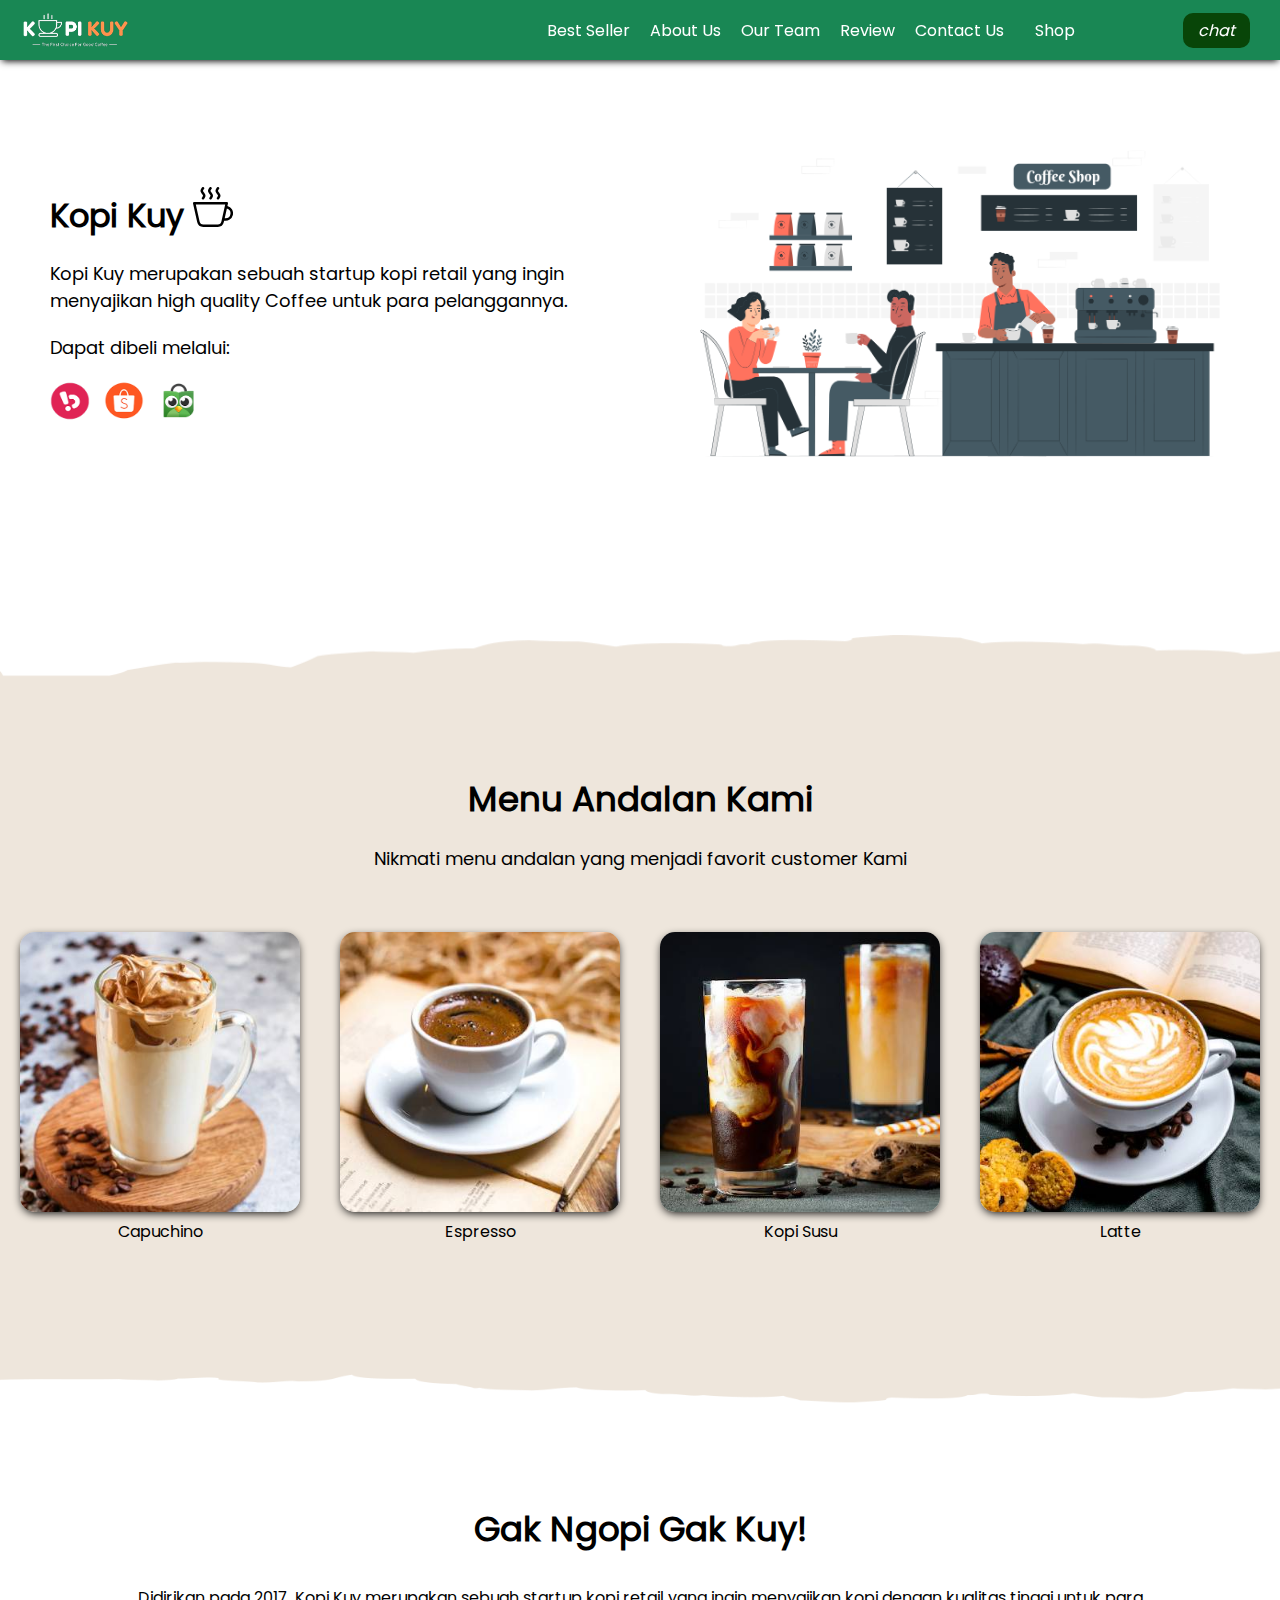
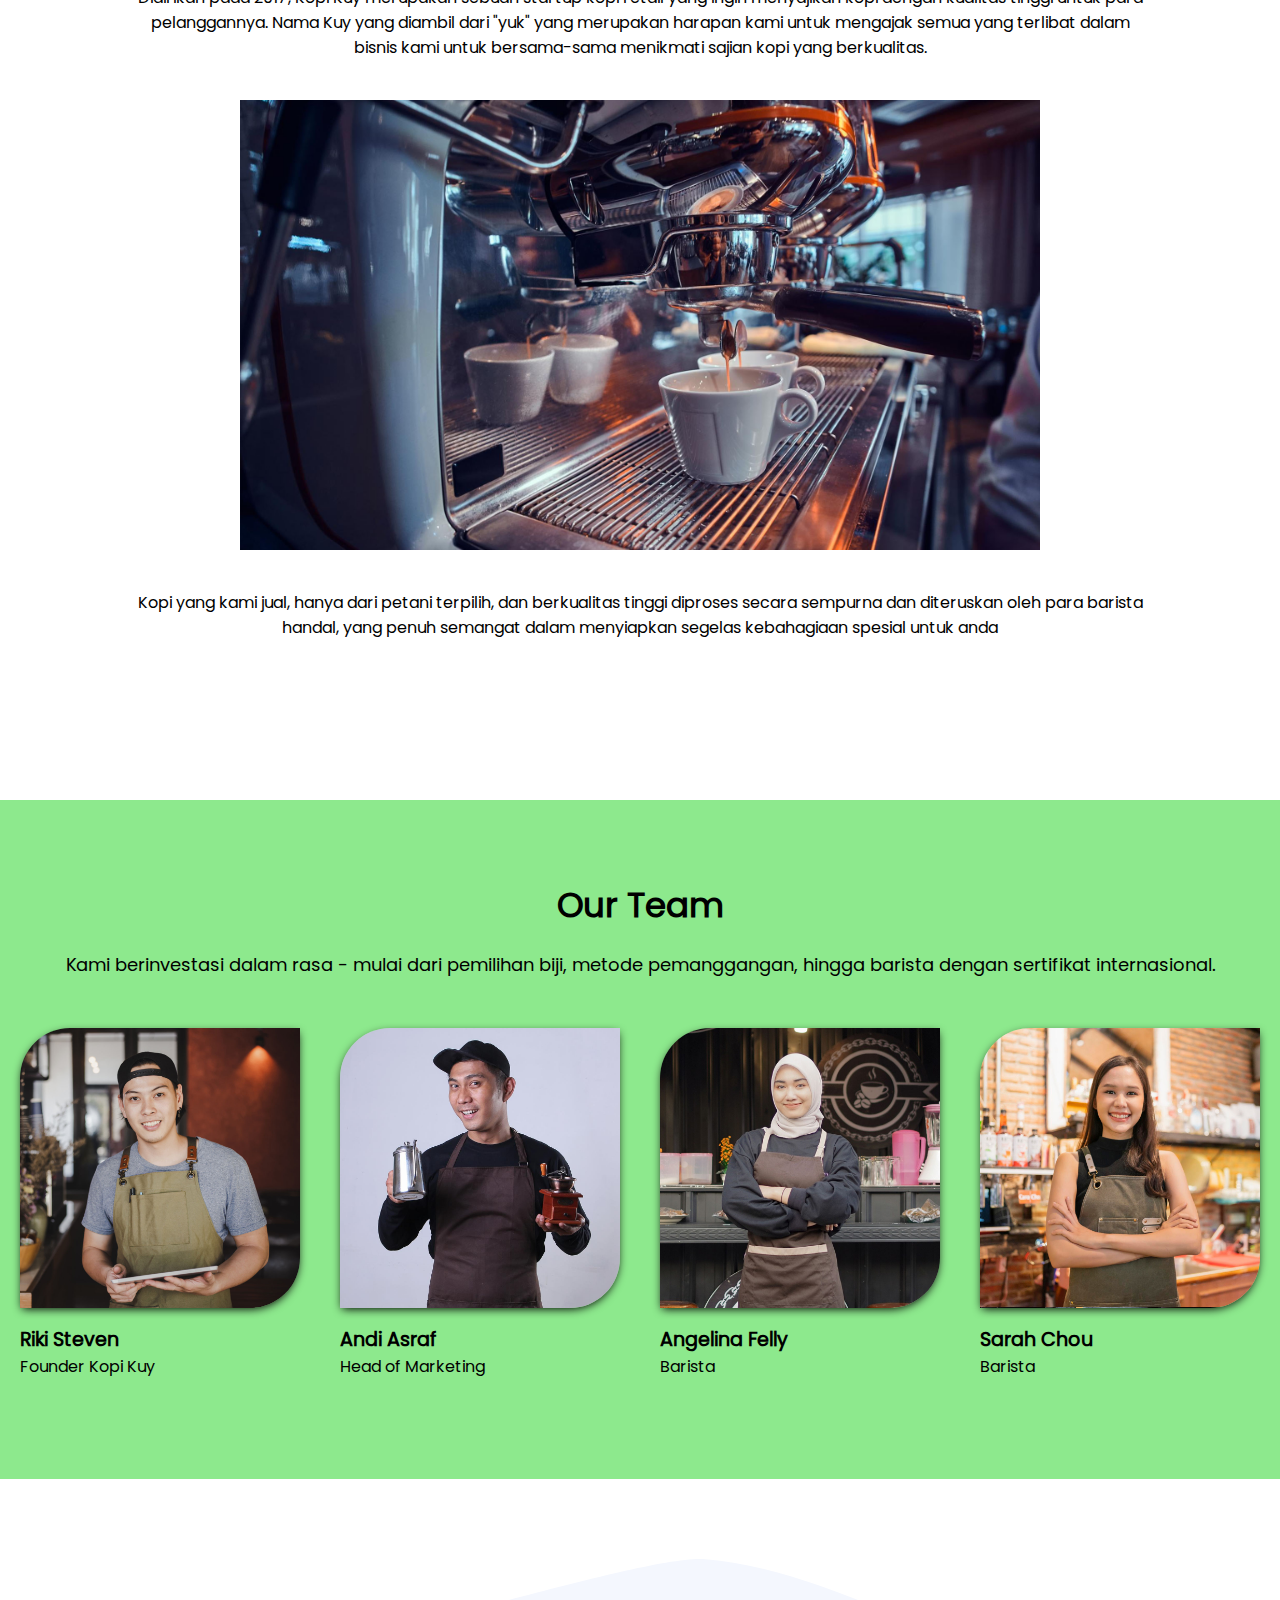
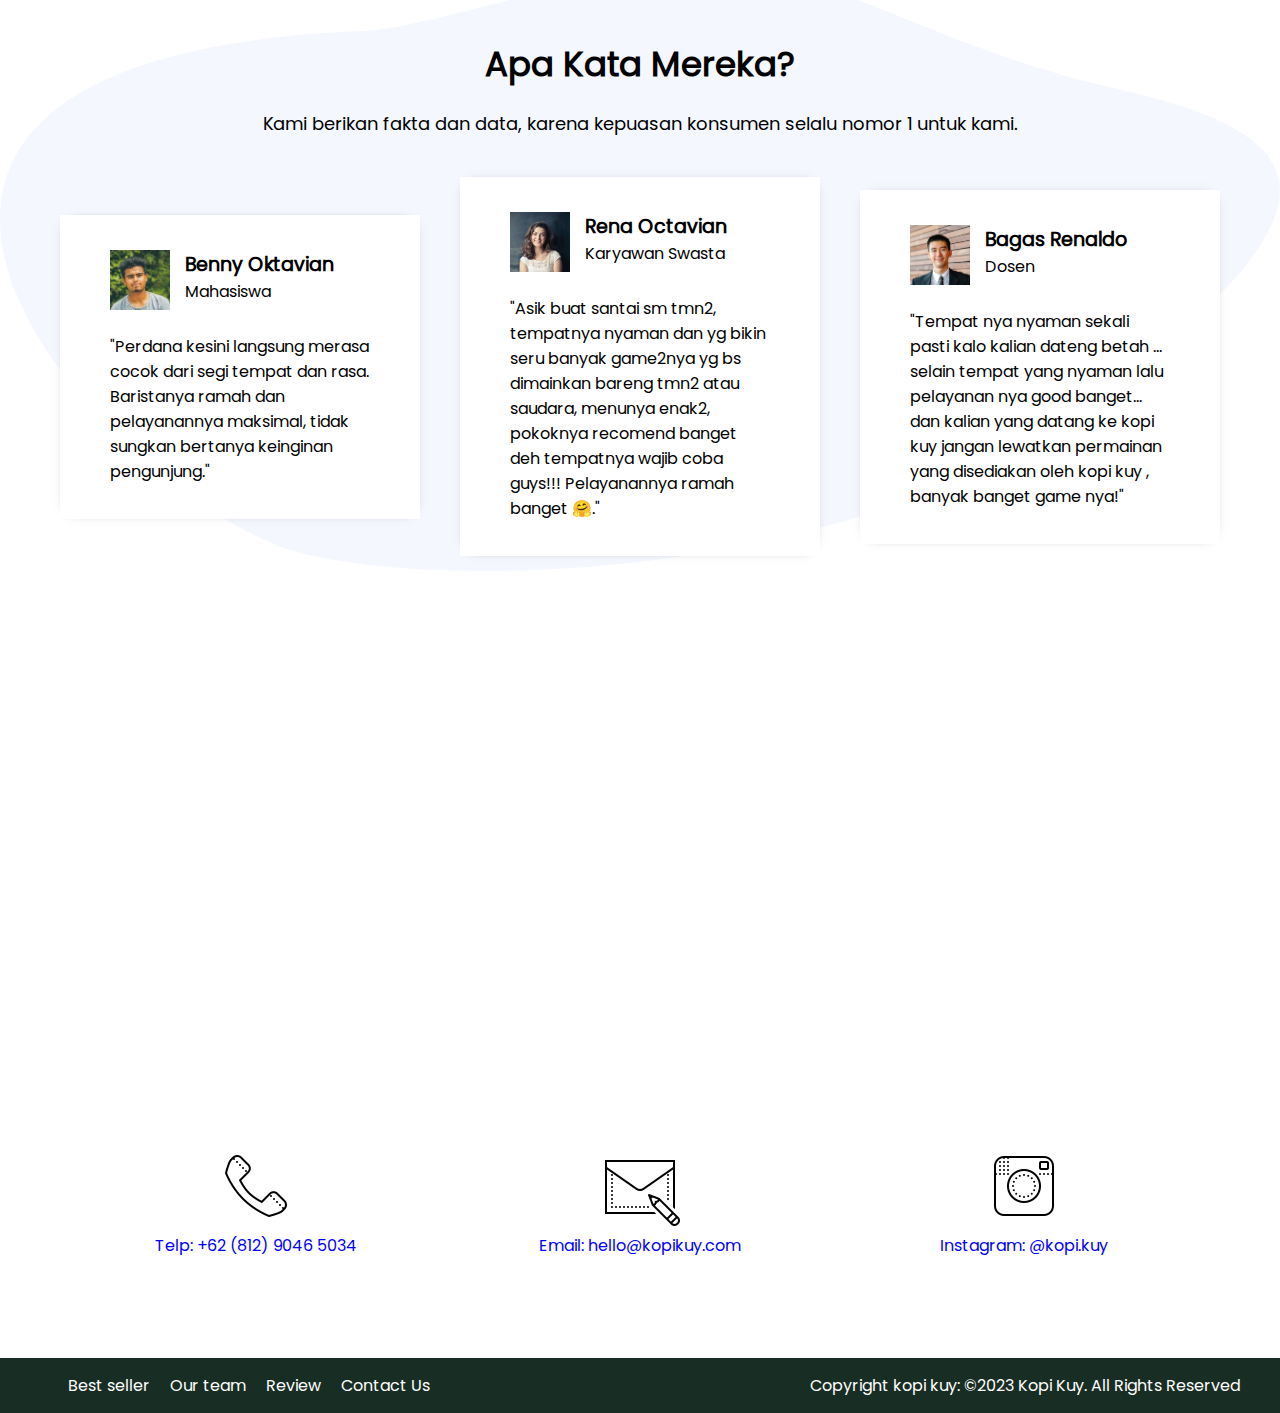
<file: index.html>
<!DOCTYPE html>
<html lang="id">

<head>
    <meta charset="UTF-8">
    <meta http-equiv="X-UA-Compatible" content="IE=edge">
    <meta name="viewport" content="width=device-width, initial-scale=1.0">
    <link rel="shortcut icon" href="images/favicon.ico" type="image/x-icon">
    <title>Website Kopi Kuy</title>
    <link rel="stylesheet" href="css/style.css">
</head>

<body>
    <nav>
        <img class="logo" src="images/logo/logo_kuy.png">
        <div class="navigasi">
            <a href="#best-seller">Best Seller</a>
            <a href="#about-us">About Us</a>
            <a href="#our-team">Our Team</a>
            <a href="#review">Review</a>
            <a href="#contact-us">Contact Us</a>
        </div>
        <a class="shop" href="produk.html">Shop</a>
        <a class="chat" href="https://wa.me/628821154679?text=halo kopi kuy mau tanya dong?">
                    <i class="bi bi-whatsapp">chat</i>
        </a>
    </nav>
<header>
<div class="kiri">
    <h1>Kopi Kuy <img src="images/icon/icon_kopi.svg" alt=""></h1>
    <p>Kopi Kuy merupakan sebuah startup kopi retail yang ingin menyajikan 
        high quality Coffee untuk para pelanggannya.</p>
        <p>Dapat dibeli melalui:</p>
        <div class="olshop">
            <img src="images/logo/logo_bukalapak.png" alt="">
            <img src="images/logo/logo_shopee.png" alt="">
            <img src="images/logo/logo_tokopedia.png" alt="">
        </div>
</div>
<div class="kanan">
    <img src="images/header/header3.png" alt="">
</div>    
</header>
<section class="best-seller" id="best-seller">
<h2>Menu Andalan Kami</h2>
<P>Nikmati menu andalan yang menjadi favorit customer Kami</P>
<div class="produk">
    <img src="images/produk/product_capuchino.jpg" alt="">
    Capuchino
</div>
<div class="produk">
    <img src="images/produk/product_espresso.jpg" alt="">
    Espresso
</div>
<div class="produk">
    <img src="images/produk/product_kopi_susu.jpg" alt="">
    Kopi Susu
</div>
<div class="produk">
    <img src="images/produk/product_latte.jpg" alt="">
    Latte
</div>
</section>
<section class="about-us" id="about-us">
    <h2>Gak Ngopi Gak Kuy!</h2>
    <p>Didirikan pada 2017, Kopi Kuy merupakan sebuah startup kopi retail 
        yang ingin menyajikan kopi dengan kualitas tinggi untuk para pelanggannya. 
        Nama Kuy yang diambil dari "yuk" yang merupakan harapan kami untuk mengajak semua 
        yang terlibat dalam bisnis kami untuk bersama-sama menikmati sajian kopi yang berkualitas.</p>
        <img src="images/about-us/mesin-kopi2.jpg" alt="">
        <p>Kopi yang kami jual, hanya dari petani terpilih, dan berkualitas tinggi diproses 
            secara sempurna dan diteruskan oleh para barista handal, yang penuh semangat 
            dalam menyiapkan segelas kebahagiaan spesial untuk anda</p>
</section>
<section class="our-team" id="our-team"> 
    <h2>Our Team</h2>

    <p>Kami berinvestasi dalam rasa - mulai dari pemilihan biji, metode pemanggangan,
        hingga barista dengan sertifikat internasional. </p>

    <div class="team">
        <img src="images/team/team1.jpg">
        <h3>Riki Steven</h3>
        <p>Founder Kopi Kuy</p>
    </div>

    <div class="team">
        <img src="images/team/team2.jpg">
        <h3>Andi Asraf</h3>
        <p>Head of Marketing</p>
    </div>

    <div class="team">
        <img src="images/team/team3.jpg">
        <h3>Angelina Felly</h3>
        <p>Barista</p>
    </div>

    <div class="team">
        <img src="images/team/team4.jpg">
        <h3>Sarah Chou</h3>
        <p>Barista</p>
    </div>

</section>
<section class="review" id="review">
    <h2>Apa Kata Mereka?</h2>
    <p>Kami berikan fakta dan data, karena kepuasan konsumen selalu nomor 1 untuk kami.</p>
    <div class="testimoni">
        <img src="images/customer/customer1.jpg" alt="">
        <div class="profile">
            <h3>Benny Oktavian</h3>
            <p>Mahasiswa</p>
        </div>
    <p>"Perdana kesini langsung merasa cocok dari segi tempat dan rasa. 
        Baristanya ramah dan pelayanannya maksimal, tidak sungkan bertanya keinginan pengunjung."</p>    
    </div>
    <div class="testimoni">
        <img src="images/customer/customer2.jpg" alt="">
        <div class="profile">
            <h3>Rena Octavian</h3>
            <p>Karyawan Swasta</p>
        </div>
        <p>"Asik buat santai sm tmn2, tempatnya nyaman dan yg bikin seru banyak game2nya 
            yg bs dimainkan bareng tmn2 atau saudara, menunya enak2, pokoknya recomend 
            banget deh tempatnya wajib coba guys!!! Pelayanannya ramah banget 🤗."</p>
    </div>
    <div class="testimoni">
        <img src="images/customer/customer3.jpg" alt="">
        <div class="profile">
            <h3>Bagas Renaldo</h3>
            <p>Dosen</p>
        </div>
        <p>"Tempat nya nyaman sekali pasti kalo kalian dateng betah ... 
            selain tempat yang nyaman lalu pelayanan nya good banget... 
            dan kalian yang datang ke kopi kuy jangan lewatkan permainan yang disediakan 
            oleh kopi kuy , banyak banget game nya!"</p>
    </div>
</section> 
  <section class="contact-us" id="contact-us">
    <iframe src="https://www.google.com/maps/embed?pb=!1m14!1m8!1m3!1d7932.741866032694!2d106.668581!3d-6.214715!3m2!1i1024!2i768!4f13.1!3m3!1m2!1s0x2e69f9912c7f297b%3A0xe5a3a671dae861ab!2sKopi%20kuy!5e0!3m2!1sid!2sid!4v1680617229460!5m2!1sid!2sid"
    allowfullscreen=""loading="lazy"referrerpolicy="no-referrer-when-downgrade">"frameborder="0"></iframe>
    <div class="kontak">
        <img src="images/icon/icon_phone.png" alt="">
        <p>Telp: +62 (812) 9046 5034</p>
    </div>
    <div class="kontak">
        <img src="images/icon/icon_mail.png" alt="">
        <p>Email: hello@kopikuy.com</p>
    </div>
    <div class="kontak">
        <img src="images/icon/icon_instagram.png" alt="">
        <p>Instagram: @kopi.kuy</p>
    </div>
  </section>
<footer>
    <div class="navigasi">
        <a href="Best Seller">Best seller</a>
        <a href="Our Team">Our team</a>
        <a href="review">Review</a>
        <a href="Contact Us">Contact Us</a>
    </div>
    <p>Copyright kopi kuy: ©2023 Kopi Kuy. All Rights Reserved</p>
</footer>
  </body>
</file>
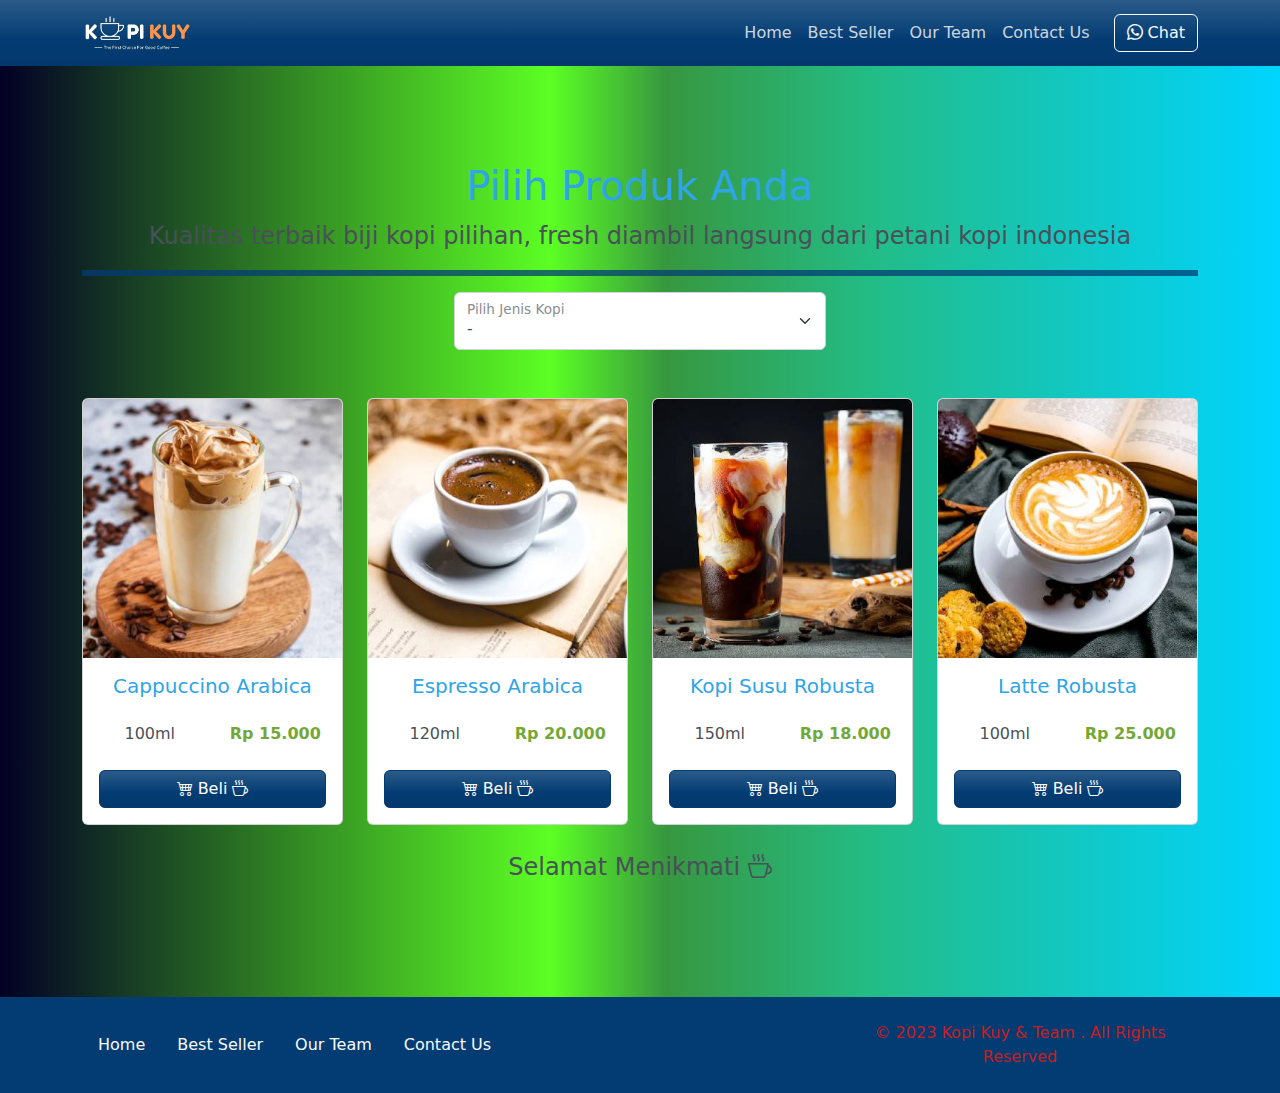
<file: produk.html>
<!DOCTYPE html>
<html lang="id">

<head>
    <meta charset="UTF-8">
    <meta http-equiv="X-UA-Compatible" content="IE=edge">
    <meta name="viewport" content="width=device-width, initial-scale=1.0">
    <link rel="shortcut icon" href="images/favicon/favicon.ico" type="image/x-icon">
    <title>Produk</title>
    <link rel="shortcut icon" href="images/favicon.ico" type="image/x-icon">
    <link rel="stylesheet" href="vendor/bootstrap/cerulean.css">
    <link rel="stylesheet" href="vendor/bootstrap/bootstrap-icons.css">
    <script src="vendor/bootstrap/bootstrap.bundle.min.js"></script>
    <script src="js/jquery-3.6.3.min.js"></script>
    <style>
        /* tulis kode CSS internal di bawah sini */
        body {
            background: rgb(2,0,36);
background: linear-gradient(90deg, rgba(2,0,36,1) 0%, rgba(92,255,36,1) 43%, rgba(55,151,63,1) 52%, rgba(35,188,134,1) 68%, rgba(0,212,255,1) 100%);
        }

        /* Batas Akhir penulisan kode CSS internal */
    </style>
</head>

<body>
    <!-- Tulis Kode Bootstrap Di Bawah Sini -->


    <nav class="navbar navbar-dark bg-info navbar-expand-lg bisadicopy">
        <div class="container">
            <a class="navbar-brand" href="index.html">
                <img src="images/logo/logo_kuy.png" height="40" alt="image">
            </a>
            <button class="navbar-toggler" type="button" data-bs-toggle="collapse" data-bs-target="#navbarNav11"
                aria-controls="navbarNav11" aria-expanded="false" aria-label="Toggle navigation">
                <span class="navbar-toggler-icon"></span>
            </button>
            <div class="collapse navbar-collapse" id="navbarNav11">
                <ul class="navbar-nav ms-auto">
                    <li class="nav-item active">
                        <a class="nav-link" href="index.html">Home</a>
                    </li>
                    <li class="nav-item">
                        <a class="nav-link" href="index.html#best-seller">Best Seller</a>
                    </li>
                    <li class="nav-item">
                        <a class="nav-link" href="index.html#our-team">Our Team</a>
                    </li>
                    <li class="nav-item">
                        <a class="nav-link" href="index.html#contact-us">Contact Us</a>
                    </li>
                </ul>
                <a class="btn btn-outline-light ms-md-3"
                    href="https://wa.me/6281290446155?text=halo kopi kuy mau tanya dong">
                    <i class="bi bi-whatsapp"></i> Chat
                </a>
            </div>
        </div>
    </nav>
    <section class="riki-block produk text-center my-5 py-5">
        <div class="container">
            <h1>Pilih Produk Anda</h1>
            <p class="fs-4">Kualitas terbaik biji kopi pilihan, fresh diambil langsung dari petani kopi indonesia</p>
            <hr class="border border-info border-3 opacity-75">

            <!-- Ini Untuk Select -->
            <div class="form-floating mx-auto col-md-4">
                <select class="form-select" id="select_kopi">
                    <option disable value="-">-</option>
                    <option value="bestseller">Best Seller</option>
                    <option value="arabica">Arabica</option>
                    <option value="robusta">Robusta</option>
                    <option value="nonkopi">Non kopi</option>
                    <option value="cemilan">Cemilan</option>
                    
                </select>
                <label for="select_kopi">Pilih Jenis Kopi</label>
            </div>

            <div id="baris_produk" class="row row-cols-1 row-cols-sm-2 row-cols-md-3 row-cols-lg-4 text-center mt-5">
                <!-- untuk banyakin produk, copynya div class col ya, jangan div baris atau div card -->
                <div class="col mb-4">
                    <div class="card">
                        <img src="images/produk/product_capuchino.jpg" class="card-img-top" alt="...">
                        <div class="card-body">
                            <h5 class="card-title">Cappuccino Arabica</h5>
                            <div class="row hargasize my-4">
                                <div class="col">
                                    100ml
                                </div>
                                <div class="col text-success fw-bold">
                                   Rp 15.000
                                </div>
                            </div>
                            <a href="#" class="btn btn-info w-100"><i class="bi bi-cart4"></i> Beli  <i class="bi bi-cup-hot"></i></a>
                        </div>
                    </div>
                </div>
                <div class="col mb-4">
                    <div class="card">
                        <img src="images/produk/product_espresso.jpg" class="card-img-top" alt="...">
                        <div class="card-body">
                            <h5 class="card-title">Espresso Arabica</h5>
                            <div class="row hargasize my-4">
                                <div class="col">
                                    120ml
                                </div>
                                <div class="col text-success fw-bold">
                                   Rp 20.000
                                </div>
                            </div>
                            <a href="#" class="btn btn-info w-100"><i class="bi bi-cart4"></i> Beli  <i class="bi bi-cup-hot"></i></a>
                        </div>
                    </div>
                </div>
                <div class="col mb-4">
                    <div class="card">
                        <img src="images/produk/product_kopi_susu.jpg" class="card-img-top" alt="...">
                        <div class="card-body">
                            <h5 class="card-title">Kopi Susu Robusta</h5>
                            <div class="row hargasize my-4">
                                <div class="col">
                                    150ml
                                </div>
                                <div class="col text-success fw-bold">
                                   Rp 18.000
                                </div>
                            </div>
                            <a href="#" class="btn btn-info w-100"><i class="bi bi-cart4"></i> Beli  <i class="bi bi-cup-hot"></i></a>
                        </div>
                    </div>
                </div>
                <div class="col mb-4">
                    <div class="card">
                        <img src="images/produk/product_latte.jpg" class="card-img-top" alt="...">
                        <div class="card-body">
                            <h5 class="card-title">Latte Robusta</h5>
                            <div class="row hargasize my-4">
                                <div class="col">
                                    100ml
                                </div>
                                <div class="col text-success fw-bold">
                                   Rp 25.000
                                </div>
                            </div>
                            <a href="#" class="btn btn-info w-100"><i class="bi bi-cart4"></i> Beli    <i class="bi bi-cup-hot"></i></a>
                        </div>
                    </div>
                </div>

            </div>
            <p class="fs-4 d-block">Selamat Menikmati  <i class="bi bi-cup-hot"></i></p>
        </div>
    </section>
    <footer class="riki-block footer-small py-4 bg-info">
        <div class="container">
            <div class="row align-items-center">
                <div class="col-12 col-md-8">
                    <ul class="nav justify-content-center justify-content-md-start">
                        <li class="nav-item active">
                            <a class="nav-link text-light" href="index.html">Home</a>
                        </li>
                        <li class="nav-item">
                            <a class="nav-link text-light" href="index.html#best-seller">Best Seller</a>
                        </li>
                        <li class="nav-item">
                            <a class="nav-link text-light" href="index.html#our-team">Our Team</a>
                        </li>
                        <li class="nav-item">
                            <a class="nav-link text-light" href="index.html#contact-us">Contact Us</a>
                        </li>
                    </ul>
                </div>

                <div class="col-12 col-md-4 mt-4 mt-md-0 text-center text-md-right text-danger">
                    © 2023 Kopi Kuy &amp; Team . All Rights Reserved
                </div>
            </div>
        </div>
    </footer>

    <!-- Batas Akhir penulisan kode Bootstrap -->
    <script>
        /* Tulis Javascript Di bawah Sini */
 
        var sumber = "https://rikikurnia.com/prakerja/api/kopi"
        var sumber2 = "data.json"
        var data_json, data_kopi = []

        $.getJSON(sumber2).then(function (data_mentah) {
            data_json = data_mentah
            console.log(data_json)
        })

        select_kopi.onchange = function () {
            var pilihan = select_kopi.value
            console.log(pilihan)
            data_kopi = data_json[pilihan]
            console.log(data_kopi)
            tampilkan_data()
        }

        function tampilkan_data() {
            baris_produk.innerHTML = ""
            data_kopi.forEach(kopi => {
                baris_produk.innerHTML += `<div class="col mb-4">
                    <div class="card">
                        <img src="${kopi.foto}"
                            class="card-img-top" alt="...">
                        <div class="card-body">
                            <h5 class="card-title">${kopi.nama}</h5>
                            <div class="row hargasize my-4">
                                <div class="col">
                                    ${kopi.size}
                                </div>
                                <div class="col text-primary fw-bold">
                                    ${kopi.harga}
                                </div>
                            </div>
                            <a href="${kopi.link}" class="btn btn-success bg-primary w-100"><i class="bi bi-cart4"></i> Beli</a>
                        </div>
                    </div>
                </div>`
            })
        }

        /* Batas Akhir penulisan kode Javascript */
    </script>
</body>
  
</html>
</file>
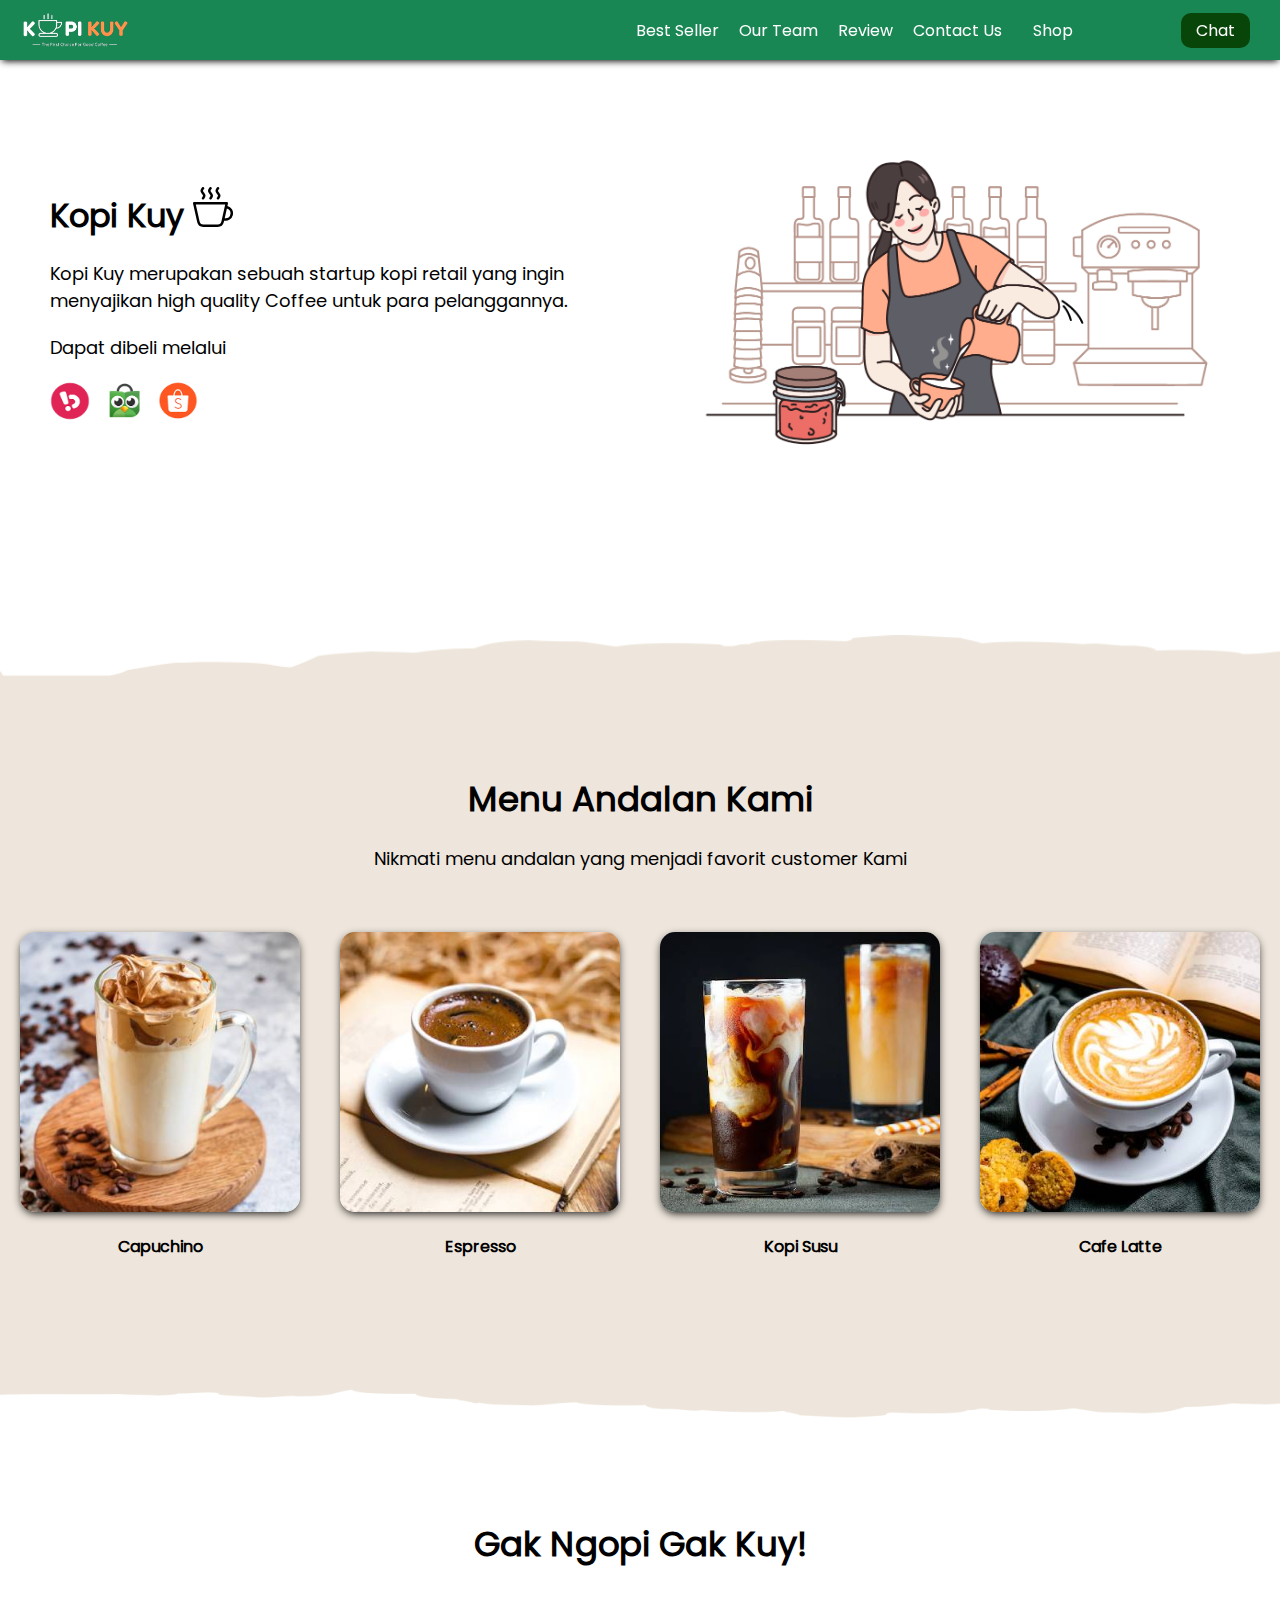
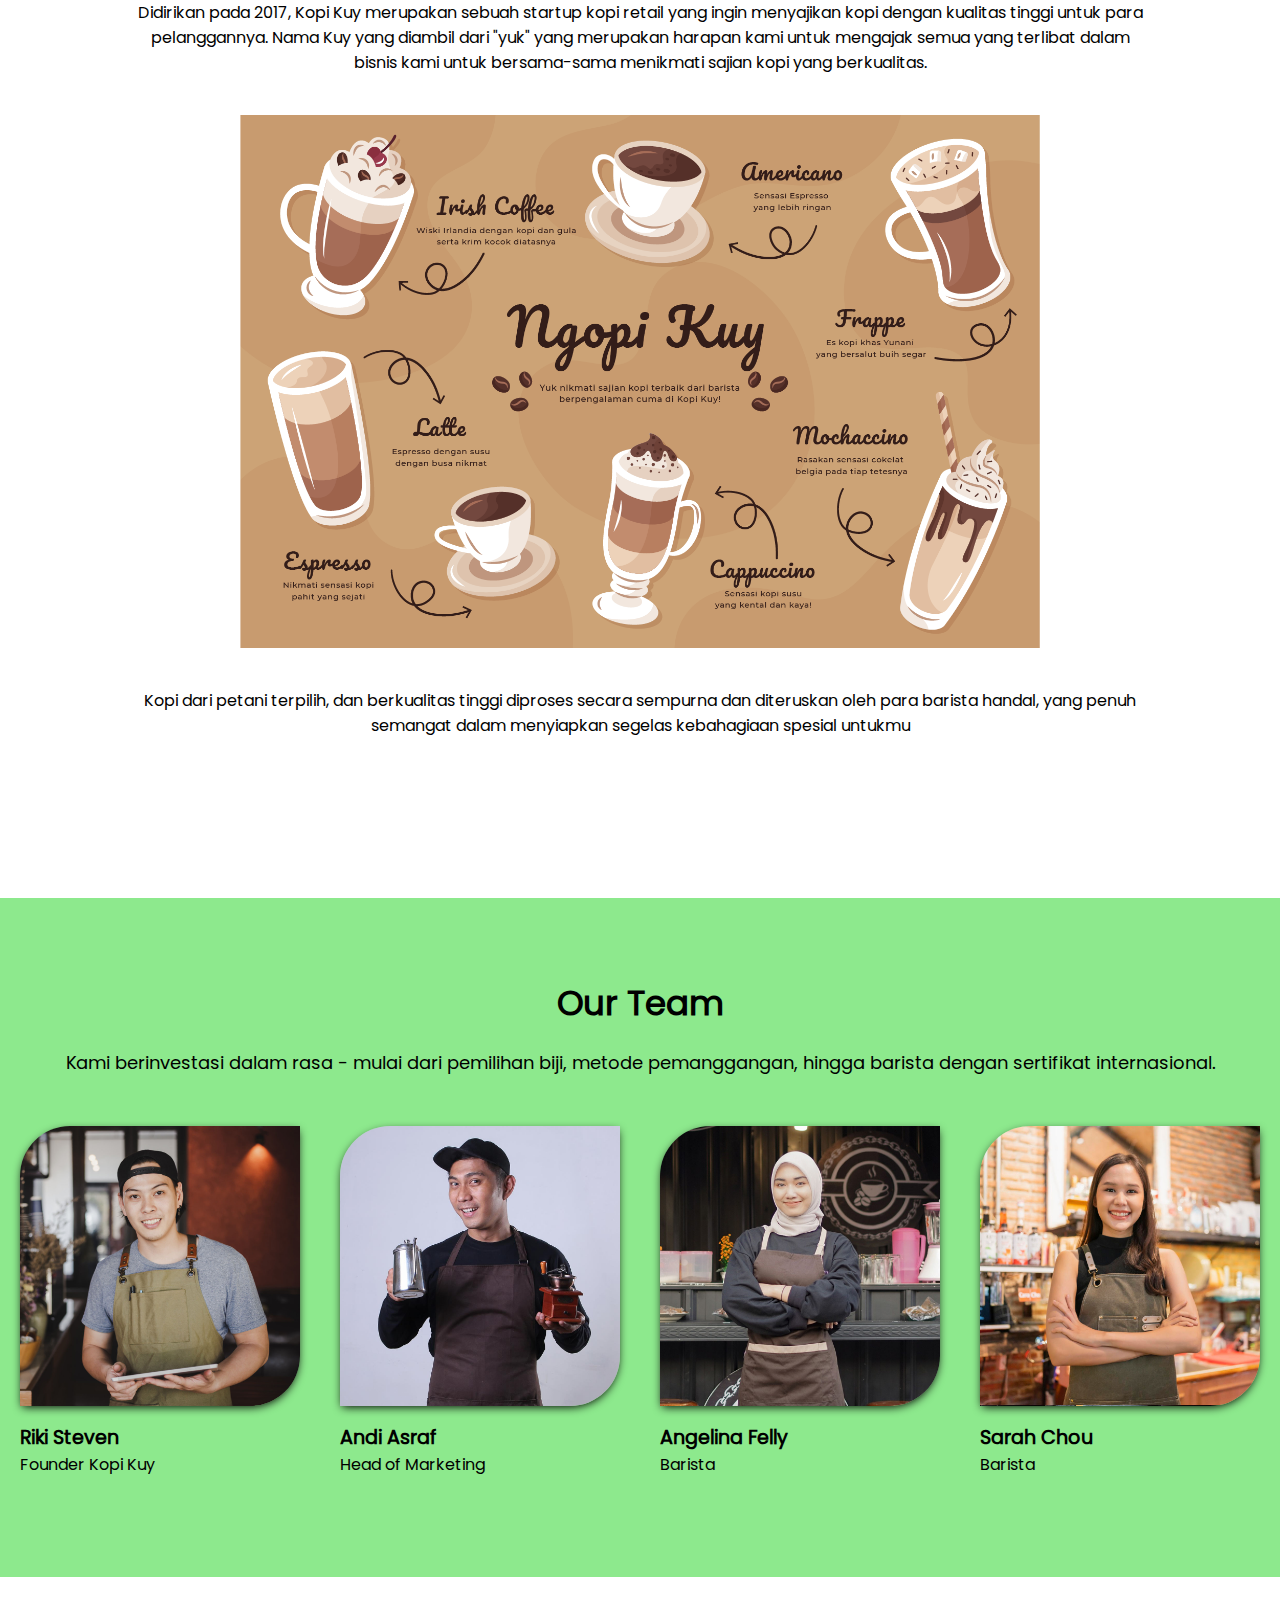
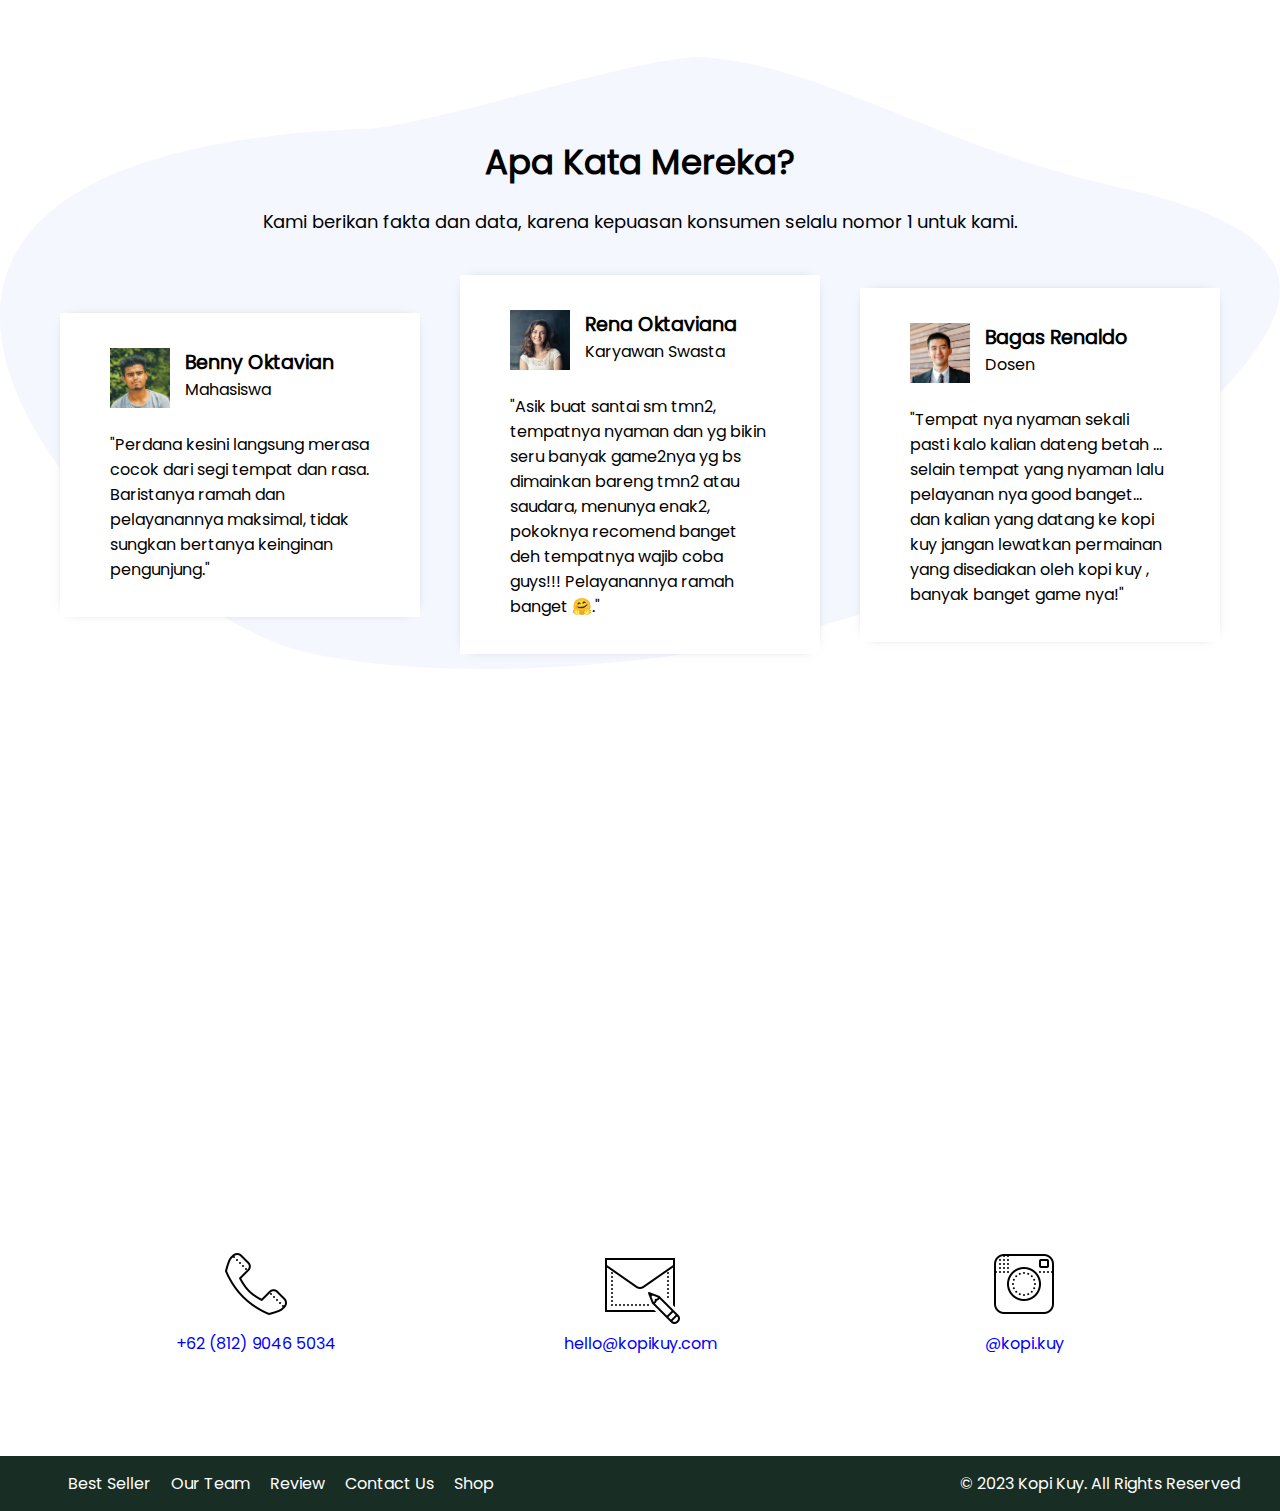
<file: test.html>
<!DOCTYPE html>
<html lang="id">

<head>
    <meta charset="UTF-8">
    <meta http-equiv="X-UA-Compatible" content="IE=edge">
    <meta name="viewport" content="width=device-width, initial-scale=1.0">
    <link rel="shortcut icon" href="images/favicon.ico" type="image/x-icon">
    <title>Website Kopi Kuy</title>
    <link rel="stylesheet" href="css/style.css">
</head>

<body>
    <nav>
        <img class="logo" src="images/logo/logo_kuy.png">
        <div class="navigasi">
            <a href="#best-seller">Best Seller</a>
            <a href="#our-team">Our Team</a>
            <a href="#review">Review</a>
            <a href="#contact-us">Contact Us</a>
        </div>
        <a class="shop" href="produk.html">Shop</a>
        <a class="chat" href="https://wa.me/nomor_hp_anda_pakai_62" target="_blank">Chat</a>
    </nav>

    <!-- Tulis Kode Setelah panah di bawah ini -->

    <header>
        <div class="kiri">
            <h1>Kopi Kuy <img src="images/icon/icon_kopi.svg"></h1>

            <p>Kopi Kuy merupakan sebuah startup kopi retail yang ingin menyajikan high
                quality Coffee untuk para pelanggannya.</p>

            <p>Dapat dibeli melalui</p>

            <div class="olshop">
                <img src="images/logo/logo_bukalapak.png" alt="">
                <img src="images/logo/logo_tokopedia.png" alt="">
                <img src="images/logo/logo_shopee.png" alt="">
            </div>
        </div>

        <div class="kanan">
            <img src="images/header/header1.png">
        </div>
    </header>

    <section id="best-seller" class="best-seller">

        <h2>Menu Andalan Kami</h2>

        <p>Nikmati menu andalan yang menjadi favorit customer Kami</p>

        <div class="produk">
            <img src="images/produk/product_capuchino.jpg" alt="">
            <p>Capuchino</p>
        </div>

        <div class="produk">
            <img src="images/produk/product_espresso.jpg" alt="">
            <p>Espresso</p>
        </div>

        <div class="produk">
            <img src="images/produk/product_kopi_susu.jpg" alt="">
            <p>Kopi Susu</p>
        </div>

        <div class="produk">
            <img src="images/produk/product_latte.jpg" alt="">
            <p>Cafe Latte</p>
        </div>

    </section>


    <section id="about-us" class="about-us">
        <h2>Gak Ngopi Gak Kuy!</h2>
        <p>
            Didirikan pada 2017, Kopi Kuy merupakan sebuah startup kopi retail yang ingin menyajikan kopi
            dengan kualitas tinggi
            untuk para pelanggannya. Nama Kuy yang diambil dari "yuk" yang merupakan harapan kami untuk
            mengajak semua yang terlibat dalam bisnis kami untuk bersama-sama menikmati sajian kopi yang
            berkualitas.
        </p>
        <img src="images/about-us/aset_kopi_jumbo.png">
        <p>
            Kopi dari petani terpilih, dan berkualitas tinggi diproses secara sempurna dan diteruskan
            oleh para barista handal,
            yang penuh semangat dalam menyiapkan segelas kebahagiaan spesial untukmu
        </p>
    </section>

    <section class="our-team" id="our-team">

        <h2>Our Team</h2>

        <p>Kami berinvestasi dalam rasa - mulai dari pemilihan biji, metode pemanggangan,
            hingga barista dengan sertifikat internasional. </p>

        <div class="team">
            <img src="images/team/team1.jpg">
            <h3>Riki Steven</h3>
            <p>Founder Kopi Kuy</p>
        </div>

        <div class="team">
            <img src="images/team/team2.jpg">
            <h3>Andi Asraf</h3>
            <p>Head of Marketing</p>
        </div>

        <div class="team">
            <img src="images/team/team3.jpg">
            <h3>Angelina Felly</h3>
            <p>Barista</p>
        </div>

        <div class="team">
            <img src="images/team/team4.jpg">
            <h3>Sarah Chou</h3>
            <p>Barista</p>
        </div>

    </section>

    <section id="review" class="review">
        <h2>Apa Kata Mereka?</h2>

        <p>Kami berikan fakta dan data, karena kepuasan konsumen selalu nomor 1 untuk kami.</p>

        <div class="testimoni">
            <img src="images/customer/customer1.jpg">
            <div class="profile">
                <h3>Benny Oktavian</h3>
                <p>Mahasiswa</p>
            </div>
            <p>"Perdana kesini langsung merasa cocok dari segi tempat dan rasa. Baristanya ramah
                dan pelayanannya maksimal, tidak sungkan bertanya keinginan pengunjung."</p>
        </div>

        <div class="testimoni">
            <img src="images/customer/customer2.jpg">
            <div class="profile">
                <h3>Rena Oktaviana</h3>
                <p>Karyawan Swasta</p>
            </div>
            <p>"Asik buat santai sm tmn2, tempatnya nyaman dan yg bikin seru banyak game2nya yg bs
                dimainkan bareng tmn2 atau saudara, menunya enak2, pokoknya recomend banget deh
                tempatnya wajib coba guys!!! Pelayanannya ramah banget 🤗."</p>
        </div>

        <div class="testimoni">
            <img src="images/customer/customer3.jpg">
            <div class="profile">
                <h3>Bagas Renaldo</h3>
                <p>Dosen</p>
            </div>
            <p>"Tempat nya nyaman sekali pasti kalo kalian dateng betah ... selain tempat yang
                nyaman lalu pelayanan nya good banget... dan kalian yang datang ke kopi kuy jangan
                lewatkan permainan yang disediakan oleh kopi kuy , banyak banget game nya!"</p>
        </div>
    </section>

    <section class="contact-us" id="contact-us">

        <iframe
            src="https://www.google.com/maps/embed?pb=!1m14!1m8!1m3!1d7932.741866032694!2d106.668581!3d-6.214715!3m2!1i1024!2i768!4f13.1!3m3!1m2!1s0x2e69f9912c7f297b%3A0xe5a3a671dae861ab!2sKopi%20kuy!5e0!3m2!1sid!2sid!4v1680617229460!5m2!1sid!2sid"
            allowfullscreen="" loading="lazy" referrerpolicy="no-referrer-when-downgrade"></iframe>

        <div class="kontak">
            <img src="images/icon/icon_phone.png">
            <p>+62 (812) 9046 5034</p>
        </div>

        <div class="kontak">
            <img src="images/icon/icon_mail.png">
            <p>hello@kopikuy.com</p>
        </div>

        <div class="kontak">
            <img src="images/icon/icon_instagram.png">
            <a href="https://instagram.com" role="button">
                <p>@kopi.kuy</p>
            </a>
        </div>

    </section>

    <footer>
        <div class="navigasi">
            <a href="#best-seller">Best Seller</a>
            <a href="#our-team">Our Team</a>
            <a href="#review">Review</a>
            <a href="#contact-us">Contact Us</a>
            <a href="produk.html">Shop</a>
        </div>
        <p>© 2023 Kopi Kuy. All Rights Reserved</p>
    </footer>


    
</body>

</html>
</file>
<file: css/style.css>
/* Kode * di bawah ini untuk mereset tampilan setiap web browser supaya seragam */

* {
   box-sizing: border-box;
   margin: 0;
   padding: 0;
}

html {
   /* scroll-behavior: smooth agar scroll ketika klik pada navigasi menjadi halus */
   scroll-behavior: smooth;
}

/* 
Kode di bawah ini untuk mengatur nav sampai footer agar memiliki tampilan flexibel
selengkapnya akan di bahas di hari ke 3
*/

nav,
header,
section,
footer {
   /* 
      display: flex memiliki pengaturan yang dapat mengatur agar elemen
      di dalamnya memiliki ukuran yang fleksibel
      digunakan saat ada elemen yang isinya lebih dari satu kolom
   */
   display: flex;
   /* 
      align-items: center mengatur elemen di dalamnya rata tengah vertikal
   */
   align-items: center;

   /* 
      justify-content: center mengatur elemen di dalamnya rata tengah horizontal
   */
   justify-content: center;

   /* 
      flex-wrap: wrap mengatur agar jika lebar elemen berlebih, maka elemen
      akan otomatis diletakan di baris baru (tidak dipaksakan di satu baris)
   */
   flex-wrap: wrap;
}



/* 
Kode @font-face untuk menginstall font ke dalam Website 
src adalah untuk lokasi fontnya, font dapat di cari di website https://fonts.google.com/
dengan memberi nama family, maka kita mendaftarkan font tersebut ke dalam website
*/

@font-face {
   src: url(../fonts/poppins.woff2);
   font-family: 'Poppins';
}

body {
   /* 
   mendaftarkan semua teks pada body menjadi family Poppins 
   kenapa pada body? karena elemen body membungkus semua elemen dari nav section sampai footer
   */
   font-family: 'Poppins';
}

/*
Misalnya ada font dari google yang bernama Irish Grover yang berada di:
https://fonts.gstatic.com/s/irishgrover/v23/buExpoi6YtLz2QW7LA4flVgv__RP.woff2

maka bisa coba copy kode berikut untuk menginstall font tadi:

@font-face {
  font-family: 'Irish Grover';
  font-style: normal;
  font-weight: 400;
  src: url(https://fonts.gstatic.com/s/irishgrover/v23/buExpoi6YtLz2QW7LA4flVgv__RP.woff2) format('woff2');
}

Jika kode di atas sudah di copy
Nanti pada element yang ingin menggunakan font Irish Grover Tadi, tinggal diganti font-familynya
misal mau mengganti h1 dan h2 maka kodenya sebagai berikut:

h1,h2 {
   font-family: 'Irish Grover';
}

*/


a {
   /* menghilangkan garis bawah pada link */
   text-decoration: none;

   /* 
   color: adalah untuk mengganti warna tulisan.
   color:unset digunakan pada a untuk menghilangkan warna bawaan pada link (biasanya warna biru) 
   */
   color: unset;
}

h2 {
   /* mengatur ukuran huruf ke 34 pixel */
   font-size: 34px;
}

h3 {
   /* mengatur ukuran huruf ke 1.2rem */
   font-size: 1.2rem;
}

h1,
h2,
h3 {
   /* mengatur tebal huruf bisa bold, normal*/
   font-weight: bold;
}

img {
   /* 
      kode max-width artinya lebar maksimal
      mengatur agar semua elemen img memiliki lebar maksimal 100% agar
      besar gambar tidak melebihi layar ataupun elemen pembungkus
   */
   max-width: 100%;
}

/* Navigasi */

nav {
   /* 
   background-color mengatur warna latar belakang 
   untuk pengguna hp, pergantian warna tidak bisa seperti vs code
   hanya dapat menggunakan warna bahasa inggris seperti: red, green, brown, purple dsb
   untuk pengguna vscode silahkan arahkan mouse ke kotak warna di bawah
   untuk mengganti warna sesuai keinginan
   */
   background-color: #198754;

   /* box-shadow membuat efek bayangan */
   box-shadow: 0 3px 7px -2px #000;

   /* width mengatur lebar elemen. 100% agar lebarnya full dari kiri sampai kanan layar */
   width: 100%;

   /* 
   padding digunakan untuk memberi jarak ke dalam. 
   efeknya bila digunakan pada elemen yang memiliki warna latar akan membuat elemen tersebut 'gemuk'
   padding-top artinya jarak ke atas, nilai padding dapat berupa
   padding-top, padding-bottom, padding-left, padding-right
   */
   padding-top: 10px;
   padding-bottom: 10px;

   /* 
   position mengatur posisi elemen, position:fixed supaya elemen nav akan ikut menempel di atas layar
   saat kita scroll ke bawah. Jika ingin navigasi gak nempel, bisa menggunakan position:static;
   */
   position: fixed;

   /* Nilai z-index semakin besar, maka elemen akan semakin di depan */
   z-index: 500;
}

img.logo {
   /* height mengatur tinggi elemen */
   height: 40px;
   /* penjelasan margin mirip dengan padding, fungsinya untuk memberi jarak pada elemen */
   margin-left: 20px;
}

div.navigasi {
   margin-left: auto;
   margin-right: 15px;
}

nav a {
   color: #fff;
   padding-left: 8px;
   padding-right: 8px;
}

a.shop {
   margin-right: 100px;
}

a.chat {
   margin-right: 30px;
   background-color: rgb(8, 69, 8);
   color: #fff;
   padding-top: 5px;
   padding-right: 15px;
   padding-bottom: 5px;
   padding-left: 15px;
   border-radius: 10px;
}


/* 
   PERHATIKAN bahwa dalam mengatur elemen, nama elemen langsung ditulis
   sedangkan untuk mengatur class, dibutuhkan tanda titik (.) terlebih dulu
   img {} berarti seluruh elemen dengan tag img (<img src="....">), 
   sedangkan .img artinya hanya elemen dengan class img (<img class="img" src="...">) 
*/


/* HEADER */


header,
section {
   /*
    padding mengatur jarak ke dalam
    pada padding dan margin ditambahkan top / right / bottom / top 
    untuk mengatur jarak masing-masing 
   */
   padding-top: 80px;
   padding-bottom: 80px;

   /* margin mengatur jarak ke luar */
   margin-bottom: 80px;
}

/* penulisan CSS dapat digabung dengan beberapa elemen */
header div.kiri,
header div.kanan {
   /* width mengatur lebar elemen. 50% artinya setengah ukuran elemen pembungkus */
   width: 50%;
   padding: 50px;
}

header h1 {
   margin-bottom: 20px;
}

header p {
   /* font-size digunakan untuk mengatur ukuran huruf */
   font-size: 18px;
   margin-bottom: 20px;
}

div.olshop img {
   width: 40px;
   /* aspect-ratio:1 agar tinggi menyesuaikan width */
   aspect-ratio: 1;
   margin-right: 10px;
}

/* Best Seller */

section.best-seller {
   position: relative;

   /* background-color mengatur warna latar belakang elemen */
   background-color: #EEE6DC;

   /* text-align mengatur rata tulisan, bisa bernilai: left, right, center, justify */
   text-align: center;
}

/* 
terkait position, after, dan before memerlukan pemahaman mendalam
terkait layout pada CSS untuk dapat memahami secara penuh 
*/

section.best-seller::before,
section.best-seller::after {
   position: absolute;
   content: "";
   width: 100%;
   height: 76px;

   /* background-image untuk menambahkan gambar sebagai background */
   background-image: url(../images/background/garis-atas.png);

   /*background-size agar gambar latar menyesuaikan tinggi / lebar elemen */
   background-size: cover;

   top: -60px;
   left: 0;
}

section.best-seller::after {
   height: 60px;
   background-image: url(../images/background/garis-bawah.png);
   top: unset;
   bottom: -60px;
}

section.best-seller h2 {
   margin-bottom: 20px;
   width: 100%;
}

/* 
Penulisan section.best-seller > p berarti mengatur elemen p yang langsung
di bungkus oleh elemen <section class="best-seller">
aturan ini tidak berlaku untuk elemen <p> yang ada di dalam <div class="produk">
*/

section.best-seller>p {
   font-size: 18px;
   margin-bottom: 40px;
   width: 100%;
}

div.produk {
   /* 
      Penulisan padding dan margin seperti padding:20px ini penulisan singkat 
      yang berarti top, right, bottom, left nilainya sama, yaitu 20px 
   */
   padding: 20px;
   width: 25%;
}

div.produk img {
   /* transition membuat animasi transisi dari perubahan style, 0.3s berarti 0.3 detik */
   transition: all 0.3s ease;

   /* border-radius  Membuat sudut membulat */
   border-radius: 15px;

   /* box-shadow membuat efek bayangan */
   box-shadow: 0 3px 10px -2px #000;
}

/*

kode div.produk img:hover akan dijalankan saat mouse ada di atas elemen <img> yang ada
di dalam <div class="produk"> 
karena ada efek transition pada div.produk img 
maka akan menghasilkan efek animasi yang smooth

*/
div.produk img:hover {

   /* membuat transformasi, bisa berupa scale(1.05), rotate(180deg), translateY(-50px), dsb */
   transform: scale(0.9);
   border-radius: 50%;
}

div.produk p {
   margin-top: 15px;
   font-weight: bold;
}



/* About US */

section.about-us {
   /* max-width: 80%; mengatur lebar maksimal elemen tidak boleh melebihi 80% layar */
   max-width: 80%;

   /* margin-left dan margin-right auto akan membuat posisi elemen berada di tengah */
   margin-left: auto;
   margin-right: auto;
   text-align: center;
}

section.about-us h2 {
   margin-bottom: 30px;
   width: 100%;
}

section.about-us img {
   /* 
      Penulisan width: 800px dan max-width: 100% mengatur agar
      elemen memiliki lebar 800px namun tidak boleh melebihi 100% ukuran layar
   */
   width: 800px;
   max-width: 100%;
   margin: auto;
}

/*
section.about-us p:nth-child(2) berarti mengatur elemen ke 2 dengan jenis <p>
yang ada di dalam <section class="about-us">
*/

section.about-us p:nth-child(2) {
   margin-bottom: 40px;
}

section.about-us p:nth-child(4) {
   margin-top: 40px;
}


/* OUR TEAM */

section.our-team {
   background-color: rgb(141, 233, 141);
   /*
   background-size= contain;
   */
   
}

section.our-team h2 {
   margin-bottom: 20px;
   width: 800px;
   max-width: 100%;
   margin-left: auto;
   margin-right: auto;
   align-items: center;
   text-align: center;
}

section.our-team>p {
   margin-bottom: 30px;
   font-size: 18px;
   text-align: center;
   width: 800px;
   max-width: 100%;
   margin-left: auto;
   margin-right: auto;
   width: 100%;
}

div.team {
   width: 25%;
   padding: 20px;
}

div.team img {
   width: 100%;
   aspect-ratio: 1/1;
   object-fit: cover;
   box-shadow: 0 3px 10px -2px #000;
   border-radius: 50px 0px 50px 0px;
   margin-bottom: 10px;
}


/* REVIEW */

section.review {
   background-image: url(../images/background/bg-review.svg);
   /* 
      background-size: contain;
      membuat gambar latar belakang tidak terpotong
   */
   background-size: contain;

   /* 
      background-repeat: no-repeat;
      membuat gambar latar belakang tidak diulang (duplikat)
   */
   background-repeat: no-repeat;
   padding-left: 40px;
   padding-right: 40px;
   justify-content: space-around;
   /* align-items: stretch; membuat tinggi elemen di dalam .review .baris seragam */
   text-align: center;
}

section.review h2 {
   margin-bottom: 20px;
   width: 100%;
}

section.review>p {
   margin-bottom: 40px;
   font-size: 18px;
   width: 100%;
}

div.testimoni {
   width: 30%;
   display: flex;
   flex-wrap: wrap;
   padding: 35px 50px;
   box-shadow: 0px 0px 12px -10px #000;
   background-color: #fff;
}

div.testimoni img {
   width: 60px;
   height: 60px;
   margin-right: 15px;
   object-fit: cover;
}

div.profile {
   text-align: left;
   display: block;
   margin-bottom: 30px;
   width: calc(100% - 75px);
}

div.profile p {
   width: 100%;
   text-align: left;
}

div.testimoni>p {
   width: 100%;
   text-align: left;
}


/* CONTACT US */
section.contact-us {
   margin-bottom: 20px;
}

section.contact-us iframe {
   width: 100%;
   height: 300px;
   border: 0;
}

div.kontak {
   width: 30%;
   /* color mengatur warna tulisan */
   color: blue;
   text-align: center;
   margin-top: 50px;
}


/* FOOTER */

footer {
   background-color: #182d23;
   padding-top: 15px;
   padding-bottom: 15px;
   color: #fff;
   padding-right: 40px;
   padding-left: 40px;
}

footer div.navigasi {
   margin-left: 20px;
   margin-right: auto;
}

footer div.navigasi a {
   padding: 8px;
}

/* UNTUK kode RESPONSIF hari ke 3 tulis DI BAWAH sini */

@media (max-width:600px) {

   header div.kiri,
   header div.kanan {
      width: 100%;
      padding: 25px;
      text-align: center;
   }

   div.navigasi {
      display: none;
   }

   a.shop {
      margin-right: 20px;
      margin-left: auto;
   }

   div.produk,
   div.team,
   div.kontak {
      width: 50%;
   }

   div.testimoni {
      width: 100%;
      margin-bottom: 30px;
   }

}

/* Kode CSS Selesai di sini */
</file>
<file: vendor/bootstrap/cerulean.css>
@charset "UTF-8";/*!
 * Bootswatch v5.2.3 (https://bootswatch.com)
 * Theme: cerulean
 * Copyright 2012-2022 Thomas Park
 * Licensed under MIT
 * Based on Bootstrap
*//*!
 * Bootstrap  v5.2.3 (https://getbootstrap.com/)
 * Copyright 2011-2022 The Bootstrap Authors
 * Copyright 2011-2022 Twitter, Inc.
 * Licensed under MIT (https://github.com/twbs/bootstrap/blob/main/LICENSE)
 */:root{--bs-blue:#033c73;--bs-indigo:#6610f2;--bs-purple:#6f42c1;--bs-pink:#e83e8c;--bs-red:#c71c22;--bs-orange:#fd7e14;--bs-yellow:#dd5600;--bs-green:#73a839;--bs-teal:#20c997;--bs-cyan:#2fa4e7;--bs-black:#000;--bs-white:#fff;--bs-gray:#868e96;--bs-gray-dark:#343a40;--bs-gray-100:#f8f9fa;--bs-gray-200:#e9ecef;--bs-gray-300:#dee2e6;--bs-gray-400:#ced4da;--bs-gray-500:#adb5bd;--bs-gray-600:#868e96;--bs-gray-700:#495057;--bs-gray-800:#343a40;--bs-gray-900:#212529;--bs-primary:#2fa4e7;--bs-secondary:#e9ecef;--bs-success:#73a839;--bs-info:#033c73;--bs-warning:#dd5600;--bs-danger:#c71c22;--bs-light:#f8f9fa;--bs-dark:#343a40;--bs-primary-rgb:47,164,231;--bs-secondary-rgb:233,236,239;--bs-success-rgb:115,168,57;--bs-info-rgb:3,60,115;--bs-warning-rgb:221,86,0;--bs-danger-rgb:199,28,34;--bs-light-rgb:248,249,250;--bs-dark-rgb:52,58,64;--bs-white-rgb:255,255,255;--bs-black-rgb:0,0,0;--bs-body-color-rgb:73,80,87;--bs-body-bg-rgb:255,255,255;--bs-font-sans-serif:system-ui,-apple-system,"Segoe UI",Roboto,"Helvetica Neue","Noto Sans","Liberation Sans",Arial,sans-serif,"Apple Color Emoji","Segoe UI Emoji","Segoe UI Symbol","Noto Color Emoji";--bs-font-monospace:SFMono-Regular,Menlo,Monaco,Consolas,"Liberation Mono","Courier New",monospace;--bs-gradient:linear-gradient(180deg, rgba(255, 255, 255, 0.15), rgba(255, 255, 255, 0));--bs-body-font-family:var(--bs-font-sans-serif);--bs-body-font-size:1rem;--bs-body-font-weight:400;--bs-body-line-height:1.5;--bs-body-color:#495057;--bs-body-bg:#fff;--bs-border-width:1px;--bs-border-style:solid;--bs-border-color:#dee2e6;--bs-border-color-translucent:rgba(0, 0, 0, 0.175);--bs-border-radius:0.375rem;--bs-border-radius-sm:0.25rem;--bs-border-radius-lg:0.5rem;--bs-border-radius-xl:1rem;--bs-border-radius-2xl:2rem;--bs-border-radius-pill:50rem;--bs-link-color:#2fa4e7;--bs-link-hover-color:#2683b9;--bs-code-color:#e83e8c;--bs-highlight-bg:#f8ddcc}*,::after,::before{box-sizing:border-box}@media (prefers-reduced-motion:no-preference){:root{scroll-behavior:smooth}}body{margin:0;font-family:var(--bs-body-font-family);font-size:var(--bs-body-font-size);font-weight:var(--bs-body-font-weight);line-height:var(--bs-body-line-height);color:var(--bs-body-color);text-align:var(--bs-body-text-align);background-color:var(--bs-body-bg);-webkit-text-size-adjust:100%;-webkit-tap-highlight-color:transparent}hr{margin:1rem 0;color:inherit;border:0;border-top:1px solid;opacity:.25}.h1,.h2,.h3,.h4,.h5,.h6,h1,h2,h3,h4,h5,h6{margin-top:0;margin-bottom:.5rem;font-weight:500;line-height:1.2;color:#2fa4e7}.h1,h1{font-size:calc(1.375rem + 1.5vw)}@media (min-width:1200px){.h1,h1{font-size:2.5rem}}.h2,h2{font-size:calc(1.325rem + .9vw)}@media (min-width:1200px){.h2,h2{font-size:2rem}}.h3,h3{font-size:calc(1.3rem + .6vw)}@media (min-width:1200px){.h3,h3{font-size:1.75rem}}.h4,h4{font-size:calc(1.275rem + .3vw)}@media (min-width:1200px){.h4,h4{font-size:1.5rem}}.h5,h5{font-size:1.25rem}.h6,h6{font-size:1rem}p{margin-top:0;margin-bottom:1rem}abbr[title]{-webkit-text-decoration:underline dotted;text-decoration:underline dotted;cursor:help;-webkit-text-decoration-skip-ink:none;text-decoration-skip-ink:none}address{margin-bottom:1rem;font-style:normal;line-height:inherit}ol,ul{padding-left:2rem}dl,ol,ul{margin-top:0;margin-bottom:1rem}ol ol,ol ul,ul ol,ul ul{margin-bottom:0}dt{font-weight:700}dd{margin-bottom:.5rem;margin-left:0}blockquote{margin:0 0 1rem}b,strong{font-weight:bolder}.small,small{font-size:.875em}.mark,mark{padding:.1875em;background-color:var(--bs-highlight-bg)}sub,sup{position:relative;font-size:.75em;line-height:0;vertical-align:baseline}sub{bottom:-.25em}sup{top:-.5em}a{color:var(--bs-link-color);text-decoration:underline}a:hover{color:var(--bs-link-hover-color)}a:not([href]):not([class]),a:not([href]):not([class]):hover{color:inherit;text-decoration:none}code,kbd,pre,samp{font-family:var(--bs-font-monospace);font-size:1em}pre{display:block;margin-top:0;margin-bottom:1rem;overflow:auto;font-size:.875em}pre code{font-size:inherit;color:inherit;word-break:normal}code{font-size:.875em;color:var(--bs-code-color);word-wrap:break-word}a>code{color:inherit}kbd{padding:.1875rem .375rem;font-size:.875em;color:var(--bs-body-bg);background-color:var(--bs-body-color);border-radius:.25rem}kbd kbd{padding:0;font-size:1em}figure{margin:0 0 1rem}img,svg{vertical-align:middle}table{caption-side:bottom;border-collapse:collapse}caption{padding-top:.5rem;padding-bottom:.5rem;color:#868e96;text-align:left}th{text-align:inherit;text-align:-webkit-match-parent}tbody,td,tfoot,th,thead,tr{border-color:inherit;border-style:solid;border-width:0}label{display:inline-block}button{border-radius:0}button:focus:not(:focus-visible){outline:0}button,input,optgroup,select,textarea{margin:0;font-family:inherit;font-size:inherit;line-height:inherit}button,select{text-transform:none}[role=button]{cursor:pointer}select{word-wrap:normal}select:disabled{opacity:1}[list]:not([type=date]):not([type=datetime-local]):not([type=month]):not([type=week]):not([type=time])::-webkit-calendar-picker-indicator{display:none!important}[type=button],[type=reset],[type=submit],button{-webkit-appearance:button}[type=button]:not(:disabled),[type=reset]:not(:disabled),[type=submit]:not(:disabled),button:not(:disabled){cursor:pointer}::-moz-focus-inner{padding:0;border-style:none}textarea{resize:vertical}fieldset{min-width:0;padding:0;margin:0;border:0}legend{float:left;width:100%;padding:0;margin-bottom:.5rem;font-size:calc(1.275rem + .3vw);line-height:inherit}@media (min-width:1200px){legend{font-size:1.5rem}}legend+*{clear:left}::-webkit-datetime-edit-day-field,::-webkit-datetime-edit-fields-wrapper,::-webkit-datetime-edit-hour-field,::-webkit-datetime-edit-minute,::-webkit-datetime-edit-month-field,::-webkit-datetime-edit-text,::-webkit-datetime-edit-year-field{padding:0}::-webkit-inner-spin-button{height:auto}[type=search]{outline-offset:-2px;-webkit-appearance:textfield}::-webkit-search-decoration{-webkit-appearance:none}::-webkit-color-swatch-wrapper{padding:0}::-webkit-file-upload-button{font:inherit;-webkit-appearance:button}::file-selector-button{font:inherit;-webkit-appearance:button}output{display:inline-block}iframe{border:0}summary{display:list-item;cursor:pointer}progress{vertical-align:baseline}[hidden]{display:none!important}.lead{font-size:1.25rem;font-weight:300}.display-1{font-size:calc(1.625rem + 4.5vw);font-weight:300;line-height:1.2}@media (min-width:1200px){.display-1{font-size:5rem}}.display-2{font-size:calc(1.575rem + 3.9vw);font-weight:300;line-height:1.2}@media (min-width:1200px){.display-2{font-size:4.5rem}}.display-3{font-size:calc(1.525rem + 3.3vw);font-weight:300;line-height:1.2}@media (min-width:1200px){.display-3{font-size:4rem}}.display-4{font-size:calc(1.475rem + 2.7vw);font-weight:300;line-height:1.2}@media (min-width:1200px){.display-4{font-size:3.5rem}}.display-5{font-size:calc(1.425rem + 2.1vw);font-weight:300;line-height:1.2}@media (min-width:1200px){.display-5{font-size:3rem}}.display-6{font-size:calc(1.375rem + 1.5vw);font-weight:300;line-height:1.2}@media (min-width:1200px){.display-6{font-size:2.5rem}}.list-unstyled{padding-left:0;list-style:none}.list-inline{padding-left:0;list-style:none}.list-inline-item{display:inline-block}.list-inline-item:not(:last-child){margin-right:.5rem}.initialism{font-size:.875em;text-transform:uppercase}.blockquote{margin-bottom:1rem;font-size:1.25rem}.blockquote>:last-child{margin-bottom:0}.blockquote-footer{margin-top:-1rem;margin-bottom:1rem;font-size:.875em;color:#868e96}.blockquote-footer::before{content:"— "}.img-fluid{max-width:100%;height:auto}.img-thumbnail{padding:.25rem;background-color:#fff;border:1px solid var(--bs-border-color);border-radius:.375rem;max-width:100%;height:auto}.figure{display:inline-block}.figure-img{margin-bottom:.5rem;line-height:1}.figure-caption{font-size:.875em;color:#868e96}.container,.container-fluid,.container-lg,.container-md,.container-sm,.container-xl,.container-xxl{--bs-gutter-x:1.5rem;--bs-gutter-y:0;width:100%;padding-right:calc(var(--bs-gutter-x) * .5);padding-left:calc(var(--bs-gutter-x) * .5);margin-right:auto;margin-left:auto}@media (min-width:576px){.container,.container-sm{max-width:540px}}@media (min-width:768px){.container,.container-md,.container-sm{max-width:720px}}@media (min-width:992px){.container,.container-lg,.container-md,.container-sm{max-width:960px}}@media (min-width:1200px){.container,.container-lg,.container-md,.container-sm,.container-xl{max-width:1140px}}@media (min-width:1400px){.container,.container-lg,.container-md,.container-sm,.container-xl,.container-xxl{max-width:1320px}}.row{--bs-gutter-x:1.5rem;--bs-gutter-y:0;display:flex;flex-wrap:wrap;margin-top:calc(-1 * var(--bs-gutter-y));margin-right:calc(-.5 * var(--bs-gutter-x));margin-left:calc(-.5 * var(--bs-gutter-x))}.row>*{flex-shrink:0;width:100%;max-width:100%;padding-right:calc(var(--bs-gutter-x) * .5);padding-left:calc(var(--bs-gutter-x) * .5);margin-top:var(--bs-gutter-y)}.col{flex:1 0 0%}.row-cols-auto>*{flex:0 0 auto;width:auto}.row-cols-1>*{flex:0 0 auto;width:100%}.row-cols-2>*{flex:0 0 auto;width:50%}.row-cols-3>*{flex:0 0 auto;width:33.3333333333%}.row-cols-4>*{flex:0 0 auto;width:25%}.row-cols-5>*{flex:0 0 auto;width:20%}.row-cols-6>*{flex:0 0 auto;width:16.6666666667%}.col-auto{flex:0 0 auto;width:auto}.col-1{flex:0 0 auto;width:8.33333333%}.col-2{flex:0 0 auto;width:16.66666667%}.col-3{flex:0 0 auto;width:25%}.col-4{flex:0 0 auto;width:33.33333333%}.col-5{flex:0 0 auto;width:41.66666667%}.col-6{flex:0 0 auto;width:50%}.col-7{flex:0 0 auto;width:58.33333333%}.col-8{flex:0 0 auto;width:66.66666667%}.col-9{flex:0 0 auto;width:75%}.col-10{flex:0 0 auto;width:83.33333333%}.col-11{flex:0 0 auto;width:91.66666667%}.col-12{flex:0 0 auto;width:100%}.offset-1{margin-left:8.33333333%}.offset-2{margin-left:16.66666667%}.offset-3{margin-left:25%}.offset-4{margin-left:33.33333333%}.offset-5{margin-left:41.66666667%}.offset-6{margin-left:50%}.offset-7{margin-left:58.33333333%}.offset-8{margin-left:66.66666667%}.offset-9{margin-left:75%}.offset-10{margin-left:83.33333333%}.offset-11{margin-left:91.66666667%}.g-0,.gx-0{--bs-gutter-x:0}.g-0,.gy-0{--bs-gutter-y:0}.g-1,.gx-1{--bs-gutter-x:0.25rem}.g-1,.gy-1{--bs-gutter-y:0.25rem}.g-2,.gx-2{--bs-gutter-x:0.5rem}.g-2,.gy-2{--bs-gutter-y:0.5rem}.g-3,.gx-3{--bs-gutter-x:1rem}.g-3,.gy-3{--bs-gutter-y:1rem}.g-4,.gx-4{--bs-gutter-x:1.5rem}.g-4,.gy-4{--bs-gutter-y:1.5rem}.g-5,.gx-5{--bs-gutter-x:3rem}.g-5,.gy-5{--bs-gutter-y:3rem}@media (min-width:576px){.col-sm{flex:1 0 0%}.row-cols-sm-auto>*{flex:0 0 auto;width:auto}.row-cols-sm-1>*{flex:0 0 auto;width:100%}.row-cols-sm-2>*{flex:0 0 auto;width:50%}.row-cols-sm-3>*{flex:0 0 auto;width:33.3333333333%}.row-cols-sm-4>*{flex:0 0 auto;width:25%}.row-cols-sm-5>*{flex:0 0 auto;width:20%}.row-cols-sm-6>*{flex:0 0 auto;width:16.6666666667%}.col-sm-auto{flex:0 0 auto;width:auto}.col-sm-1{flex:0 0 auto;width:8.33333333%}.col-sm-2{flex:0 0 auto;width:16.66666667%}.col-sm-3{flex:0 0 auto;width:25%}.col-sm-4{flex:0 0 auto;width:33.33333333%}.col-sm-5{flex:0 0 auto;width:41.66666667%}.col-sm-6{flex:0 0 auto;width:50%}.col-sm-7{flex:0 0 auto;width:58.33333333%}.col-sm-8{flex:0 0 auto;width:66.66666667%}.col-sm-9{flex:0 0 auto;width:75%}.col-sm-10{flex:0 0 auto;width:83.33333333%}.col-sm-11{flex:0 0 auto;width:91.66666667%}.col-sm-12{flex:0 0 auto;width:100%}.offset-sm-0{margin-left:0}.offset-sm-1{margin-left:8.33333333%}.offset-sm-2{margin-left:16.66666667%}.offset-sm-3{margin-left:25%}.offset-sm-4{margin-left:33.33333333%}.offset-sm-5{margin-left:41.66666667%}.offset-sm-6{margin-left:50%}.offset-sm-7{margin-left:58.33333333%}.offset-sm-8{margin-left:66.66666667%}.offset-sm-9{margin-left:75%}.offset-sm-10{margin-left:83.33333333%}.offset-sm-11{margin-left:91.66666667%}.g-sm-0,.gx-sm-0{--bs-gutter-x:0}.g-sm-0,.gy-sm-0{--bs-gutter-y:0}.g-sm-1,.gx-sm-1{--bs-gutter-x:0.25rem}.g-sm-1,.gy-sm-1{--bs-gutter-y:0.25rem}.g-sm-2,.gx-sm-2{--bs-gutter-x:0.5rem}.g-sm-2,.gy-sm-2{--bs-gutter-y:0.5rem}.g-sm-3,.gx-sm-3{--bs-gutter-x:1rem}.g-sm-3,.gy-sm-3{--bs-gutter-y:1rem}.g-sm-4,.gx-sm-4{--bs-gutter-x:1.5rem}.g-sm-4,.gy-sm-4{--bs-gutter-y:1.5rem}.g-sm-5,.gx-sm-5{--bs-gutter-x:3rem}.g-sm-5,.gy-sm-5{--bs-gutter-y:3rem}}@media (min-width:768px){.col-md{flex:1 0 0%}.row-cols-md-auto>*{flex:0 0 auto;width:auto}.row-cols-md-1>*{flex:0 0 auto;width:100%}.row-cols-md-2>*{flex:0 0 auto;width:50%}.row-cols-md-3>*{flex:0 0 auto;width:33.3333333333%}.row-cols-md-4>*{flex:0 0 auto;width:25%}.row-cols-md-5>*{flex:0 0 auto;width:20%}.row-cols-md-6>*{flex:0 0 auto;width:16.6666666667%}.col-md-auto{flex:0 0 auto;width:auto}.col-md-1{flex:0 0 auto;width:8.33333333%}.col-md-2{flex:0 0 auto;width:16.66666667%}.col-md-3{flex:0 0 auto;width:25%}.col-md-4{flex:0 0 auto;width:33.33333333%}.col-md-5{flex:0 0 auto;width:41.66666667%}.col-md-6{flex:0 0 auto;width:50%}.col-md-7{flex:0 0 auto;width:58.33333333%}.col-md-8{flex:0 0 auto;width:66.66666667%}.col-md-9{flex:0 0 auto;width:75%}.col-md-10{flex:0 0 auto;width:83.33333333%}.col-md-11{flex:0 0 auto;width:91.66666667%}.col-md-12{flex:0 0 auto;width:100%}.offset-md-0{margin-left:0}.offset-md-1{margin-left:8.33333333%}.offset-md-2{margin-left:16.66666667%}.offset-md-3{margin-left:25%}.offset-md-4{margin-left:33.33333333%}.offset-md-5{margin-left:41.66666667%}.offset-md-6{margin-left:50%}.offset-md-7{margin-left:58.33333333%}.offset-md-8{margin-left:66.66666667%}.offset-md-9{margin-left:75%}.offset-md-10{margin-left:83.33333333%}.offset-md-11{margin-left:91.66666667%}.g-md-0,.gx-md-0{--bs-gutter-x:0}.g-md-0,.gy-md-0{--bs-gutter-y:0}.g-md-1,.gx-md-1{--bs-gutter-x:0.25rem}.g-md-1,.gy-md-1{--bs-gutter-y:0.25rem}.g-md-2,.gx-md-2{--bs-gutter-x:0.5rem}.g-md-2,.gy-md-2{--bs-gutter-y:0.5rem}.g-md-3,.gx-md-3{--bs-gutter-x:1rem}.g-md-3,.gy-md-3{--bs-gutter-y:1rem}.g-md-4,.gx-md-4{--bs-gutter-x:1.5rem}.g-md-4,.gy-md-4{--bs-gutter-y:1.5rem}.g-md-5,.gx-md-5{--bs-gutter-x:3rem}.g-md-5,.gy-md-5{--bs-gutter-y:3rem}}@media (min-width:992px){.col-lg{flex:1 0 0%}.row-cols-lg-auto>*{flex:0 0 auto;width:auto}.row-cols-lg-1>*{flex:0 0 auto;width:100%}.row-cols-lg-2>*{flex:0 0 auto;width:50%}.row-cols-lg-3>*{flex:0 0 auto;width:33.3333333333%}.row-cols-lg-4>*{flex:0 0 auto;width:25%}.row-cols-lg-5>*{flex:0 0 auto;width:20%}.row-cols-lg-6>*{flex:0 0 auto;width:16.6666666667%}.col-lg-auto{flex:0 0 auto;width:auto}.col-lg-1{flex:0 0 auto;width:8.33333333%}.col-lg-2{flex:0 0 auto;width:16.66666667%}.col-lg-3{flex:0 0 auto;width:25%}.col-lg-4{flex:0 0 auto;width:33.33333333%}.col-lg-5{flex:0 0 auto;width:41.66666667%}.col-lg-6{flex:0 0 auto;width:50%}.col-lg-7{flex:0 0 auto;width:58.33333333%}.col-lg-8{flex:0 0 auto;width:66.66666667%}.col-lg-9{flex:0 0 auto;width:75%}.col-lg-10{flex:0 0 auto;width:83.33333333%}.col-lg-11{flex:0 0 auto;width:91.66666667%}.col-lg-12{flex:0 0 auto;width:100%}.offset-lg-0{margin-left:0}.offset-lg-1{margin-left:8.33333333%}.offset-lg-2{margin-left:16.66666667%}.offset-lg-3{margin-left:25%}.offset-lg-4{margin-left:33.33333333%}.offset-lg-5{margin-left:41.66666667%}.offset-lg-6{margin-left:50%}.offset-lg-7{margin-left:58.33333333%}.offset-lg-8{margin-left:66.66666667%}.offset-lg-9{margin-left:75%}.offset-lg-10{margin-left:83.33333333%}.offset-lg-11{margin-left:91.66666667%}.g-lg-0,.gx-lg-0{--bs-gutter-x:0}.g-lg-0,.gy-lg-0{--bs-gutter-y:0}.g-lg-1,.gx-lg-1{--bs-gutter-x:0.25rem}.g-lg-1,.gy-lg-1{--bs-gutter-y:0.25rem}.g-lg-2,.gx-lg-2{--bs-gutter-x:0.5rem}.g-lg-2,.gy-lg-2{--bs-gutter-y:0.5rem}.g-lg-3,.gx-lg-3{--bs-gutter-x:1rem}.g-lg-3,.gy-lg-3{--bs-gutter-y:1rem}.g-lg-4,.gx-lg-4{--bs-gutter-x:1.5rem}.g-lg-4,.gy-lg-4{--bs-gutter-y:1.5rem}.g-lg-5,.gx-lg-5{--bs-gutter-x:3rem}.g-lg-5,.gy-lg-5{--bs-gutter-y:3rem}}@media (min-width:1200px){.col-xl{flex:1 0 0%}.row-cols-xl-auto>*{flex:0 0 auto;width:auto}.row-cols-xl-1>*{flex:0 0 auto;width:100%}.row-cols-xl-2>*{flex:0 0 auto;width:50%}.row-cols-xl-3>*{flex:0 0 auto;width:33.3333333333%}.row-cols-xl-4>*{flex:0 0 auto;width:25%}.row-cols-xl-5>*{flex:0 0 auto;width:20%}.row-cols-xl-6>*{flex:0 0 auto;width:16.6666666667%}.col-xl-auto{flex:0 0 auto;width:auto}.col-xl-1{flex:0 0 auto;width:8.33333333%}.col-xl-2{flex:0 0 auto;width:16.66666667%}.col-xl-3{flex:0 0 auto;width:25%}.col-xl-4{flex:0 0 auto;width:33.33333333%}.col-xl-5{flex:0 0 auto;width:41.66666667%}.col-xl-6{flex:0 0 auto;width:50%}.col-xl-7{flex:0 0 auto;width:58.33333333%}.col-xl-8{flex:0 0 auto;width:66.66666667%}.col-xl-9{flex:0 0 auto;width:75%}.col-xl-10{flex:0 0 auto;width:83.33333333%}.col-xl-11{flex:0 0 auto;width:91.66666667%}.col-xl-12{flex:0 0 auto;width:100%}.offset-xl-0{margin-left:0}.offset-xl-1{margin-left:8.33333333%}.offset-xl-2{margin-left:16.66666667%}.offset-xl-3{margin-left:25%}.offset-xl-4{margin-left:33.33333333%}.offset-xl-5{margin-left:41.66666667%}.offset-xl-6{margin-left:50%}.offset-xl-7{margin-left:58.33333333%}.offset-xl-8{margin-left:66.66666667%}.offset-xl-9{margin-left:75%}.offset-xl-10{margin-left:83.33333333%}.offset-xl-11{margin-left:91.66666667%}.g-xl-0,.gx-xl-0{--bs-gutter-x:0}.g-xl-0,.gy-xl-0{--bs-gutter-y:0}.g-xl-1,.gx-xl-1{--bs-gutter-x:0.25rem}.g-xl-1,.gy-xl-1{--bs-gutter-y:0.25rem}.g-xl-2,.gx-xl-2{--bs-gutter-x:0.5rem}.g-xl-2,.gy-xl-2{--bs-gutter-y:0.5rem}.g-xl-3,.gx-xl-3{--bs-gutter-x:1rem}.g-xl-3,.gy-xl-3{--bs-gutter-y:1rem}.g-xl-4,.gx-xl-4{--bs-gutter-x:1.5rem}.g-xl-4,.gy-xl-4{--bs-gutter-y:1.5rem}.g-xl-5,.gx-xl-5{--bs-gutter-x:3rem}.g-xl-5,.gy-xl-5{--bs-gutter-y:3rem}}@media (min-width:1400px){.col-xxl{flex:1 0 0%}.row-cols-xxl-auto>*{flex:0 0 auto;width:auto}.row-cols-xxl-1>*{flex:0 0 auto;width:100%}.row-cols-xxl-2>*{flex:0 0 auto;width:50%}.row-cols-xxl-3>*{flex:0 0 auto;width:33.3333333333%}.row-cols-xxl-4>*{flex:0 0 auto;width:25%}.row-cols-xxl-5>*{flex:0 0 auto;width:20%}.row-cols-xxl-6>*{flex:0 0 auto;width:16.6666666667%}.col-xxl-auto{flex:0 0 auto;width:auto}.col-xxl-1{flex:0 0 auto;width:8.33333333%}.col-xxl-2{flex:0 0 auto;width:16.66666667%}.col-xxl-3{flex:0 0 auto;width:25%}.col-xxl-4{flex:0 0 auto;width:33.33333333%}.col-xxl-5{flex:0 0 auto;width:41.66666667%}.col-xxl-6{flex:0 0 auto;width:50%}.col-xxl-7{flex:0 0 auto;width:58.33333333%}.col-xxl-8{flex:0 0 auto;width:66.66666667%}.col-xxl-9{flex:0 0 auto;width:75%}.col-xxl-10{flex:0 0 auto;width:83.33333333%}.col-xxl-11{flex:0 0 auto;width:91.66666667%}.col-xxl-12{flex:0 0 auto;width:100%}.offset-xxl-0{margin-left:0}.offset-xxl-1{margin-left:8.33333333%}.offset-xxl-2{margin-left:16.66666667%}.offset-xxl-3{margin-left:25%}.offset-xxl-4{margin-left:33.33333333%}.offset-xxl-5{margin-left:41.66666667%}.offset-xxl-6{margin-left:50%}.offset-xxl-7{margin-left:58.33333333%}.offset-xxl-8{margin-left:66.66666667%}.offset-xxl-9{margin-left:75%}.offset-xxl-10{margin-left:83.33333333%}.offset-xxl-11{margin-left:91.66666667%}.g-xxl-0,.gx-xxl-0{--bs-gutter-x:0}.g-xxl-0,.gy-xxl-0{--bs-gutter-y:0}.g-xxl-1,.gx-xxl-1{--bs-gutter-x:0.25rem}.g-xxl-1,.gy-xxl-1{--bs-gutter-y:0.25rem}.g-xxl-2,.gx-xxl-2{--bs-gutter-x:0.5rem}.g-xxl-2,.gy-xxl-2{--bs-gutter-y:0.5rem}.g-xxl-3,.gx-xxl-3{--bs-gutter-x:1rem}.g-xxl-3,.gy-xxl-3{--bs-gutter-y:1rem}.g-xxl-4,.gx-xxl-4{--bs-gutter-x:1.5rem}.g-xxl-4,.gy-xxl-4{--bs-gutter-y:1.5rem}.g-xxl-5,.gx-xxl-5{--bs-gutter-x:3rem}.g-xxl-5,.gy-xxl-5{--bs-gutter-y:3rem}}.table{--bs-table-color:var(--bs-body-color);--bs-table-bg:transparent;--bs-table-border-color:var(--bs-border-color);--bs-table-accent-bg:transparent;--bs-table-striped-color:var(--bs-body-color);--bs-table-striped-bg:rgba(0, 0, 0, 0.05);--bs-table-active-color:var(--bs-body-color);--bs-table-active-bg:rgba(0, 0, 0, 0.1);--bs-table-hover-color:var(--bs-body-color);--bs-table-hover-bg:rgba(0, 0, 0, 0.075);width:100%;margin-bottom:1rem;color:var(--bs-table-color);vertical-align:top;border-color:var(--bs-table-border-color)}.table>:not(caption)>*>*{padding:.5rem .5rem;background-color:var(--bs-table-bg);border-bottom-width:1px;box-shadow:inset 0 0 0 9999px var(--bs-table-accent-bg)}.table>tbody{vertical-align:inherit}.table>thead{vertical-align:bottom}.table-group-divider{border-top:2px solid currentcolor}.caption-top{caption-side:top}.table-sm>:not(caption)>*>*{padding:.25rem .25rem}.table-bordered>:not(caption)>*{border-width:1px 0}.table-bordered>:not(caption)>*>*{border-width:0 1px}.table-borderless>:not(caption)>*>*{border-bottom-width:0}.table-borderless>:not(:first-child){border-top-width:0}.table-striped>tbody>tr:nth-of-type(odd)>*{--bs-table-accent-bg:var(--bs-table-striped-bg);color:var(--bs-table-striped-color)}.table-striped-columns>:not(caption)>tr>:nth-child(even){--bs-table-accent-bg:var(--bs-table-striped-bg);color:var(--bs-table-striped-color)}.table-active{--bs-table-accent-bg:var(--bs-table-active-bg);color:var(--bs-table-active-color)}.table-hover>tbody>tr:hover>*{--bs-table-accent-bg:var(--bs-table-hover-bg);color:var(--bs-table-hover-color)}.table-primary{--bs-table-color:#000;--bs-table-bg:#d5edfa;--bs-table-border-color:#c0d5e1;--bs-table-striped-bg:#cae1ee;--bs-table-striped-color:#000;--bs-table-active-bg:#c0d5e1;--bs-table-active-color:#000;--bs-table-hover-bg:#c5dbe7;--bs-table-hover-color:#000;color:var(--bs-table-color);border-color:var(--bs-table-border-color)}.table-secondary{--bs-table-color:#000;--bs-table-bg:#fbfbfc;--bs-table-border-color:#e2e2e3;--bs-table-striped-bg:#eeeeef;--bs-table-striped-color:#000;--bs-table-active-bg:#e2e2e3;--bs-table-active-color:#000;--bs-table-hover-bg:#e8e8e9;--bs-table-hover-color:#000;color:var(--bs-table-color);border-color:var(--bs-table-border-color)}.table-success{--bs-table-color:#000;--bs-table-bg:#e3eed7;--bs-table-border-color:#ccd6c2;--bs-table-striped-bg:#d8e2cc;--bs-table-striped-color:#000;--bs-table-active-bg:#ccd6c2;--bs-table-active-color:#000;--bs-table-hover-bg:#d2dcc7;--bs-table-hover-color:#000;color:var(--bs-table-color);border-color:var(--bs-table-border-color)}.table-info{--bs-table-color:#000;--bs-table-bg:#cdd8e3;--bs-table-border-color:#b9c2cc;--bs-table-striped-bg:#c3cdd8;--bs-table-striped-color:#000;--bs-table-active-bg:#b9c2cc;--bs-table-active-color:#000;--bs-table-hover-bg:#bec8d2;--bs-table-hover-color:#000;color:var(--bs-table-color);border-color:var(--bs-table-border-color)}.table-warning{--bs-table-color:#000;--bs-table-bg:#f8ddcc;--bs-table-border-color:#dfc7b8;--bs-table-striped-bg:#ecd2c2;--bs-table-striped-color:#000;--bs-table-active-bg:#dfc7b8;--bs-table-active-color:#000;--bs-table-hover-bg:#e5ccbd;--bs-table-hover-color:#000;color:var(--bs-table-color);border-color:var(--bs-table-border-color)}.table-danger{--bs-table-color:#000;--bs-table-bg:#f4d2d3;--bs-table-border-color:#dcbdbe;--bs-table-striped-bg:#e8c8c8;--bs-table-striped-color:#000;--bs-table-active-bg:#dcbdbe;--bs-table-active-color:#000;--bs-table-hover-bg:#e2c2c3;--bs-table-hover-color:#000;color:var(--bs-table-color);border-color:var(--bs-table-border-color)}.table-light{--bs-table-color:#000;--bs-table-bg:#f8f9fa;--bs-table-border-color:#dfe0e1;--bs-table-striped-bg:#ecedee;--bs-table-striped-color:#000;--bs-table-active-bg:#dfe0e1;--bs-table-active-color:#000;--bs-table-hover-bg:#e5e6e7;--bs-table-hover-color:#000;color:var(--bs-table-color);border-color:var(--bs-table-border-color)}.table-dark{--bs-table-color:#fff;--bs-table-bg:#343a40;--bs-table-border-color:#484e53;--bs-table-striped-bg:#3e444a;--bs-table-striped-color:#fff;--bs-table-active-bg:#484e53;--bs-table-active-color:#fff;--bs-table-hover-bg:#43494e;--bs-table-hover-color:#fff;color:var(--bs-table-color);border-color:var(--bs-table-border-color)}.table-responsive{overflow-x:auto;-webkit-overflow-scrolling:touch}@media (max-width:575.98px){.table-responsive-sm{overflow-x:auto;-webkit-overflow-scrolling:touch}}@media (max-width:767.98px){.table-responsive-md{overflow-x:auto;-webkit-overflow-scrolling:touch}}@media (max-width:991.98px){.table-responsive-lg{overflow-x:auto;-webkit-overflow-scrolling:touch}}@media (max-width:1199.98px){.table-responsive-xl{overflow-x:auto;-webkit-overflow-scrolling:touch}}@media (max-width:1399.98px){.table-responsive-xxl{overflow-x:auto;-webkit-overflow-scrolling:touch}}.form-label{margin-bottom:.5rem}.col-form-label{padding-top:calc(.375rem + 1px);padding-bottom:calc(.375rem + 1px);margin-bottom:0;font-size:inherit;line-height:1.5}.col-form-label-lg{padding-top:calc(.5rem + 1px);padding-bottom:calc(.5rem + 1px);font-size:1.25rem}.col-form-label-sm{padding-top:calc(.25rem + 1px);padding-bottom:calc(.25rem + 1px);font-size:.875rem}.form-text{margin-top:.25rem;font-size:.875em;color:#868e96}.form-control{display:block;width:100%;padding:.375rem .75rem;font-size:1rem;font-weight:400;line-height:1.5;color:#495057;background-color:#fff;background-clip:padding-box;border:1px solid #ced4da;-webkit-appearance:none;-moz-appearance:none;appearance:none;border-radius:.375rem;transition:border-color .15s ease-in-out,box-shadow .15s ease-in-out}@media (prefers-reduced-motion:reduce){.form-control{transition:none}}.form-control[type=file]{overflow:hidden}.form-control[type=file]:not(:disabled):not([readonly]){cursor:pointer}.form-control:focus{color:#495057;background-color:#fff;border-color:#97d2f3;outline:0;box-shadow:0 0 0 .25rem rgba(47,164,231,.25)}.form-control::-webkit-date-and-time-value{height:1.5em}.form-control::-moz-placeholder{color:#868e96;opacity:1}.form-control::placeholder{color:#868e96;opacity:1}.form-control:disabled{background-color:#e9ecef;opacity:1}.form-control::-webkit-file-upload-button{padding:.375rem .75rem;margin:-.375rem -.75rem;-webkit-margin-end:.75rem;margin-inline-end:.75rem;color:#495057;background-color:#e9ecef;pointer-events:none;border-color:inherit;border-style:solid;border-width:0;border-inline-end-width:1px;border-radius:0;-webkit-transition:color .15s ease-in-out,background-color .15s ease-in-out,border-color .15s ease-in-out,box-shadow .15s ease-in-out;transition:color .15s ease-in-out,background-color .15s ease-in-out,border-color .15s ease-in-out,box-shadow .15s ease-in-out}.form-control::file-selector-button{padding:.375rem .75rem;margin:-.375rem -.75rem;-webkit-margin-end:.75rem;margin-inline-end:.75rem;color:#495057;background-color:#e9ecef;pointer-events:none;border-color:inherit;border-style:solid;border-width:0;border-inline-end-width:1px;border-radius:0;transition:color .15s ease-in-out,background-color .15s ease-in-out,border-color .15s ease-in-out,box-shadow .15s ease-in-out}@media (prefers-reduced-motion:reduce){.form-control::-webkit-file-upload-button{-webkit-transition:none;transition:none}.form-control::file-selector-button{transition:none}}.form-control:hover:not(:disabled):not([readonly])::-webkit-file-upload-button{background-color:#dde0e3}.form-control:hover:not(:disabled):not([readonly])::file-selector-button{background-color:#dde0e3}.form-control-plaintext{display:block;width:100%;padding:.375rem 0;margin-bottom:0;line-height:1.5;color:#495057;background-color:transparent;border:solid transparent;border-width:1px 0}.form-control-plaintext:focus{outline:0}.form-control-plaintext.form-control-lg,.form-control-plaintext.form-control-sm{padding-right:0;padding-left:0}.form-control-sm{min-height:calc(1.5em + .5rem + 2px);padding:.25rem .5rem;font-size:.875rem;border-radius:.25rem}.form-control-sm::-webkit-file-upload-button{padding:.25rem .5rem;margin:-.25rem -.5rem;-webkit-margin-end:.5rem;margin-inline-end:.5rem}.form-control-sm::file-selector-button{padding:.25rem .5rem;margin:-.25rem -.5rem;-webkit-margin-end:.5rem;margin-inline-end:.5rem}.form-control-lg{min-height:calc(1.5em + 1rem + 2px);padding:.5rem 1rem;font-size:1.25rem;border-radius:.5rem}.form-control-lg::-webkit-file-upload-button{padding:.5rem 1rem;margin:-.5rem -1rem;-webkit-margin-end:1rem;margin-inline-end:1rem}.form-control-lg::file-selector-button{padding:.5rem 1rem;margin:-.5rem -1rem;-webkit-margin-end:1rem;margin-inline-end:1rem}textarea.form-control{min-height:calc(1.5em + .75rem + 2px)}textarea.form-control-sm{min-height:calc(1.5em + .5rem + 2px)}textarea.form-control-lg{min-height:calc(1.5em + 1rem + 2px)}.form-control-color{width:3rem;height:calc(1.5em + .75rem + 2px);padding:.375rem}.form-control-color:not(:disabled):not([readonly]){cursor:pointer}.form-control-color::-moz-color-swatch{border:0!important;border-radius:.375rem}.form-control-color::-webkit-color-swatch{border-radius:.375rem}.form-control-color.form-control-sm{height:calc(1.5em + .5rem + 2px)}.form-control-color.form-control-lg{height:calc(1.5em + 1rem + 2px)}.form-select{display:block;width:100%;padding:.375rem 2.25rem .375rem .75rem;-moz-padding-start:calc(0.75rem - 3px);font-size:1rem;font-weight:400;line-height:1.5;color:#495057;background-color:#fff;background-image:url("data:image/svg+xml,%3csvg xmlns='http://www.w3.org/2000/svg' viewBox='0 0 16 16'%3e%3cpath fill='none' stroke='%23343a40' stroke-linecap='round' stroke-linejoin='round' stroke-width='2' d='m2 5 6 6 6-6'/%3e%3c/svg%3e");background-repeat:no-repeat;background-position:right .75rem center;background-size:16px 12px;border:1px solid #ced4da;border-radius:.375rem;transition:border-color .15s ease-in-out,box-shadow .15s ease-in-out;-webkit-appearance:none;-moz-appearance:none;appearance:none}@media (prefers-reduced-motion:reduce){.form-select{transition:none}}.form-select:focus{border-color:#97d2f3;outline:0;box-shadow:0 0 0 .25rem rgba(47,164,231,.25)}.form-select[multiple],.form-select[size]:not([size="1"]){padding-right:.75rem;background-image:none}.form-select:disabled{background-color:#e9ecef}.form-select:-moz-focusring{color:transparent;text-shadow:0 0 0 #495057}.form-select-sm{padding-top:.25rem;padding-bottom:.25rem;padding-left:.5rem;font-size:.875rem;border-radius:.25rem}.form-select-lg{padding-top:.5rem;padding-bottom:.5rem;padding-left:1rem;font-size:1.25rem;border-radius:.5rem}.form-check{display:block;min-height:1.5rem;padding-left:1.5em;margin-bottom:.125rem}.form-check .form-check-input{float:left;margin-left:-1.5em}.form-check-reverse{padding-right:1.5em;padding-left:0;text-align:right}.form-check-reverse .form-check-input{float:right;margin-right:-1.5em;margin-left:0}.form-check-input{width:1em;height:1em;margin-top:.25em;vertical-align:top;background-color:#fff;background-repeat:no-repeat;background-position:center;background-size:contain;border:1px solid rgba(0,0,0,.25);-webkit-appearance:none;-moz-appearance:none;appearance:none;-webkit-print-color-adjust:exact;color-adjust:exact;print-color-adjust:exact}.form-check-input[type=checkbox]{border-radius:.25em}.form-check-input[type=radio]{border-radius:50%}.form-check-input:active{filter:brightness(90%)}.form-check-input:focus{border-color:#97d2f3;outline:0;box-shadow:0 0 0 .25rem rgba(47,164,231,.25)}.form-check-input:checked{background-color:#2fa4e7;border-color:#2fa4e7}.form-check-input:checked[type=checkbox]{background-image:url("data:image/svg+xml,%3csvg xmlns='http://www.w3.org/2000/svg' viewBox='0 0 20 20'%3e%3cpath fill='none' stroke='%23fff' stroke-linecap='round' stroke-linejoin='round' stroke-width='3' d='m6 10 3 3 6-6'/%3e%3c/svg%3e")}.form-check-input:checked[type=radio]{background-image:url("data:image/svg+xml,%3csvg xmlns='http://www.w3.org/2000/svg' viewBox='-4 -4 8 8'%3e%3ccircle r='2' fill='%23fff'/%3e%3c/svg%3e")}.form-check-input[type=checkbox]:indeterminate{background-color:#2fa4e7;border-color:#2fa4e7;background-image:url("data:image/svg+xml,%3csvg xmlns='http://www.w3.org/2000/svg' viewBox='0 0 20 20'%3e%3cpath fill='none' stroke='%23fff' stroke-linecap='round' stroke-linejoin='round' stroke-width='3' d='M6 10h8'/%3e%3c/svg%3e")}.form-check-input:disabled{pointer-events:none;filter:none;opacity:.5}.form-check-input:disabled~.form-check-label,.form-check-input[disabled]~.form-check-label{cursor:default;opacity:.5}.form-switch{padding-left:2.5em}.form-switch .form-check-input{width:2em;margin-left:-2.5em;background-image:url("data:image/svg+xml,%3csvg xmlns='http://www.w3.org/2000/svg' viewBox='-4 -4 8 8'%3e%3ccircle r='3' fill='rgba%280, 0, 0, 0.25%29'/%3e%3c/svg%3e");background-position:left center;border-radius:2em;transition:background-position .15s ease-in-out}@media (prefers-reduced-motion:reduce){.form-switch .form-check-input{transition:none}}.form-switch .form-check-input:focus{background-image:url("data:image/svg+xml,%3csvg xmlns='http://www.w3.org/2000/svg' viewBox='-4 -4 8 8'%3e%3ccircle r='3' fill='%2397d2f3'/%3e%3c/svg%3e")}.form-switch .form-check-input:checked{background-position:right center;background-image:url("data:image/svg+xml,%3csvg xmlns='http://www.w3.org/2000/svg' viewBox='-4 -4 8 8'%3e%3ccircle r='3' fill='%23fff'/%3e%3c/svg%3e")}.form-switch.form-check-reverse{padding-right:2.5em;padding-left:0}.form-switch.form-check-reverse .form-check-input{margin-right:-2.5em;margin-left:0}.form-check-inline{display:inline-block;margin-right:1rem}.btn-check{position:absolute;clip:rect(0,0,0,0);pointer-events:none}.btn-check:disabled+.btn,.btn-check[disabled]+.btn{pointer-events:none;filter:none;opacity:.65}.form-range{width:100%;height:1.5rem;padding:0;background-color:transparent;-webkit-appearance:none;-moz-appearance:none;appearance:none}.form-range:focus{outline:0}.form-range:focus::-webkit-slider-thumb{box-shadow:0 0 0 1px #fff,0 0 0 .25rem rgba(47,164,231,.25)}.form-range:focus::-moz-range-thumb{box-shadow:0 0 0 1px #fff,0 0 0 .25rem rgba(47,164,231,.25)}.form-range::-moz-focus-outer{border:0}.form-range::-webkit-slider-thumb{width:1rem;height:1rem;margin-top:-.25rem;background-color:#2fa4e7;border:0;border-radius:1rem;-webkit-transition:background-color .15s ease-in-out,border-color .15s ease-in-out,box-shadow .15s ease-in-out;transition:background-color .15s ease-in-out,border-color .15s ease-in-out,box-shadow .15s ease-in-out;-webkit-appearance:none;appearance:none}@media (prefers-reduced-motion:reduce){.form-range::-webkit-slider-thumb{-webkit-transition:none;transition:none}}.form-range::-webkit-slider-thumb:active{background-color:#c1e4f8}.form-range::-webkit-slider-runnable-track{width:100%;height:.5rem;color:transparent;cursor:pointer;background-color:#dee2e6;border-color:transparent;border-radius:1rem}.form-range::-moz-range-thumb{width:1rem;height:1rem;background-color:#2fa4e7;border:0;border-radius:1rem;-moz-transition:background-color .15s ease-in-out,border-color .15s ease-in-out,box-shadow .15s ease-in-out;transition:background-color .15s ease-in-out,border-color .15s ease-in-out,box-shadow .15s ease-in-out;-moz-appearance:none;appearance:none}@media (prefers-reduced-motion:reduce){.form-range::-moz-range-thumb{-moz-transition:none;transition:none}}.form-range::-moz-range-thumb:active{background-color:#c1e4f8}.form-range::-moz-range-track{width:100%;height:.5rem;color:transparent;cursor:pointer;background-color:#dee2e6;border-color:transparent;border-radius:1rem}.form-range:disabled{pointer-events:none}.form-range:disabled::-webkit-slider-thumb{background-color:#adb5bd}.form-range:disabled::-moz-range-thumb{background-color:#adb5bd}.form-floating{position:relative}.form-floating>.form-control,.form-floating>.form-control-plaintext,.form-floating>.form-select{height:calc(3.5rem + 2px);line-height:1.25}.form-floating>label{position:absolute;top:0;left:0;width:100%;height:100%;padding:1rem .75rem;overflow:hidden;text-align:start;text-overflow:ellipsis;white-space:nowrap;pointer-events:none;border:1px solid transparent;transform-origin:0 0;transition:opacity .1s ease-in-out,transform .1s ease-in-out}@media (prefers-reduced-motion:reduce){.form-floating>label{transition:none}}.form-floating>.form-control,.form-floating>.form-control-plaintext{padding:1rem .75rem}.form-floating>.form-control-plaintext::-moz-placeholder,.form-floating>.form-control::-moz-placeholder{color:transparent}.form-floating>.form-control-plaintext::placeholder,.form-floating>.form-control::placeholder{color:transparent}.form-floating>.form-control-plaintext:not(:-moz-placeholder-shown),.form-floating>.form-control:not(:-moz-placeholder-shown){padding-top:1.625rem;padding-bottom:.625rem}.form-floating>.form-control-plaintext:focus,.form-floating>.form-control-plaintext:not(:placeholder-shown),.form-floating>.form-control:focus,.form-floating>.form-control:not(:placeholder-shown){padding-top:1.625rem;padding-bottom:.625rem}.form-floating>.form-control-plaintext:-webkit-autofill,.form-floating>.form-control:-webkit-autofill{padding-top:1.625rem;padding-bottom:.625rem}.form-floating>.form-select{padding-top:1.625rem;padding-bottom:.625rem}.form-floating>.form-control:not(:-moz-placeholder-shown)~label{opacity:.65;transform:scale(.85) translateY(-.5rem) translateX(.15rem)}.form-floating>.form-control-plaintext~label,.form-floating>.form-control:focus~label,.form-floating>.form-control:not(:placeholder-shown)~label,.form-floating>.form-select~label{opacity:.65;transform:scale(.85) translateY(-.5rem) translateX(.15rem)}.form-floating>.form-control:-webkit-autofill~label{opacity:.65;transform:scale(.85) translateY(-.5rem) translateX(.15rem)}.form-floating>.form-control-plaintext~label{border-width:1px 0}.input-group{position:relative;display:flex;flex-wrap:wrap;align-items:stretch;width:100%}.input-group>.form-control,.input-group>.form-floating,.input-group>.form-select{position:relative;flex:1 1 auto;width:1%;min-width:0}.input-group>.form-control:focus,.input-group>.form-floating:focus-within,.input-group>.form-select:focus{z-index:5}.input-group .btn{position:relative;z-index:2}.input-group .btn:focus{z-index:5}.input-group-text{display:flex;align-items:center;padding:.375rem .75rem;font-size:1rem;font-weight:400;line-height:1.5;color:#495057;text-align:center;white-space:nowrap;background-color:#e9ecef;border:1px solid #ced4da;border-radius:.375rem}.input-group-lg>.btn,.input-group-lg>.form-control,.input-group-lg>.form-select,.input-group-lg>.input-group-text{padding:.5rem 1rem;font-size:1.25rem;border-radius:.5rem}.input-group-sm>.btn,.input-group-sm>.form-control,.input-group-sm>.form-select,.input-group-sm>.input-group-text{padding:.25rem .5rem;font-size:.875rem;border-radius:.25rem}.input-group-lg>.form-select,.input-group-sm>.form-select{padding-right:3rem}.input-group:not(.has-validation)>.dropdown-toggle:nth-last-child(n+3),.input-group:not(.has-validation)>.form-floating:not(:last-child)>.form-control,.input-group:not(.has-validation)>.form-floating:not(:last-child)>.form-select,.input-group:not(.has-validation)>:not(:last-child):not(.dropdown-toggle):not(.dropdown-menu):not(.form-floating){border-top-right-radius:0;border-bottom-right-radius:0}.input-group.has-validation>.dropdown-toggle:nth-last-child(n+4),.input-group.has-validation>.form-floating:nth-last-child(n+3)>.form-control,.input-group.has-validation>.form-floating:nth-last-child(n+3)>.form-select,.input-group.has-validation>:nth-last-child(n+3):not(.dropdown-toggle):not(.dropdown-menu):not(.form-floating){border-top-right-radius:0;border-bottom-right-radius:0}.input-group>:not(:first-child):not(.dropdown-menu):not(.valid-tooltip):not(.valid-feedback):not(.invalid-tooltip):not(.invalid-feedback){margin-left:-1px;border-top-left-radius:0;border-bottom-left-radius:0}.input-group>.form-floating:not(:first-child)>.form-control,.input-group>.form-floating:not(:first-child)>.form-select{border-top-left-radius:0;border-bottom-left-radius:0}.valid-feedback{display:none;width:100%;margin-top:.25rem;font-size:.875em;color:#73a839}.valid-tooltip{position:absolute;top:100%;z-index:5;display:none;max-width:100%;padding:.25rem .5rem;margin-top:.1rem;font-size:.875rem;color:#fff;background-color:rgba(115,168,57,.9);border-radius:.375rem}.is-valid~.valid-feedback,.is-valid~.valid-tooltip,.was-validated :valid~.valid-feedback,.was-validated :valid~.valid-tooltip{display:block}.form-control.is-valid,.was-validated .form-control:valid{border-color:#73a839;padding-right:calc(1.5em + .75rem);background-image:url("data:image/svg+xml,%3csvg xmlns='http://www.w3.org/2000/svg' viewBox='0 0 8 8'%3e%3cpath fill='%2373a839' d='M2.3 6.73.6 4.53c-.4-1.04.46-1.4 1.1-.8l1.1 1.4 3.4-3.8c.6-.63 1.6-.27 1.2.7l-4 4.6c-.43.5-.8.4-1.1.1z'/%3e%3c/svg%3e");background-repeat:no-repeat;background-position:right calc(.375em + .1875rem) center;background-size:calc(.75em + .375rem) calc(.75em + .375rem)}.form-control.is-valid:focus,.was-validated .form-control:valid:focus{border-color:#73a839;box-shadow:0 0 0 .25rem rgba(115,168,57,.25)}.was-validated textarea.form-control:valid,textarea.form-control.is-valid{padding-right:calc(1.5em + .75rem);background-position:top calc(.375em + .1875rem) right calc(.375em + .1875rem)}.form-select.is-valid,.was-validated .form-select:valid{border-color:#73a839}.form-select.is-valid:not([multiple]):not([size]),.form-select.is-valid:not([multiple])[size="1"],.was-validated .form-select:valid:not([multiple]):not([size]),.was-validated .form-select:valid:not([multiple])[size="1"]{padding-right:4.125rem;background-image:url("data:image/svg+xml,%3csvg xmlns='http://www.w3.org/2000/svg' viewBox='0 0 16 16'%3e%3cpath fill='none' stroke='%23343a40' stroke-linecap='round' stroke-linejoin='round' stroke-width='2' d='m2 5 6 6 6-6'/%3e%3c/svg%3e"),url("data:image/svg+xml,%3csvg xmlns='http://www.w3.org/2000/svg' viewBox='0 0 8 8'%3e%3cpath fill='%2373a839' d='M2.3 6.73.6 4.53c-.4-1.04.46-1.4 1.1-.8l1.1 1.4 3.4-3.8c.6-.63 1.6-.27 1.2.7l-4 4.6c-.43.5-.8.4-1.1.1z'/%3e%3c/svg%3e");background-position:right .75rem center,center right 2.25rem;background-size:16px 12px,calc(.75em + .375rem) calc(.75em + .375rem)}.form-select.is-valid:focus,.was-validated .form-select:valid:focus{border-color:#73a839;box-shadow:0 0 0 .25rem rgba(115,168,57,.25)}.form-control-color.is-valid,.was-validated .form-control-color:valid{width:calc(3rem + calc(1.5em + .75rem))}.form-check-input.is-valid,.was-validated .form-check-input:valid{border-color:#73a839}.form-check-input.is-valid:checked,.was-validated .form-check-input:valid:checked{background-color:#73a839}.form-check-input.is-valid:focus,.was-validated .form-check-input:valid:focus{box-shadow:0 0 0 .25rem rgba(115,168,57,.25)}.form-check-input.is-valid~.form-check-label,.was-validated .form-check-input:valid~.form-check-label{color:#73a839}.form-check-inline .form-check-input~.valid-feedback{margin-left:.5em}.input-group>.form-control:not(:focus).is-valid,.input-group>.form-floating:not(:focus-within).is-valid,.input-group>.form-select:not(:focus).is-valid,.was-validated .input-group>.form-control:not(:focus):valid,.was-validated .input-group>.form-floating:not(:focus-within):valid,.was-validated .input-group>.form-select:not(:focus):valid{z-index:3}.invalid-feedback{display:none;width:100%;margin-top:.25rem;font-size:.875em;color:#c71c22}.invalid-tooltip{position:absolute;top:100%;z-index:5;display:none;max-width:100%;padding:.25rem .5rem;margin-top:.1rem;font-size:.875rem;color:#fff;background-color:rgba(199,28,34,.9);border-radius:.375rem}.is-invalid~.invalid-feedback,.is-invalid~.invalid-tooltip,.was-validated :invalid~.invalid-feedback,.was-validated :invalid~.invalid-tooltip{display:block}.form-control.is-invalid,.was-validated .form-control:invalid{border-color:#c71c22;padding-right:calc(1.5em + .75rem);background-image:url("data:image/svg+xml,%3csvg xmlns='http://www.w3.org/2000/svg' viewBox='0 0 12 12' width='12' height='12' fill='none' stroke='%23c71c22'%3e%3ccircle cx='6' cy='6' r='4.5'/%3e%3cpath stroke-linejoin='round' d='M5.8 3.6h.4L6 6.5z'/%3e%3ccircle cx='6' cy='8.2' r='.6' fill='%23c71c22' stroke='none'/%3e%3c/svg%3e");background-repeat:no-repeat;background-position:right calc(.375em + .1875rem) center;background-size:calc(.75em + .375rem) calc(.75em + .375rem)}.form-control.is-invalid:focus,.was-validated .form-control:invalid:focus{border-color:#c71c22;box-shadow:0 0 0 .25rem rgba(199,28,34,.25)}.was-validated textarea.form-control:invalid,textarea.form-control.is-invalid{padding-right:calc(1.5em + .75rem);background-position:top calc(.375em + .1875rem) right calc(.375em + .1875rem)}.form-select.is-invalid,.was-validated .form-select:invalid{border-color:#c71c22}.form-select.is-invalid:not([multiple]):not([size]),.form-select.is-invalid:not([multiple])[size="1"],.was-validated .form-select:invalid:not([multiple]):not([size]),.was-validated .form-select:invalid:not([multiple])[size="1"]{padding-right:4.125rem;background-image:url("data:image/svg+xml,%3csvg xmlns='http://www.w3.org/2000/svg' viewBox='0 0 16 16'%3e%3cpath fill='none' stroke='%23343a40' stroke-linecap='round' stroke-linejoin='round' stroke-width='2' d='m2 5 6 6 6-6'/%3e%3c/svg%3e"),url("data:image/svg+xml,%3csvg xmlns='http://www.w3.org/2000/svg' viewBox='0 0 12 12' width='12' height='12' fill='none' stroke='%23c71c22'%3e%3ccircle cx='6' cy='6' r='4.5'/%3e%3cpath stroke-linejoin='round' d='M5.8 3.6h.4L6 6.5z'/%3e%3ccircle cx='6' cy='8.2' r='.6' fill='%23c71c22' stroke='none'/%3e%3c/svg%3e");background-position:right .75rem center,center right 2.25rem;background-size:16px 12px,calc(.75em + .375rem) calc(.75em + .375rem)}.form-select.is-invalid:focus,.was-validated .form-select:invalid:focus{border-color:#c71c22;box-shadow:0 0 0 .25rem rgba(199,28,34,.25)}.form-control-color.is-invalid,.was-validated .form-control-color:invalid{width:calc(3rem + calc(1.5em + .75rem))}.form-check-input.is-invalid,.was-validated .form-check-input:invalid{border-color:#c71c22}.form-check-input.is-invalid:checked,.was-validated .form-check-input:invalid:checked{background-color:#c71c22}.form-check-input.is-invalid:focus,.was-validated .form-check-input:invalid:focus{box-shadow:0 0 0 .25rem rgba(199,28,34,.25)}.form-check-input.is-invalid~.form-check-label,.was-validated .form-check-input:invalid~.form-check-label{color:#c71c22}.form-check-inline .form-check-input~.invalid-feedback{margin-left:.5em}.input-group>.form-control:not(:focus).is-invalid,.input-group>.form-floating:not(:focus-within).is-invalid,.input-group>.form-select:not(:focus).is-invalid,.was-validated .input-group>.form-control:not(:focus):invalid,.was-validated .input-group>.form-floating:not(:focus-within):invalid,.was-validated .input-group>.form-select:not(:focus):invalid{z-index:4}.btn{--bs-btn-padding-x:0.75rem;--bs-btn-padding-y:0.375rem;--bs-btn-font-family: ;--bs-btn-font-size:1rem;--bs-btn-font-weight:400;--bs-btn-line-height:1.5;--bs-btn-color:#495057;--bs-btn-bg:transparent;--bs-btn-border-width:1px;--bs-btn-border-color:transparent;--bs-btn-border-radius:0.375rem;--bs-btn-hover-border-color:transparent;--bs-btn-box-shadow:inset 0 1px 0 rgba(255, 255, 255, 0.15),0 1px 1px rgba(0, 0, 0, 0.075);--bs-btn-disabled-opacity:0.65;--bs-btn-focus-box-shadow:0 0 0 0.25rem rgba(var(--bs-btn-focus-shadow-rgb), .5);display:inline-block;padding:var(--bs-btn-padding-y) var(--bs-btn-padding-x);font-family:var(--bs-btn-font-family);font-size:var(--bs-btn-font-size);font-weight:var(--bs-btn-font-weight);line-height:var(--bs-btn-line-height);color:var(--bs-btn-color);text-align:center;text-decoration:none;vertical-align:middle;cursor:pointer;-webkit-user-select:none;-moz-user-select:none;user-select:none;border:var(--bs-btn-border-width) solid var(--bs-btn-border-color);border-radius:var(--bs-btn-border-radius);background-color:var(--bs-btn-bg);transition:color .15s ease-in-out,background-color .15s ease-in-out,border-color .15s ease-in-out,box-shadow .15s ease-in-out}@media (prefers-reduced-motion:reduce){.btn{transition:none}}.btn:hover{color:var(--bs-btn-hover-color);background-color:var(--bs-btn-hover-bg);border-color:var(--bs-btn-hover-border-color)}.btn-check+.btn:hover{color:var(--bs-btn-color);background-color:var(--bs-btn-bg);border-color:var(--bs-btn-border-color)}.btn:focus-visible{color:var(--bs-btn-hover-color);background-color:var(--bs-btn-hover-bg);border-color:var(--bs-btn-hover-border-color);outline:0;box-shadow:var(--bs-btn-focus-box-shadow)}.btn-check:focus-visible+.btn{border-color:var(--bs-btn-hover-border-color);outline:0;box-shadow:var(--bs-btn-focus-box-shadow)}.btn-check:checked+.btn,.btn.active,.btn.show,.btn:first-child:active,:not(.btn-check)+.btn:active{color:var(--bs-btn-active-color);background-color:var(--bs-btn-active-bg);border-color:var(--bs-btn-active-border-color)}.btn-check:checked+.btn:focus-visible,.btn.active:focus-visible,.btn.show:focus-visible,.btn:first-child:active:focus-visible,:not(.btn-check)+.btn:active:focus-visible{box-shadow:var(--bs-btn-focus-box-shadow)}.btn.disabled,.btn:disabled,fieldset:disabled .btn{color:var(--bs-btn-disabled-color);pointer-events:none;background-color:var(--bs-btn-disabled-bg);border-color:var(--bs-btn-disabled-border-color);opacity:var(--bs-btn-disabled-opacity)}.btn-primary{--bs-btn-color:#fff;--bs-btn-bg:#2fa4e7;--bs-btn-border-color:#2fa4e7;--bs-btn-hover-color:#fff;--bs-btn-hover-bg:#288bc4;--bs-btn-hover-border-color:#2683b9;--bs-btn-focus-shadow-rgb:78,178,235;--bs-btn-active-color:#fff;--bs-btn-active-bg:#2683b9;--bs-btn-active-border-color:#237bad;--bs-btn-active-shadow:inset 0 3px 5px rgba(0, 0, 0, 0.125);--bs-btn-disabled-color:#fff;--bs-btn-disabled-bg:#2fa4e7;--bs-btn-disabled-border-color:#2fa4e7}.btn-secondary{--bs-btn-color:#000;--bs-btn-bg:#e9ecef;--bs-btn-border-color:#e9ecef;--bs-btn-hover-color:#000;--bs-btn-hover-bg:#eceff1;--bs-btn-hover-border-color:#ebeef1;--bs-btn-focus-shadow-rgb:198,201,203;--bs-btn-active-color:#000;--bs-btn-active-bg:#edf0f2;--bs-btn-active-border-color:#ebeef1;--bs-btn-active-shadow:inset 0 3px 5px rgba(0, 0, 0, 0.125);--bs-btn-disabled-color:#000;--bs-btn-disabled-bg:#e9ecef;--bs-btn-disabled-border-color:#e9ecef}.btn-success{--bs-btn-color:#fff;--bs-btn-bg:#73a839;--bs-btn-border-color:#73a839;--bs-btn-hover-color:#fff;--bs-btn-hover-bg:#628f30;--bs-btn-hover-border-color:#5c862e;--bs-btn-focus-shadow-rgb:136,181,87;--bs-btn-active-color:#fff;--bs-btn-active-bg:#5c862e;--bs-btn-active-border-color:#567e2b;--bs-btn-active-shadow:inset 0 3px 5px rgba(0, 0, 0, 0.125);--bs-btn-disabled-color:#fff;--bs-btn-disabled-bg:#73a839;--bs-btn-disabled-border-color:#73a839}.btn-info{--bs-btn-color:#fff;--bs-btn-bg:#033c73;--bs-btn-border-color:#033c73;--bs-btn-hover-color:#fff;--bs-btn-hover-bg:#033362;--bs-btn-hover-border-color:#02305c;--bs-btn-focus-shadow-rgb:41,89,136;--bs-btn-active-color:#fff;--bs-btn-active-bg:#02305c;--bs-btn-active-border-color:#022d56;--bs-btn-active-shadow:inset 0 3px 5px rgba(0, 0, 0, 0.125);--bs-btn-disabled-color:#fff;--bs-btn-disabled-bg:#033c73;--bs-btn-disabled-border-color:#033c73}.btn-warning{--bs-btn-color:#fff;--bs-btn-bg:#dd5600;--bs-btn-border-color:#dd5600;--bs-btn-hover-color:#fff;--bs-btn-hover-bg:#bc4900;--bs-btn-hover-border-color:#b14500;--bs-btn-focus-shadow-rgb:226,111,38;--bs-btn-active-color:#fff;--bs-btn-active-bg:#b14500;--bs-btn-active-border-color:#a64100;--bs-btn-active-shadow:inset 0 3px 5px rgba(0, 0, 0, 0.125);--bs-btn-disabled-color:#fff;--bs-btn-disabled-bg:#dd5600;--bs-btn-disabled-border-color:#dd5600}.btn-danger{--bs-btn-color:#fff;--bs-btn-bg:#c71c22;--bs-btn-border-color:#c71c22;--bs-btn-hover-color:#fff;--bs-btn-hover-bg:#a9181d;--bs-btn-hover-border-color:#9f161b;--bs-btn-focus-shadow-rgb:207,62,67;--bs-btn-active-color:#fff;--bs-btn-active-bg:#9f161b;--bs-btn-active-border-color:#95151a;--bs-btn-active-shadow:inset 0 3px 5px rgba(0, 0, 0, 0.125);--bs-btn-disabled-color:#fff;--bs-btn-disabled-bg:#c71c22;--bs-btn-disabled-border-color:#c71c22}.btn-light{--bs-btn-color:#000;--bs-btn-bg:#f8f9fa;--bs-btn-border-color:#f8f9fa;--bs-btn-hover-color:#000;--bs-btn-hover-bg:#d3d4d5;--bs-btn-hover-border-color:#c6c7c8;--bs-btn-focus-shadow-rgb:211,212,213;--bs-btn-active-color:#000;--bs-btn-active-bg:#c6c7c8;--bs-btn-active-border-color:#babbbc;--bs-btn-active-shadow:inset 0 3px 5px rgba(0, 0, 0, 0.125);--bs-btn-disabled-color:#000;--bs-btn-disabled-bg:#f8f9fa;--bs-btn-disabled-border-color:#f8f9fa}.btn-dark{--bs-btn-color:#fff;--bs-btn-bg:#343a40;--bs-btn-border-color:#343a40;--bs-btn-hover-color:#fff;--bs-btn-hover-bg:#52585d;--bs-btn-hover-border-color:#484e53;--bs-btn-focus-shadow-rgb:82,88,93;--bs-btn-active-color:#fff;--bs-btn-active-bg:#5d6166;--bs-btn-active-border-color:#484e53;--bs-btn-active-shadow:inset 0 3px 5px rgba(0, 0, 0, 0.125);--bs-btn-disabled-color:#fff;--bs-btn-disabled-bg:#343a40;--bs-btn-disabled-border-color:#343a40}.btn-outline-primary{--bs-btn-color:#2fa4e7;--bs-btn-border-color:#2fa4e7;--bs-btn-hover-color:#fff;--bs-btn-hover-bg:#2fa4e7;--bs-btn-hover-border-color:#2fa4e7;--bs-btn-focus-shadow-rgb:47,164,231;--bs-btn-active-color:#fff;--bs-btn-active-bg:#2fa4e7;--bs-btn-active-border-color:#2fa4e7;--bs-btn-active-shadow:inset 0 3px 5px rgba(0, 0, 0, 0.125);--bs-btn-disabled-color:#2fa4e7;--bs-btn-disabled-bg:transparent;--bs-btn-disabled-border-color:#2fa4e7;--bs-gradient:none}.btn-outline-secondary{--bs-btn-color:#e9ecef;--bs-btn-border-color:#e9ecef;--bs-btn-hover-color:#000;--bs-btn-hover-bg:#e9ecef;--bs-btn-hover-border-color:#e9ecef;--bs-btn-focus-shadow-rgb:233,236,239;--bs-btn-active-color:#000;--bs-btn-active-bg:#e9ecef;--bs-btn-active-border-color:#e9ecef;--bs-btn-active-shadow:inset 0 3px 5px rgba(0, 0, 0, 0.125);--bs-btn-disabled-color:#e9ecef;--bs-btn-disabled-bg:transparent;--bs-btn-disabled-border-color:#e9ecef;--bs-gradient:none}.btn-outline-success{--bs-btn-color:#73a839;--bs-btn-border-color:#73a839;--bs-btn-hover-color:#fff;--bs-btn-hover-bg:#73a839;--bs-btn-hover-border-color:#73a839;--bs-btn-focus-shadow-rgb:115,168,57;--bs-btn-active-color:#fff;--bs-btn-active-bg:#73a839;--bs-btn-active-border-color:#73a839;--bs-btn-active-shadow:inset 0 3px 5px rgba(0, 0, 0, 0.125);--bs-btn-disabled-color:#73a839;--bs-btn-disabled-bg:transparent;--bs-btn-disabled-border-color:#73a839;--bs-gradient:none}.btn-outline-info{--bs-btn-color:#033c73;--bs-btn-border-color:#033c73;--bs-btn-hover-color:#fff;--bs-btn-hover-bg:#033c73;--bs-btn-hover-border-color:#033c73;--bs-btn-focus-shadow-rgb:3,60,115;--bs-btn-active-color:#fff;--bs-btn-active-bg:#033c73;--bs-btn-active-border-color:#033c73;--bs-btn-active-shadow:inset 0 3px 5px rgba(0, 0, 0, 0.125);--bs-btn-disabled-color:#033c73;--bs-btn-disabled-bg:transparent;--bs-btn-disabled-border-color:#033c73;--bs-gradient:none}.btn-outline-warning{--bs-btn-color:#dd5600;--bs-btn-border-color:#dd5600;--bs-btn-hover-color:#fff;--bs-btn-hover-bg:#dd5600;--bs-btn-hover-border-color:#dd5600;--bs-btn-focus-shadow-rgb:221,86,0;--bs-btn-active-color:#fff;--bs-btn-active-bg:#dd5600;--bs-btn-active-border-color:#dd5600;--bs-btn-active-shadow:inset 0 3px 5px rgba(0, 0, 0, 0.125);--bs-btn-disabled-color:#dd5600;--bs-btn-disabled-bg:transparent;--bs-btn-disabled-border-color:#dd5600;--bs-gradient:none}.btn-outline-danger{--bs-btn-color:#c71c22;--bs-btn-border-color:#c71c22;--bs-btn-hover-color:#fff;--bs-btn-hover-bg:#c71c22;--bs-btn-hover-border-color:#c71c22;--bs-btn-focus-shadow-rgb:199,28,34;--bs-btn-active-color:#fff;--bs-btn-active-bg:#c71c22;--bs-btn-active-border-color:#c71c22;--bs-btn-active-shadow:inset 0 3px 5px rgba(0, 0, 0, 0.125);--bs-btn-disabled-color:#c71c22;--bs-btn-disabled-bg:transparent;--bs-btn-disabled-border-color:#c71c22;--bs-gradient:none}.btn-outline-light{--bs-btn-color:#f8f9fa;--bs-btn-border-color:#f8f9fa;--bs-btn-hover-color:#000;--bs-btn-hover-bg:#f8f9fa;--bs-btn-hover-border-color:#f8f9fa;--bs-btn-focus-shadow-rgb:248,249,250;--bs-btn-active-color:#000;--bs-btn-active-bg:#f8f9fa;--bs-btn-active-border-color:#f8f9fa;--bs-btn-active-shadow:inset 0 3px 5px rgba(0, 0, 0, 0.125);--bs-btn-disabled-color:#f8f9fa;--bs-btn-disabled-bg:transparent;--bs-btn-disabled-border-color:#f8f9fa;--bs-gradient:none}.btn-outline-dark{--bs-btn-color:#343a40;--bs-btn-border-color:#343a40;--bs-btn-hover-color:#fff;--bs-btn-hover-bg:#343a40;--bs-btn-hover-border-color:#343a40;--bs-btn-focus-shadow-rgb:52,58,64;--bs-btn-active-color:#fff;--bs-btn-active-bg:#343a40;--bs-btn-active-border-color:#343a40;--bs-btn-active-shadow:inset 0 3px 5px rgba(0, 0, 0, 0.125);--bs-btn-disabled-color:#343a40;--bs-btn-disabled-bg:transparent;--bs-btn-disabled-border-color:#343a40;--bs-gradient:none}.btn-link{--bs-btn-font-weight:400;--bs-btn-color:var(--bs-link-color);--bs-btn-bg:transparent;--bs-btn-border-color:transparent;--bs-btn-hover-color:var(--bs-link-hover-color);--bs-btn-hover-border-color:transparent;--bs-btn-active-color:var(--bs-link-hover-color);--bs-btn-active-border-color:transparent;--bs-btn-disabled-color:#868e96;--bs-btn-disabled-border-color:transparent;--bs-btn-box-shadow:none;--bs-btn-focus-shadow-rgb:78,178,235;text-decoration:underline}.btn-link:focus-visible{color:var(--bs-btn-color)}.btn-link:hover{color:var(--bs-btn-hover-color)}.btn-group-lg>.btn,.btn-lg{--bs-btn-padding-y:0.5rem;--bs-btn-padding-x:1rem;--bs-btn-font-size:1.25rem;--bs-btn-border-radius:0.5rem}.btn-group-sm>.btn,.btn-sm{--bs-btn-padding-y:0.25rem;--bs-btn-padding-x:0.5rem;--bs-btn-font-size:0.875rem;--bs-btn-border-radius:0.25rem}.fade{transition:opacity .15s linear}@media (prefers-reduced-motion:reduce){.fade{transition:none}}.fade:not(.show){opacity:0}.collapse:not(.show){display:none}.collapsing{height:0;overflow:hidden;transition:height .35s ease}@media (prefers-reduced-motion:reduce){.collapsing{transition:none}}.collapsing.collapse-horizontal{width:0;height:auto;transition:width .35s ease}@media (prefers-reduced-motion:reduce){.collapsing.collapse-horizontal{transition:none}}.dropdown,.dropdown-center,.dropend,.dropstart,.dropup,.dropup-center{position:relative}.dropdown-toggle{white-space:nowrap}.dropdown-toggle::after{display:inline-block;margin-left:.255em;vertical-align:.255em;content:"";border-top:.3em solid;border-right:.3em solid transparent;border-bottom:0;border-left:.3em solid transparent}.dropdown-toggle:empty::after{margin-left:0}.dropdown-menu{--bs-dropdown-zindex:1000;--bs-dropdown-min-width:10rem;--bs-dropdown-padding-x:0;--bs-dropdown-padding-y:0.5rem;--bs-dropdown-spacer:0.125rem;--bs-dropdown-font-size:1rem;--bs-dropdown-color:#495057;--bs-dropdown-bg:#fff;--bs-dropdown-border-color:var(--bs-border-color-translucent);--bs-dropdown-border-radius:0.375rem;--bs-dropdown-border-width:1px;--bs-dropdown-inner-border-radius:calc(0.375rem - 1px);--bs-dropdown-divider-bg:var(--bs-border-color-translucent);--bs-dropdown-divider-margin-y:0.5rem;--bs-dropdown-box-shadow:0 0.5rem 1rem rgba(0, 0, 0, 0.15);--bs-dropdown-link-color:#495057;--bs-dropdown-link-hover-color:#fff;--bs-dropdown-link-hover-bg:#2fa4e7;--bs-dropdown-link-active-color:#fff;--bs-dropdown-link-active-bg:#2fa4e7;--bs-dropdown-link-disabled-color:#adb5bd;--bs-dropdown-item-padding-x:1rem;--bs-dropdown-item-padding-y:0.25rem;--bs-dropdown-header-color:#868e96;--bs-dropdown-header-padding-x:1rem;--bs-dropdown-header-padding-y:0.5rem;position:absolute;z-index:var(--bs-dropdown-zindex);display:none;min-width:var(--bs-dropdown-min-width);padding:var(--bs-dropdown-padding-y) var(--bs-dropdown-padding-x);margin:0;font-size:var(--bs-dropdown-font-size);color:var(--bs-dropdown-color);text-align:left;list-style:none;background-color:var(--bs-dropdown-bg);background-clip:padding-box;border:var(--bs-dropdown-border-width) solid var(--bs-dropdown-border-color);border-radius:var(--bs-dropdown-border-radius)}.dropdown-menu[data-bs-popper]{top:100%;left:0;margin-top:var(--bs-dropdown-spacer)}.dropdown-menu-start{--bs-position:start}.dropdown-menu-start[data-bs-popper]{right:auto;left:0}.dropdown-menu-end{--bs-position:end}.dropdown-menu-end[data-bs-popper]{right:0;left:auto}@media (min-width:576px){.dropdown-menu-sm-start{--bs-position:start}.dropdown-menu-sm-start[data-bs-popper]{right:auto;left:0}.dropdown-menu-sm-end{--bs-position:end}.dropdown-menu-sm-end[data-bs-popper]{right:0;left:auto}}@media (min-width:768px){.dropdown-menu-md-start{--bs-position:start}.dropdown-menu-md-start[data-bs-popper]{right:auto;left:0}.dropdown-menu-md-end{--bs-position:end}.dropdown-menu-md-end[data-bs-popper]{right:0;left:auto}}@media (min-width:992px){.dropdown-menu-lg-start{--bs-position:start}.dropdown-menu-lg-start[data-bs-popper]{right:auto;left:0}.dropdown-menu-lg-end{--bs-position:end}.dropdown-menu-lg-end[data-bs-popper]{right:0;left:auto}}@media (min-width:1200px){.dropdown-menu-xl-start{--bs-position:start}.dropdown-menu-xl-start[data-bs-popper]{right:auto;left:0}.dropdown-menu-xl-end{--bs-position:end}.dropdown-menu-xl-end[data-bs-popper]{right:0;left:auto}}@media (min-width:1400px){.dropdown-menu-xxl-start{--bs-position:start}.dropdown-menu-xxl-start[data-bs-popper]{right:auto;left:0}.dropdown-menu-xxl-end{--bs-position:end}.dropdown-menu-xxl-end[data-bs-popper]{right:0;left:auto}}.dropup .dropdown-menu[data-bs-popper]{top:auto;bottom:100%;margin-top:0;margin-bottom:var(--bs-dropdown-spacer)}.dropup .dropdown-toggle::after{display:inline-block;margin-left:.255em;vertical-align:.255em;content:"";border-top:0;border-right:.3em solid transparent;border-bottom:.3em solid;border-left:.3em solid transparent}.dropup .dropdown-toggle:empty::after{margin-left:0}.dropend .dropdown-menu[data-bs-popper]{top:0;right:auto;left:100%;margin-top:0;margin-left:var(--bs-dropdown-spacer)}.dropend .dropdown-toggle::after{display:inline-block;margin-left:.255em;vertical-align:.255em;content:"";border-top:.3em solid transparent;border-right:0;border-bottom:.3em solid transparent;border-left:.3em solid}.dropend .dropdown-toggle:empty::after{margin-left:0}.dropend .dropdown-toggle::after{vertical-align:0}.dropstart .dropdown-menu[data-bs-popper]{top:0;right:100%;left:auto;margin-top:0;margin-right:var(--bs-dropdown-spacer)}.dropstart .dropdown-toggle::after{display:inline-block;margin-left:.255em;vertical-align:.255em;content:""}.dropstart .dropdown-toggle::after{display:none}.dropstart .dropdown-toggle::before{display:inline-block;margin-right:.255em;vertical-align:.255em;content:"";border-top:.3em solid transparent;border-right:.3em solid;border-bottom:.3em solid transparent}.dropstart .dropdown-toggle:empty::after{margin-left:0}.dropstart .dropdown-toggle::before{vertical-align:0}.dropdown-divider{height:0;margin:var(--bs-dropdown-divider-margin-y) 0;overflow:hidden;border-top:1px solid var(--bs-dropdown-divider-bg);opacity:1}.dropdown-item{display:block;width:100%;padding:var(--bs-dropdown-item-padding-y) var(--bs-dropdown-item-padding-x);clear:both;font-weight:400;color:var(--bs-dropdown-link-color);text-align:inherit;text-decoration:none;white-space:nowrap;background-color:transparent;border:0}.dropdown-item:focus,.dropdown-item:hover{color:var(--bs-dropdown-link-hover-color);background-color:var(--bs-dropdown-link-hover-bg)}.dropdown-item.active,.dropdown-item:active{color:var(--bs-dropdown-link-active-color);text-decoration:none;background-color:var(--bs-dropdown-link-active-bg)}.dropdown-item.disabled,.dropdown-item:disabled{color:var(--bs-dropdown-link-disabled-color);pointer-events:none;background-color:transparent}.dropdown-menu.show{display:block}.dropdown-header{display:block;padding:var(--bs-dropdown-header-padding-y) var(--bs-dropdown-header-padding-x);margin-bottom:0;font-size:.875rem;color:var(--bs-dropdown-header-color);white-space:nowrap}.dropdown-item-text{display:block;padding:var(--bs-dropdown-item-padding-y) var(--bs-dropdown-item-padding-x);color:var(--bs-dropdown-link-color)}.dropdown-menu-dark{--bs-dropdown-color:#dee2e6;--bs-dropdown-bg:#343a40;--bs-dropdown-border-color:var(--bs-border-color-translucent);--bs-dropdown-box-shadow: ;--bs-dropdown-link-color:#dee2e6;--bs-dropdown-link-hover-color:#fff;--bs-dropdown-divider-bg:var(--bs-border-color-translucent);--bs-dropdown-link-hover-bg:rgba(255, 255, 255, 0.15);--bs-dropdown-link-active-color:#fff;--bs-dropdown-link-active-bg:#2fa4e7;--bs-dropdown-link-disabled-color:#adb5bd;--bs-dropdown-header-color:#adb5bd}.btn-group,.btn-group-vertical{position:relative;display:inline-flex;vertical-align:middle}.btn-group-vertical>.btn,.btn-group>.btn{position:relative;flex:1 1 auto}.btn-group-vertical>.btn-check:checked+.btn,.btn-group-vertical>.btn-check:focus+.btn,.btn-group-vertical>.btn.active,.btn-group-vertical>.btn:active,.btn-group-vertical>.btn:focus,.btn-group-vertical>.btn:hover,.btn-group>.btn-check:checked+.btn,.btn-group>.btn-check:focus+.btn,.btn-group>.btn.active,.btn-group>.btn:active,.btn-group>.btn:focus,.btn-group>.btn:hover{z-index:1}.btn-toolbar{display:flex;flex-wrap:wrap;justify-content:flex-start}.btn-toolbar .input-group{width:auto}.btn-group{border-radius:.375rem}.btn-group>.btn-group:not(:first-child),.btn-group>:not(.btn-check:first-child)+.btn{margin-left:-1px}.btn-group>.btn-group:not(:last-child)>.btn,.btn-group>.btn.dropdown-toggle-split:first-child,.btn-group>.btn:not(:last-child):not(.dropdown-toggle){border-top-right-radius:0;border-bottom-right-radius:0}.btn-group>.btn-group:not(:first-child)>.btn,.btn-group>.btn:nth-child(n+3),.btn-group>:not(.btn-check)+.btn{border-top-left-radius:0;border-bottom-left-radius:0}.dropdown-toggle-split{padding-right:.5625rem;padding-left:.5625rem}.dropdown-toggle-split::after,.dropend .dropdown-toggle-split::after,.dropup .dropdown-toggle-split::after{margin-left:0}.dropstart .dropdown-toggle-split::before{margin-right:0}.btn-group-sm>.btn+.dropdown-toggle-split,.btn-sm+.dropdown-toggle-split{padding-right:.375rem;padding-left:.375rem}.btn-group-lg>.btn+.dropdown-toggle-split,.btn-lg+.dropdown-toggle-split{padding-right:.75rem;padding-left:.75rem}.btn-group-vertical{flex-direction:column;align-items:flex-start;justify-content:center}.btn-group-vertical>.btn,.btn-group-vertical>.btn-group{width:100%}.btn-group-vertical>.btn-group:not(:first-child),.btn-group-vertical>.btn:not(:first-child){margin-top:-1px}.btn-group-vertical>.btn-group:not(:last-child)>.btn,.btn-group-vertical>.btn:not(:last-child):not(.dropdown-toggle){border-bottom-right-radius:0;border-bottom-left-radius:0}.btn-group-vertical>.btn-group:not(:first-child)>.btn,.btn-group-vertical>.btn~.btn{border-top-left-radius:0;border-top-right-radius:0}.nav{--bs-nav-link-padding-x:1rem;--bs-nav-link-padding-y:0.5rem;--bs-nav-link-font-weight: ;--bs-nav-link-color:var(--bs-link-color);--bs-nav-link-hover-color:var(--bs-link-hover-color);--bs-nav-link-disabled-color:#868e96;display:flex;flex-wrap:wrap;padding-left:0;margin-bottom:0;list-style:none}.nav-link{display:block;padding:var(--bs-nav-link-padding-y) var(--bs-nav-link-padding-x);font-size:var(--bs-nav-link-font-size);font-weight:var(--bs-nav-link-font-weight);color:var(--bs-nav-link-color);text-decoration:none;transition:color .15s ease-in-out,background-color .15s ease-in-out,border-color .15s ease-in-out}@media (prefers-reduced-motion:reduce){.nav-link{transition:none}}.nav-link:focus,.nav-link:hover{color:var(--bs-nav-link-hover-color)}.nav-link.disabled{color:var(--bs-nav-link-disabled-color);pointer-events:none;cursor:default}.nav-tabs{--bs-nav-tabs-border-width:1px;--bs-nav-tabs-border-color:#dee2e6;--bs-nav-tabs-border-radius:0.375rem;--bs-nav-tabs-link-hover-border-color:#e9ecef #e9ecef #dee2e6;--bs-nav-tabs-link-active-color:#495057;--bs-nav-tabs-link-active-bg:#fff;--bs-nav-tabs-link-active-border-color:#dee2e6 #dee2e6 #fff;border-bottom:var(--bs-nav-tabs-border-width) solid var(--bs-nav-tabs-border-color)}.nav-tabs .nav-link{margin-bottom:calc(-1 * var(--bs-nav-tabs-border-width));background:0 0;border:var(--bs-nav-tabs-border-width) solid transparent;border-top-left-radius:var(--bs-nav-tabs-border-radius);border-top-right-radius:var(--bs-nav-tabs-border-radius)}.nav-tabs .nav-link:focus,.nav-tabs .nav-link:hover{isolation:isolate;border-color:var(--bs-nav-tabs-link-hover-border-color)}.nav-tabs .nav-link.disabled,.nav-tabs .nav-link:disabled{color:var(--bs-nav-link-disabled-color);background-color:transparent;border-color:transparent}.nav-tabs .nav-item.show .nav-link,.nav-tabs .nav-link.active{color:var(--bs-nav-tabs-link-active-color);background-color:var(--bs-nav-tabs-link-active-bg);border-color:var(--bs-nav-tabs-link-active-border-color)}.nav-tabs .dropdown-menu{margin-top:calc(-1 * var(--bs-nav-tabs-border-width));border-top-left-radius:0;border-top-right-radius:0}.nav-pills{--bs-nav-pills-border-radius:0.375rem;--bs-nav-pills-link-active-color:#fff;--bs-nav-pills-link-active-bg:#2fa4e7}.nav-pills .nav-link{background:0 0;border:0;border-radius:var(--bs-nav-pills-border-radius)}.nav-pills .nav-link:disabled{color:var(--bs-nav-link-disabled-color);background-color:transparent;border-color:transparent}.nav-pills .nav-link.active,.nav-pills .show>.nav-link{color:var(--bs-nav-pills-link-active-color);background-color:var(--bs-nav-pills-link-active-bg)}.nav-fill .nav-item,.nav-fill>.nav-link{flex:1 1 auto;text-align:center}.nav-justified .nav-item,.nav-justified>.nav-link{flex-basis:0;flex-grow:1;text-align:center}.nav-fill .nav-item .nav-link,.nav-justified .nav-item .nav-link{width:100%}.tab-content>.tab-pane{display:none}.tab-content>.active{display:block}.navbar{--bs-navbar-padding-x:0;--bs-navbar-padding-y:0.5rem;--bs-navbar-color:rgba(0, 0, 0, 0.55);--bs-navbar-hover-color:rgba(0, 0, 0, 0.7);--bs-navbar-disabled-color:rgba(0, 0, 0, 0.3);--bs-navbar-active-color:rgba(0, 0, 0, 0.9);--bs-navbar-brand-padding-y:0.3125rem;--bs-navbar-brand-margin-end:1rem;--bs-navbar-brand-font-size:1.25rem;--bs-navbar-brand-color:rgba(0, 0, 0, 0.9);--bs-navbar-brand-hover-color:rgba(0, 0, 0, 0.9);--bs-navbar-nav-link-padding-x:0.5rem;--bs-navbar-toggler-padding-y:0.25rem;--bs-navbar-toggler-padding-x:0.75rem;--bs-navbar-toggler-font-size:1.25rem;--bs-navbar-toggler-icon-bg:url("data:image/svg+xml,%3csvg xmlns='http://www.w3.org/2000/svg' viewBox='0 0 30 30'%3e%3cpath stroke='rgba%280, 0, 0, 0.55%29' stroke-linecap='round' stroke-miterlimit='10' stroke-width='2' d='M4 7h22M4 15h22M4 23h22'/%3e%3c/svg%3e");--bs-navbar-toggler-border-color:rgba(0, 0, 0, 0.1);--bs-navbar-toggler-border-radius:0.375rem;--bs-navbar-toggler-focus-width:0.25rem;--bs-navbar-toggler-transition:box-shadow 0.15s ease-in-out;position:relative;display:flex;flex-wrap:wrap;align-items:center;justify-content:space-between;padding:var(--bs-navbar-padding-y) var(--bs-navbar-padding-x)}.navbar>.container,.navbar>.container-fluid,.navbar>.container-lg,.navbar>.container-md,.navbar>.container-sm,.navbar>.container-xl,.navbar>.container-xxl{display:flex;flex-wrap:inherit;align-items:center;justify-content:space-between}.navbar-brand{padding-top:var(--bs-navbar-brand-padding-y);padding-bottom:var(--bs-navbar-brand-padding-y);margin-right:var(--bs-navbar-brand-margin-end);font-size:var(--bs-navbar-brand-font-size);color:var(--bs-navbar-brand-color);text-decoration:none;white-space:nowrap}.navbar-brand:focus,.navbar-brand:hover{color:var(--bs-navbar-brand-hover-color)}.navbar-nav{--bs-nav-link-padding-x:0;--bs-nav-link-padding-y:0.5rem;--bs-nav-link-font-weight: ;--bs-nav-link-color:var(--bs-navbar-color);--bs-nav-link-hover-color:var(--bs-navbar-hover-color);--bs-nav-link-disabled-color:var(--bs-navbar-disabled-color);display:flex;flex-direction:column;padding-left:0;margin-bottom:0;list-style:none}.navbar-nav .nav-link.active,.navbar-nav .show>.nav-link{color:var(--bs-navbar-active-color)}.navbar-nav .dropdown-menu{position:static}.navbar-text{padding-top:.5rem;padding-bottom:.5rem;color:var(--bs-navbar-color)}.navbar-text a,.navbar-text a:focus,.navbar-text a:hover{color:var(--bs-navbar-active-color)}.navbar-collapse{flex-basis:100%;flex-grow:1;align-items:center}.navbar-toggler{padding:var(--bs-navbar-toggler-padding-y) var(--bs-navbar-toggler-padding-x);font-size:var(--bs-navbar-toggler-font-size);line-height:1;color:var(--bs-navbar-color);background-color:transparent;border:var(--bs-border-width) solid var(--bs-navbar-toggler-border-color);border-radius:var(--bs-navbar-toggler-border-radius);transition:var(--bs-navbar-toggler-transition)}@media (prefers-reduced-motion:reduce){.navbar-toggler{transition:none}}.navbar-toggler:hover{text-decoration:none}.navbar-toggler:focus{text-decoration:none;outline:0;box-shadow:0 0 0 var(--bs-navbar-toggler-focus-width)}.navbar-toggler-icon{display:inline-block;width:1.5em;height:1.5em;vertical-align:middle;background-image:var(--bs-navbar-toggler-icon-bg);background-repeat:no-repeat;background-position:center;background-size:100%}.navbar-nav-scroll{max-height:var(--bs-scroll-height,75vh);overflow-y:auto}@media (min-width:576px){.navbar-expand-sm{flex-wrap:nowrap;justify-content:flex-start}.navbar-expand-sm .navbar-nav{flex-direction:row}.navbar-expand-sm .navbar-nav .dropdown-menu{position:absolute}.navbar-expand-sm .navbar-nav .nav-link{padding-right:var(--bs-navbar-nav-link-padding-x);padding-left:var(--bs-navbar-nav-link-padding-x)}.navbar-expand-sm .navbar-nav-scroll{overflow:visible}.navbar-expand-sm .navbar-collapse{display:flex!important;flex-basis:auto}.navbar-expand-sm .navbar-toggler{display:none}.navbar-expand-sm .offcanvas{position:static;z-index:auto;flex-grow:1;width:auto!important;height:auto!important;visibility:visible!important;background-color:transparent!important;border:0!important;transform:none!important;transition:none}.navbar-expand-sm .offcanvas .offcanvas-header{display:none}.navbar-expand-sm .offcanvas .offcanvas-body{display:flex;flex-grow:0;padding:0;overflow-y:visible}}@media (min-width:768px){.navbar-expand-md{flex-wrap:nowrap;justify-content:flex-start}.navbar-expand-md .navbar-nav{flex-direction:row}.navbar-expand-md .navbar-nav .dropdown-menu{position:absolute}.navbar-expand-md .navbar-nav .nav-link{padding-right:var(--bs-navbar-nav-link-padding-x);padding-left:var(--bs-navbar-nav-link-padding-x)}.navbar-expand-md .navbar-nav-scroll{overflow:visible}.navbar-expand-md .navbar-collapse{display:flex!important;flex-basis:auto}.navbar-expand-md .navbar-toggler{display:none}.navbar-expand-md .offcanvas{position:static;z-index:auto;flex-grow:1;width:auto!important;height:auto!important;visibility:visible!important;background-color:transparent!important;border:0!important;transform:none!important;transition:none}.navbar-expand-md .offcanvas .offcanvas-header{display:none}.navbar-expand-md .offcanvas .offcanvas-body{display:flex;flex-grow:0;padding:0;overflow-y:visible}}@media (min-width:992px){.navbar-expand-lg{flex-wrap:nowrap;justify-content:flex-start}.navbar-expand-lg .navbar-nav{flex-direction:row}.navbar-expand-lg .navbar-nav .dropdown-menu{position:absolute}.navbar-expand-lg .navbar-nav .nav-link{padding-right:var(--bs-navbar-nav-link-padding-x);padding-left:var(--bs-navbar-nav-link-padding-x)}.navbar-expand-lg .navbar-nav-scroll{overflow:visible}.navbar-expand-lg .navbar-collapse{display:flex!important;flex-basis:auto}.navbar-expand-lg .navbar-toggler{display:none}.navbar-expand-lg .offcanvas{position:static;z-index:auto;flex-grow:1;width:auto!important;height:auto!important;visibility:visible!important;background-color:transparent!important;border:0!important;transform:none!important;transition:none}.navbar-expand-lg .offcanvas .offcanvas-header{display:none}.navbar-expand-lg .offcanvas .offcanvas-body{display:flex;flex-grow:0;padding:0;overflow-y:visible}}@media (min-width:1200px){.navbar-expand-xl{flex-wrap:nowrap;justify-content:flex-start}.navbar-expand-xl .navbar-nav{flex-direction:row}.navbar-expand-xl .navbar-nav .dropdown-menu{position:absolute}.navbar-expand-xl .navbar-nav .nav-link{padding-right:var(--bs-navbar-nav-link-padding-x);padding-left:var(--bs-navbar-nav-link-padding-x)}.navbar-expand-xl .navbar-nav-scroll{overflow:visible}.navbar-expand-xl .navbar-collapse{display:flex!important;flex-basis:auto}.navbar-expand-xl .navbar-toggler{display:none}.navbar-expand-xl .offcanvas{position:static;z-index:auto;flex-grow:1;width:auto!important;height:auto!important;visibility:visible!important;background-color:transparent!important;border:0!important;transform:none!important;transition:none}.navbar-expand-xl .offcanvas .offcanvas-header{display:none}.navbar-expand-xl .offcanvas .offcanvas-body{display:flex;flex-grow:0;padding:0;overflow-y:visible}}@media (min-width:1400px){.navbar-expand-xxl{flex-wrap:nowrap;justify-content:flex-start}.navbar-expand-xxl .navbar-nav{flex-direction:row}.navbar-expand-xxl .navbar-nav .dropdown-menu{position:absolute}.navbar-expand-xxl .navbar-nav .nav-link{padding-right:var(--bs-navbar-nav-link-padding-x);padding-left:var(--bs-navbar-nav-link-padding-x)}.navbar-expand-xxl .navbar-nav-scroll{overflow:visible}.navbar-expand-xxl .navbar-collapse{display:flex!important;flex-basis:auto}.navbar-expand-xxl .navbar-toggler{display:none}.navbar-expand-xxl .offcanvas{position:static;z-index:auto;flex-grow:1;width:auto!important;height:auto!important;visibility:visible!important;background-color:transparent!important;border:0!important;transform:none!important;transition:none}.navbar-expand-xxl .offcanvas .offcanvas-header{display:none}.navbar-expand-xxl .offcanvas .offcanvas-body{display:flex;flex-grow:0;padding:0;overflow-y:visible}}.navbar-expand{flex-wrap:nowrap;justify-content:flex-start}.navbar-expand .navbar-nav{flex-direction:row}.navbar-expand .navbar-nav .dropdown-menu{position:absolute}.navbar-expand .navbar-nav .nav-link{padding-right:var(--bs-navbar-nav-link-padding-x);padding-left:var(--bs-navbar-nav-link-padding-x)}.navbar-expand .navbar-nav-scroll{overflow:visible}.navbar-expand .navbar-collapse{display:flex!important;flex-basis:auto}.navbar-expand .navbar-toggler{display:none}.navbar-expand .offcanvas{position:static;z-index:auto;flex-grow:1;width:auto!important;height:auto!important;visibility:visible!important;background-color:transparent!important;border:0!important;transform:none!important;transition:none}.navbar-expand .offcanvas .offcanvas-header{display:none}.navbar-expand .offcanvas .offcanvas-body{display:flex;flex-grow:0;padding:0;overflow-y:visible}.navbar-dark{--bs-navbar-color:rgba(255, 255, 255, 0.8);--bs-navbar-hover-color:#fff;--bs-navbar-disabled-color:rgba(255, 255, 255, 0.25);--bs-navbar-active-color:#fff;--bs-navbar-brand-color:#fff;--bs-navbar-brand-hover-color:#fff;--bs-navbar-toggler-border-color:rgba(255, 255, 255, 0.1);--bs-navbar-toggler-icon-bg:url("data:image/svg+xml,%3csvg xmlns='http://www.w3.org/2000/svg' viewBox='0 0 30 30'%3e%3cpath stroke='rgba%28255, 255, 255, 0.8%29' stroke-linecap='round' stroke-miterlimit='10' stroke-width='2' d='M4 7h22M4 15h22M4 23h22'/%3e%3c/svg%3e")}.card{--bs-card-spacer-y:1rem;--bs-card-spacer-x:1rem;--bs-card-title-spacer-y:0.5rem;--bs-card-border-width:1px;--bs-card-border-color:var(--bs-border-color-translucent);--bs-card-border-radius:0.375rem;--bs-card-box-shadow: ;--bs-card-inner-border-radius:calc(0.375rem - 1px);--bs-card-cap-padding-y:0.5rem;--bs-card-cap-padding-x:1rem;--bs-card-cap-bg:rgba(0, 0, 0, 0.03);--bs-card-cap-color: ;--bs-card-height: ;--bs-card-color: ;--bs-card-bg:#fff;--bs-card-img-overlay-padding:1rem;--bs-card-group-margin:0.75rem;position:relative;display:flex;flex-direction:column;min-width:0;height:var(--bs-card-height);word-wrap:break-word;background-color:var(--bs-card-bg);background-clip:border-box;border:var(--bs-card-border-width) solid var(--bs-card-border-color);border-radius:var(--bs-card-border-radius)}.card>hr{margin-right:0;margin-left:0}.card>.list-group{border-top:inherit;border-bottom:inherit}.card>.list-group:first-child{border-top-width:0;border-top-left-radius:var(--bs-card-inner-border-radius);border-top-right-radius:var(--bs-card-inner-border-radius)}.card>.list-group:last-child{border-bottom-width:0;border-bottom-right-radius:var(--bs-card-inner-border-radius);border-bottom-left-radius:var(--bs-card-inner-border-radius)}.card>.card-header+.list-group,.card>.list-group+.card-footer{border-top:0}.card-body{flex:1 1 auto;padding:var(--bs-card-spacer-y) var(--bs-card-spacer-x);color:var(--bs-card-color)}.card-title{margin-bottom:var(--bs-card-title-spacer-y)}.card-subtitle{margin-top:calc(-.5 * var(--bs-card-title-spacer-y));margin-bottom:0}.card-text:last-child{margin-bottom:0}.card-link+.card-link{margin-left:var(--bs-card-spacer-x)}.card-header{padding:var(--bs-card-cap-padding-y) var(--bs-card-cap-padding-x);margin-bottom:0;color:var(--bs-card-cap-color);background-color:var(--bs-card-cap-bg);border-bottom:var(--bs-card-border-width) solid var(--bs-card-border-color)}.card-header:first-child{border-radius:var(--bs-card-inner-border-radius) var(--bs-card-inner-border-radius) 0 0}.card-footer{padding:var(--bs-card-cap-padding-y) var(--bs-card-cap-padding-x);color:var(--bs-card-cap-color);background-color:var(--bs-card-cap-bg);border-top:var(--bs-card-border-width) solid var(--bs-card-border-color)}.card-footer:last-child{border-radius:0 0 var(--bs-card-inner-border-radius) var(--bs-card-inner-border-radius)}.card-header-tabs{margin-right:calc(-.5 * var(--bs-card-cap-padding-x));margin-bottom:calc(-1 * var(--bs-card-cap-padding-y));margin-left:calc(-.5 * var(--bs-card-cap-padding-x));border-bottom:0}.card-header-tabs .nav-link.active{background-color:var(--bs-card-bg);border-bottom-color:var(--bs-card-bg)}.card-header-pills{margin-right:calc(-.5 * var(--bs-card-cap-padding-x));margin-left:calc(-.5 * var(--bs-card-cap-padding-x))}.card-img-overlay{position:absolute;top:0;right:0;bottom:0;left:0;padding:var(--bs-card-img-overlay-padding);border-radius:var(--bs-card-inner-border-radius)}.card-img,.card-img-bottom,.card-img-top{width:100%}.card-img,.card-img-top{border-top-left-radius:var(--bs-card-inner-border-radius);border-top-right-radius:var(--bs-card-inner-border-radius)}.card-img,.card-img-bottom{border-bottom-right-radius:var(--bs-card-inner-border-radius);border-bottom-left-radius:var(--bs-card-inner-border-radius)}.card-group>.card{margin-bottom:var(--bs-card-group-margin)}@media (min-width:576px){.card-group{display:flex;flex-flow:row wrap}.card-group>.card{flex:1 0 0%;margin-bottom:0}.card-group>.card+.card{margin-left:0;border-left:0}.card-group>.card:not(:last-child){border-top-right-radius:0;border-bottom-right-radius:0}.card-group>.card:not(:last-child) .card-header,.card-group>.card:not(:last-child) .card-img-top{border-top-right-radius:0}.card-group>.card:not(:last-child) .card-footer,.card-group>.card:not(:last-child) .card-img-bottom{border-bottom-right-radius:0}.card-group>.card:not(:first-child){border-top-left-radius:0;border-bottom-left-radius:0}.card-group>.card:not(:first-child) .card-header,.card-group>.card:not(:first-child) .card-img-top{border-top-left-radius:0}.card-group>.card:not(:first-child) .card-footer,.card-group>.card:not(:first-child) .card-img-bottom{border-bottom-left-radius:0}}.accordion{--bs-accordion-color:#495057;--bs-accordion-bg:#fff;--bs-accordion-transition:color 0.15s ease-in-out,background-color 0.15s ease-in-out,border-color 0.15s ease-in-out,box-shadow 0.15s ease-in-out,border-radius 0.15s ease;--bs-accordion-border-color:var(--bs-border-color);--bs-accordion-border-width:1px;--bs-accordion-border-radius:0.375rem;--bs-accordion-inner-border-radius:calc(0.375rem - 1px);--bs-accordion-btn-padding-x:1.25rem;--bs-accordion-btn-padding-y:1rem;--bs-accordion-btn-color:#495057;--bs-accordion-btn-bg:var(--bs-accordion-bg);--bs-accordion-btn-icon:url("data:image/svg+xml,%3csvg xmlns='http://www.w3.org/2000/svg' viewBox='0 0 16 16' fill='%23495057'%3e%3cpath fill-rule='evenodd' d='M1.646 4.646a.5.5 0 0 1 .708 0L8 10.293l5.646-5.647a.5.5 0 0 1 .708.708l-6 6a.5.5 0 0 1-.708 0l-6-6a.5.5 0 0 1 0-.708z'/%3e%3c/svg%3e");--bs-accordion-btn-icon-width:1.25rem;--bs-accordion-btn-icon-transform:rotate(-180deg);--bs-accordion-btn-icon-transition:transform 0.2s ease-in-out;--bs-accordion-btn-active-icon:url("data:image/svg+xml,%3csvg xmlns='http://www.w3.org/2000/svg' viewBox='0 0 16 16' fill='%232a94d0'%3e%3cpath fill-rule='evenodd' d='M1.646 4.646a.5.5 0 0 1 .708 0L8 10.293l5.646-5.647a.5.5 0 0 1 .708.708l-6 6a.5.5 0 0 1-.708 0l-6-6a.5.5 0 0 1 0-.708z'/%3e%3c/svg%3e");--bs-accordion-btn-focus-border-color:#97d2f3;--bs-accordion-btn-focus-box-shadow:0 0 0 0.25rem rgba(47, 164, 231, 0.25);--bs-accordion-body-padding-x:1.25rem;--bs-accordion-body-padding-y:1rem;--bs-accordion-active-color:#2a94d0;--bs-accordion-active-bg:#eaf6fd}.accordion-button{position:relative;display:flex;align-items:center;width:100%;padding:var(--bs-accordion-btn-padding-y) var(--bs-accordion-btn-padding-x);font-size:1rem;color:var(--bs-accordion-btn-color);text-align:left;background-color:var(--bs-accordion-btn-bg);border:0;border-radius:0;overflow-anchor:none;transition:var(--bs-accordion-transition)}@media (prefers-reduced-motion:reduce){.accordion-button{transition:none}}.accordion-button:not(.collapsed){color:var(--bs-accordion-active-color);background-color:var(--bs-accordion-active-bg);box-shadow:inset 0 calc(-1 * var(--bs-accordion-border-width)) 0 var(--bs-accordion-border-color)}.accordion-button:not(.collapsed)::after{background-image:var(--bs-accordion-btn-active-icon);transform:var(--bs-accordion-btn-icon-transform)}.accordion-button::after{flex-shrink:0;width:var(--bs-accordion-btn-icon-width);height:var(--bs-accordion-btn-icon-width);margin-left:auto;content:"";background-image:var(--bs-accordion-btn-icon);background-repeat:no-repeat;background-size:var(--bs-accordion-btn-icon-width);transition:var(--bs-accordion-btn-icon-transition)}@media (prefers-reduced-motion:reduce){.accordion-button::after{transition:none}}.accordion-button:hover{z-index:2}.accordion-button:focus{z-index:3;border-color:var(--bs-accordion-btn-focus-border-color);outline:0;box-shadow:var(--bs-accordion-btn-focus-box-shadow)}.accordion-header{margin-bottom:0}.accordion-item{color:var(--bs-accordion-color);background-color:var(--bs-accordion-bg);border:var(--bs-accordion-border-width) solid var(--bs-accordion-border-color)}.accordion-item:first-of-type{border-top-left-radius:var(--bs-accordion-border-radius);border-top-right-radius:var(--bs-accordion-border-radius)}.accordion-item:first-of-type .accordion-button{border-top-left-radius:var(--bs-accordion-inner-border-radius);border-top-right-radius:var(--bs-accordion-inner-border-radius)}.accordion-item:not(:first-of-type){border-top:0}.accordion-item:last-of-type{border-bottom-right-radius:var(--bs-accordion-border-radius);border-bottom-left-radius:var(--bs-accordion-border-radius)}.accordion-item:last-of-type .accordion-button.collapsed{border-bottom-right-radius:var(--bs-accordion-inner-border-radius);border-bottom-left-radius:var(--bs-accordion-inner-border-radius)}.accordion-item:last-of-type .accordion-collapse{border-bottom-right-radius:var(--bs-accordion-border-radius);border-bottom-left-radius:var(--bs-accordion-border-radius)}.accordion-body{padding:var(--bs-accordion-body-padding-y) var(--bs-accordion-body-padding-x)}.accordion-flush .accordion-collapse{border-width:0}.accordion-flush .accordion-item{border-right:0;border-left:0;border-radius:0}.accordion-flush .accordion-item:first-child{border-top:0}.accordion-flush .accordion-item:last-child{border-bottom:0}.accordion-flush .accordion-item .accordion-button,.accordion-flush .accordion-item .accordion-button.collapsed{border-radius:0}.breadcrumb{--bs-breadcrumb-padding-x:0;--bs-breadcrumb-padding-y:0;--bs-breadcrumb-margin-bottom:1rem;--bs-breadcrumb-bg: ;--bs-breadcrumb-border-radius: ;--bs-breadcrumb-divider-color:#868e96;--bs-breadcrumb-item-padding-x:0.5rem;--bs-breadcrumb-item-active-color:#868e96;display:flex;flex-wrap:wrap;padding:var(--bs-breadcrumb-padding-y) var(--bs-breadcrumb-padding-x);margin-bottom:var(--bs-breadcrumb-margin-bottom);font-size:var(--bs-breadcrumb-font-size);list-style:none;background-color:var(--bs-breadcrumb-bg);border-radius:var(--bs-breadcrumb-border-radius)}.breadcrumb-item+.breadcrumb-item{padding-left:var(--bs-breadcrumb-item-padding-x)}.breadcrumb-item+.breadcrumb-item::before{float:left;padding-right:var(--bs-breadcrumb-item-padding-x);color:var(--bs-breadcrumb-divider-color);content:var(--bs-breadcrumb-divider, "/")}.breadcrumb-item.active{color:var(--bs-breadcrumb-item-active-color)}.pagination{--bs-pagination-padding-x:0.75rem;--bs-pagination-padding-y:0.375rem;--bs-pagination-font-size:1rem;--bs-pagination-color:var(--bs-link-color);--bs-pagination-bg:#fff;--bs-pagination-border-width:1px;--bs-pagination-border-color:#dee2e6;--bs-pagination-border-radius:0.375rem;--bs-pagination-hover-color:var(--bs-link-hover-color);--bs-pagination-hover-bg:#e9ecef;--bs-pagination-hover-border-color:#dee2e6;--bs-pagination-focus-color:var(--bs-link-hover-color);--bs-pagination-focus-bg:#e9ecef;--bs-pagination-focus-box-shadow:0 0 0 0.25rem rgba(47, 164, 231, 0.25);--bs-pagination-active-color:#fff;--bs-pagination-active-bg:#2fa4e7;--bs-pagination-active-border-color:#2fa4e7;--bs-pagination-disabled-color:#868e96;--bs-pagination-disabled-bg:#fff;--bs-pagination-disabled-border-color:#dee2e6;display:flex;padding-left:0;list-style:none}.page-link{position:relative;display:block;padding:var(--bs-pagination-padding-y) var(--bs-pagination-padding-x);font-size:var(--bs-pagination-font-size);color:var(--bs-pagination-color);text-decoration:none;background-color:var(--bs-pagination-bg);border:var(--bs-pagination-border-width) solid var(--bs-pagination-border-color);transition:color .15s ease-in-out,background-color .15s ease-in-out,border-color .15s ease-in-out,box-shadow .15s ease-in-out}@media (prefers-reduced-motion:reduce){.page-link{transition:none}}.page-link:hover{z-index:2;color:var(--bs-pagination-hover-color);background-color:var(--bs-pagination-hover-bg);border-color:var(--bs-pagination-hover-border-color)}.page-link:focus{z-index:3;color:var(--bs-pagination-focus-color);background-color:var(--bs-pagination-focus-bg);outline:0;box-shadow:var(--bs-pagination-focus-box-shadow)}.active>.page-link,.page-link.active{z-index:3;color:var(--bs-pagination-active-color);background-color:var(--bs-pagination-active-bg);border-color:var(--bs-pagination-active-border-color)}.disabled>.page-link,.page-link.disabled{color:var(--bs-pagination-disabled-color);pointer-events:none;background-color:var(--bs-pagination-disabled-bg);border-color:var(--bs-pagination-disabled-border-color)}.page-item:not(:first-child) .page-link{margin-left:-1px}.page-item:first-child .page-link{border-top-left-radius:var(--bs-pagination-border-radius);border-bottom-left-radius:var(--bs-pagination-border-radius)}.page-item:last-child .page-link{border-top-right-radius:var(--bs-pagination-border-radius);border-bottom-right-radius:var(--bs-pagination-border-radius)}.pagination-lg{--bs-pagination-padding-x:1.5rem;--bs-pagination-padding-y:0.75rem;--bs-pagination-font-size:1.25rem;--bs-pagination-border-radius:0.5rem}.pagination-sm{--bs-pagination-padding-x:0.5rem;--bs-pagination-padding-y:0.25rem;--bs-pagination-font-size:0.875rem;--bs-pagination-border-radius:0.25rem}.badge{--bs-badge-padding-x:0.65em;--bs-badge-padding-y:0.35em;--bs-badge-font-size:0.75em;--bs-badge-font-weight:700;--bs-badge-color:#fff;--bs-badge-border-radius:0.375rem;display:inline-block;padding:var(--bs-badge-padding-y) var(--bs-badge-padding-x);font-size:var(--bs-badge-font-size);font-weight:var(--bs-badge-font-weight);line-height:1;color:var(--bs-badge-color);text-align:center;white-space:nowrap;vertical-align:baseline;border-radius:var(--bs-badge-border-radius)}.badge:empty{display:none}.btn .badge{position:relative;top:-1px}.alert{--bs-alert-bg:transparent;--bs-alert-padding-x:1rem;--bs-alert-padding-y:1rem;--bs-alert-margin-bottom:1rem;--bs-alert-color:inherit;--bs-alert-border-color:transparent;--bs-alert-border:1px solid var(--bs-alert-border-color);--bs-alert-border-radius:0.375rem;position:relative;padding:var(--bs-alert-padding-y) var(--bs-alert-padding-x);margin-bottom:var(--bs-alert-margin-bottom);color:var(--bs-alert-color);background-color:var(--bs-alert-bg);border:var(--bs-alert-border);border-radius:var(--bs-alert-border-radius)}.alert-heading{color:inherit}.alert-link{font-weight:700}.alert-dismissible{padding-right:3rem}.alert-dismissible .btn-close{position:absolute;top:0;right:0;z-index:2;padding:1.25rem 1rem}.alert-primary{--bs-alert-color:#1c628b;--bs-alert-bg:#d5edfa;--bs-alert-border-color:#c1e4f8}.alert-primary .alert-link{color:#164e6f}.alert-secondary{--bs-alert-color:#8c8e8f;--bs-alert-bg:#fbfbfc;--bs-alert-border-color:#f8f9fa}.alert-secondary .alert-link{color:#707272}.alert-success{--bs-alert-color:#456522;--bs-alert-bg:#e3eed7;--bs-alert-border-color:#d5e5c4}.alert-success .alert-link{color:#37511b}.alert-info{--bs-alert-color:#022445;--bs-alert-bg:#cdd8e3;--bs-alert-border-color:#b3c5d5}.alert-info .alert-link{color:#021d37}.alert-warning{--bs-alert-color:#853400;--bs-alert-bg:#f8ddcc;--bs-alert-border-color:#f5ccb3}.alert-warning .alert-link{color:#6a2a00}.alert-danger{--bs-alert-color:#771114;--bs-alert-bg:#f4d2d3;--bs-alert-border-color:#eebbbd}.alert-danger .alert-link{color:#5f0e10}.alert-light{--bs-alert-color:#959596;--bs-alert-bg:#fefefe;--bs-alert-border-color:#fdfdfe}.alert-light .alert-link{color:#777778}.alert-dark{--bs-alert-color:#1f2326;--bs-alert-bg:#d6d8d9;--bs-alert-border-color:#c2c4c6}.alert-dark .alert-link{color:#191c1e}@keyframes progress-bar-stripes{0%{background-position-x:1rem}}.progress{--bs-progress-height:1rem;--bs-progress-font-size:0.75rem;--bs-progress-bg:#e9ecef;--bs-progress-border-radius:0.375rem;--bs-progress-box-shadow:inset 0 1px 2px rgba(0, 0, 0, 0.075);--bs-progress-bar-color:#fff;--bs-progress-bar-bg:#2fa4e7;--bs-progress-bar-transition:width 0.6s ease;display:flex;height:var(--bs-progress-height);overflow:hidden;font-size:var(--bs-progress-font-size);background-color:var(--bs-progress-bg);border-radius:var(--bs-progress-border-radius)}.progress-bar{display:flex;flex-direction:column;justify-content:center;overflow:hidden;color:var(--bs-progress-bar-color);text-align:center;white-space:nowrap;background-color:var(--bs-progress-bar-bg);transition:var(--bs-progress-bar-transition)}@media (prefers-reduced-motion:reduce){.progress-bar{transition:none}}.progress-bar-striped{background-image:linear-gradient(45deg,rgba(255,255,255,.15) 25%,transparent 25%,transparent 50%,rgba(255,255,255,.15) 50%,rgba(255,255,255,.15) 75%,transparent 75%,transparent);background-size:var(--bs-progress-height) var(--bs-progress-height)}.progress-bar-animated{animation:1s linear infinite progress-bar-stripes}@media (prefers-reduced-motion:reduce){.progress-bar-animated{animation:none}}.list-group{--bs-list-group-color:#212529;--bs-list-group-bg:#fff;--bs-list-group-border-color:rgba(0, 0, 0, 0.125);--bs-list-group-border-width:1px;--bs-list-group-border-radius:0.375rem;--bs-list-group-item-padding-x:1rem;--bs-list-group-item-padding-y:0.5rem;--bs-list-group-action-color:#495057;--bs-list-group-action-hover-color:#495057;--bs-list-group-action-hover-bg:#f8f9fa;--bs-list-group-action-active-color:#495057;--bs-list-group-action-active-bg:#e9ecef;--bs-list-group-disabled-color:#868e96;--bs-list-group-disabled-bg:#fff;--bs-list-group-active-color:#fff;--bs-list-group-active-bg:#2fa4e7;--bs-list-group-active-border-color:#2fa4e7;display:flex;flex-direction:column;padding-left:0;margin-bottom:0;border-radius:var(--bs-list-group-border-radius)}.list-group-numbered{list-style-type:none;counter-reset:section}.list-group-numbered>.list-group-item::before{content:counters(section, ".") ". ";counter-increment:section}.list-group-item-action{width:100%;color:var(--bs-list-group-action-color);text-align:inherit}.list-group-item-action:focus,.list-group-item-action:hover{z-index:1;color:var(--bs-list-group-action-hover-color);text-decoration:none;background-color:var(--bs-list-group-action-hover-bg)}.list-group-item-action:active{color:var(--bs-list-group-action-active-color);background-color:var(--bs-list-group-action-active-bg)}.list-group-item{position:relative;display:block;padding:var(--bs-list-group-item-padding-y) var(--bs-list-group-item-padding-x);color:var(--bs-list-group-color);text-decoration:none;background-color:var(--bs-list-group-bg);border:var(--bs-list-group-border-width) solid var(--bs-list-group-border-color)}.list-group-item:first-child{border-top-left-radius:inherit;border-top-right-radius:inherit}.list-group-item:last-child{border-bottom-right-radius:inherit;border-bottom-left-radius:inherit}.list-group-item.disabled,.list-group-item:disabled{color:var(--bs-list-group-disabled-color);pointer-events:none;background-color:var(--bs-list-group-disabled-bg)}.list-group-item.active{z-index:2;color:var(--bs-list-group-active-color);background-color:var(--bs-list-group-active-bg);border-color:var(--bs-list-group-active-border-color)}.list-group-item+.list-group-item{border-top-width:0}.list-group-item+.list-group-item.active{margin-top:calc(-1 * var(--bs-list-group-border-width));border-top-width:var(--bs-list-group-border-width)}.list-group-horizontal{flex-direction:row}.list-group-horizontal>.list-group-item:first-child:not(:last-child){border-bottom-left-radius:var(--bs-list-group-border-radius);border-top-right-radius:0}.list-group-horizontal>.list-group-item:last-child:not(:first-child){border-top-right-radius:var(--bs-list-group-border-radius);border-bottom-left-radius:0}.list-group-horizontal>.list-group-item.active{margin-top:0}.list-group-horizontal>.list-group-item+.list-group-item{border-top-width:var(--bs-list-group-border-width);border-left-width:0}.list-group-horizontal>.list-group-item+.list-group-item.active{margin-left:calc(-1 * var(--bs-list-group-border-width));border-left-width:var(--bs-list-group-border-width)}@media (min-width:576px){.list-group-horizontal-sm{flex-direction:row}.list-group-horizontal-sm>.list-group-item:first-child:not(:last-child){border-bottom-left-radius:var(--bs-list-group-border-radius);border-top-right-radius:0}.list-group-horizontal-sm>.list-group-item:last-child:not(:first-child){border-top-right-radius:var(--bs-list-group-border-radius);border-bottom-left-radius:0}.list-group-horizontal-sm>.list-group-item.active{margin-top:0}.list-group-horizontal-sm>.list-group-item+.list-group-item{border-top-width:var(--bs-list-group-border-width);border-left-width:0}.list-group-horizontal-sm>.list-group-item+.list-group-item.active{margin-left:calc(-1 * var(--bs-list-group-border-width));border-left-width:var(--bs-list-group-border-width)}}@media (min-width:768px){.list-group-horizontal-md{flex-direction:row}.list-group-horizontal-md>.list-group-item:first-child:not(:last-child){border-bottom-left-radius:var(--bs-list-group-border-radius);border-top-right-radius:0}.list-group-horizontal-md>.list-group-item:last-child:not(:first-child){border-top-right-radius:var(--bs-list-group-border-radius);border-bottom-left-radius:0}.list-group-horizontal-md>.list-group-item.active{margin-top:0}.list-group-horizontal-md>.list-group-item+.list-group-item{border-top-width:var(--bs-list-group-border-width);border-left-width:0}.list-group-horizontal-md>.list-group-item+.list-group-item.active{margin-left:calc(-1 * var(--bs-list-group-border-width));border-left-width:var(--bs-list-group-border-width)}}@media (min-width:992px){.list-group-horizontal-lg{flex-direction:row}.list-group-horizontal-lg>.list-group-item:first-child:not(:last-child){border-bottom-left-radius:var(--bs-list-group-border-radius);border-top-right-radius:0}.list-group-horizontal-lg>.list-group-item:last-child:not(:first-child){border-top-right-radius:var(--bs-list-group-border-radius);border-bottom-left-radius:0}.list-group-horizontal-lg>.list-group-item.active{margin-top:0}.list-group-horizontal-lg>.list-group-item+.list-group-item{border-top-width:var(--bs-list-group-border-width);border-left-width:0}.list-group-horizontal-lg>.list-group-item+.list-group-item.active{margin-left:calc(-1 * var(--bs-list-group-border-width));border-left-width:var(--bs-list-group-border-width)}}@media (min-width:1200px){.list-group-horizontal-xl{flex-direction:row}.list-group-horizontal-xl>.list-group-item:first-child:not(:last-child){border-bottom-left-radius:var(--bs-list-group-border-radius);border-top-right-radius:0}.list-group-horizontal-xl>.list-group-item:last-child:not(:first-child){border-top-right-radius:var(--bs-list-group-border-radius);border-bottom-left-radius:0}.list-group-horizontal-xl>.list-group-item.active{margin-top:0}.list-group-horizontal-xl>.list-group-item+.list-group-item{border-top-width:var(--bs-list-group-border-width);border-left-width:0}.list-group-horizontal-xl>.list-group-item+.list-group-item.active{margin-left:calc(-1 * var(--bs-list-group-border-width));border-left-width:var(--bs-list-group-border-width)}}@media (min-width:1400px){.list-group-horizontal-xxl{flex-direction:row}.list-group-horizontal-xxl>.list-group-item:first-child:not(:last-child){border-bottom-left-radius:var(--bs-list-group-border-radius);border-top-right-radius:0}.list-group-horizontal-xxl>.list-group-item:last-child:not(:first-child){border-top-right-radius:var(--bs-list-group-border-radius);border-bottom-left-radius:0}.list-group-horizontal-xxl>.list-group-item.active{margin-top:0}.list-group-horizontal-xxl>.list-group-item+.list-group-item{border-top-width:var(--bs-list-group-border-width);border-left-width:0}.list-group-horizontal-xxl>.list-group-item+.list-group-item.active{margin-left:calc(-1 * var(--bs-list-group-border-width));border-left-width:var(--bs-list-group-border-width)}}.list-group-flush{border-radius:0}.list-group-flush>.list-group-item{border-width:0 0 var(--bs-list-group-border-width)}.list-group-flush>.list-group-item:last-child{border-bottom-width:0}.list-group-item-primary{color:#1c628b;background-color:#d5edfa}.list-group-item-primary.list-group-item-action:focus,.list-group-item-primary.list-group-item-action:hover{color:#1c628b;background-color:#c0d5e1}.list-group-item-primary.list-group-item-action.active{color:#fff;background-color:#1c628b;border-color:#1c628b}.list-group-item-secondary{color:#8c8e8f;background-color:#fbfbfc}.list-group-item-secondary.list-group-item-action:focus,.list-group-item-secondary.list-group-item-action:hover{color:#8c8e8f;background-color:#e2e2e3}.list-group-item-secondary.list-group-item-action.active{color:#fff;background-color:#8c8e8f;border-color:#8c8e8f}.list-group-item-success{color:#456522;background-color:#e3eed7}.list-group-item-success.list-group-item-action:focus,.list-group-item-success.list-group-item-action:hover{color:#456522;background-color:#ccd6c2}.list-group-item-success.list-group-item-action.active{color:#fff;background-color:#456522;border-color:#456522}.list-group-item-info{color:#022445;background-color:#cdd8e3}.list-group-item-info.list-group-item-action:focus,.list-group-item-info.list-group-item-action:hover{color:#022445;background-color:#b9c2cc}.list-group-item-info.list-group-item-action.active{color:#fff;background-color:#022445;border-color:#022445}.list-group-item-warning{color:#853400;background-color:#f8ddcc}.list-group-item-warning.list-group-item-action:focus,.list-group-item-warning.list-group-item-action:hover{color:#853400;background-color:#dfc7b8}.list-group-item-warning.list-group-item-action.active{color:#fff;background-color:#853400;border-color:#853400}.list-group-item-danger{color:#771114;background-color:#f4d2d3}.list-group-item-danger.list-group-item-action:focus,.list-group-item-danger.list-group-item-action:hover{color:#771114;background-color:#dcbdbe}.list-group-item-danger.list-group-item-action.active{color:#fff;background-color:#771114;border-color:#771114}.list-group-item-light{color:#959596;background-color:#fefefe}.list-group-item-light.list-group-item-action:focus,.list-group-item-light.list-group-item-action:hover{color:#959596;background-color:#e5e5e5}.list-group-item-light.list-group-item-action.active{color:#fff;background-color:#959596;border-color:#959596}.list-group-item-dark{color:#1f2326;background-color:#d6d8d9}.list-group-item-dark.list-group-item-action:focus,.list-group-item-dark.list-group-item-action:hover{color:#1f2326;background-color:#c1c2c3}.list-group-item-dark.list-group-item-action.active{color:#fff;background-color:#1f2326;border-color:#1f2326}.btn-close{box-sizing:content-box;width:1em;height:1em;padding:.25em .25em;color:#000;background:transparent url("data:image/svg+xml,%3csvg xmlns='http://www.w3.org/2000/svg' viewBox='0 0 16 16' fill='%23000'%3e%3cpath d='M.293.293a1 1 0 0 1 1.414 0L8 6.586 14.293.293a1 1 0 1 1 1.414 1.414L9.414 8l6.293 6.293a1 1 0 0 1-1.414 1.414L8 9.414l-6.293 6.293a1 1 0 0 1-1.414-1.414L6.586 8 .293 1.707a1 1 0 0 1 0-1.414z'/%3e%3c/svg%3e") center/1em auto no-repeat;border:0;border-radius:.375rem;opacity:.5}.btn-close:hover{color:#000;text-decoration:none;opacity:.75}.btn-close:focus{outline:0;box-shadow:0 0 0 .25rem rgba(47,164,231,.25);opacity:1}.btn-close.disabled,.btn-close:disabled{pointer-events:none;-webkit-user-select:none;-moz-user-select:none;user-select:none;opacity:.25}.btn-close-white{filter:invert(1) grayscale(100%) brightness(200%)}.toast{--bs-toast-zindex:1090;--bs-toast-padding-x:0.75rem;--bs-toast-padding-y:0.5rem;--bs-toast-spacing:1.5rem;--bs-toast-max-width:350px;--bs-toast-font-size:0.875rem;--bs-toast-color: ;--bs-toast-bg:rgba(255, 255, 255, 0.85);--bs-toast-border-width:1px;--bs-toast-border-color:var(--bs-border-color-translucent);--bs-toast-border-radius:0.375rem;--bs-toast-box-shadow:0 0.5rem 1rem rgba(0, 0, 0, 0.15);--bs-toast-header-color:#868e96;--bs-toast-header-bg:rgba(255, 255, 255, 0.85);--bs-toast-header-border-color:rgba(0, 0, 0, 0.05);width:var(--bs-toast-max-width);max-width:100%;font-size:var(--bs-toast-font-size);color:var(--bs-toast-color);pointer-events:auto;background-color:var(--bs-toast-bg);background-clip:padding-box;border:var(--bs-toast-border-width) solid var(--bs-toast-border-color);box-shadow:var(--bs-toast-box-shadow);border-radius:var(--bs-toast-border-radius)}.toast.showing{opacity:0}.toast:not(.show){display:none}.toast-container{--bs-toast-zindex:1090;position:absolute;z-index:var(--bs-toast-zindex);width:-webkit-max-content;width:-moz-max-content;width:max-content;max-width:100%;pointer-events:none}.toast-container>:not(:last-child){margin-bottom:var(--bs-toast-spacing)}.toast-header{display:flex;align-items:center;padding:var(--bs-toast-padding-y) var(--bs-toast-padding-x);color:var(--bs-toast-header-color);background-color:var(--bs-toast-header-bg);background-clip:padding-box;border-bottom:var(--bs-toast-border-width) solid var(--bs-toast-header-border-color);border-top-left-radius:calc(var(--bs-toast-border-radius) - var(--bs-toast-border-width));border-top-right-radius:calc(var(--bs-toast-border-radius) - var(--bs-toast-border-width))}.toast-header .btn-close{margin-right:calc(-.5 * var(--bs-toast-padding-x));margin-left:var(--bs-toast-padding-x)}.toast-body{padding:var(--bs-toast-padding-x);word-wrap:break-word}.modal{--bs-modal-zindex:1055;--bs-modal-width:500px;--bs-modal-padding:1rem;--bs-modal-margin:0.5rem;--bs-modal-color: ;--bs-modal-bg:#fff;--bs-modal-border-color:var(--bs-border-color-translucent);--bs-modal-border-width:1px;--bs-modal-border-radius:0.5rem;--bs-modal-box-shadow:0 0.125rem 0.25rem rgba(0, 0, 0, 0.075);--bs-modal-inner-border-radius:calc(0.5rem - 1px);--bs-modal-header-padding-x:1rem;--bs-modal-header-padding-y:1rem;--bs-modal-header-padding:1rem 1rem;--bs-modal-header-border-color:var(--bs-border-color);--bs-modal-header-border-width:1px;--bs-modal-title-line-height:1.5;--bs-modal-footer-gap:0.5rem;--bs-modal-footer-bg: ;--bs-modal-footer-border-color:var(--bs-border-color);--bs-modal-footer-border-width:1px;position:fixed;top:0;left:0;z-index:var(--bs-modal-zindex);display:none;width:100%;height:100%;overflow-x:hidden;overflow-y:auto;outline:0}.modal-dialog{position:relative;width:auto;margin:var(--bs-modal-margin);pointer-events:none}.modal.fade .modal-dialog{transition:transform .3s ease-out;transform:translate(0,-50px)}@media (prefers-reduced-motion:reduce){.modal.fade .modal-dialog{transition:none}}.modal.show .modal-dialog{transform:none}.modal.modal-static .modal-dialog{transform:scale(1.02)}.modal-dialog-scrollable{height:calc(100% - var(--bs-modal-margin) * 2)}.modal-dialog-scrollable .modal-content{max-height:100%;overflow:hidden}.modal-dialog-scrollable .modal-body{overflow-y:auto}.modal-dialog-centered{display:flex;align-items:center;min-height:calc(100% - var(--bs-modal-margin) * 2)}.modal-content{position:relative;display:flex;flex-direction:column;width:100%;color:var(--bs-modal-color);pointer-events:auto;background-color:var(--bs-modal-bg);background-clip:padding-box;border:var(--bs-modal-border-width) solid var(--bs-modal-border-color);border-radius:var(--bs-modal-border-radius);outline:0}.modal-backdrop{--bs-backdrop-zindex:1050;--bs-backdrop-bg:#000;--bs-backdrop-opacity:0.5;position:fixed;top:0;left:0;z-index:var(--bs-backdrop-zindex);width:100vw;height:100vh;background-color:var(--bs-backdrop-bg)}.modal-backdrop.fade{opacity:0}.modal-backdrop.show{opacity:var(--bs-backdrop-opacity)}.modal-header{display:flex;flex-shrink:0;align-items:center;justify-content:space-between;padding:var(--bs-modal-header-padding);border-bottom:var(--bs-modal-header-border-width) solid var(--bs-modal-header-border-color);border-top-left-radius:var(--bs-modal-inner-border-radius);border-top-right-radius:var(--bs-modal-inner-border-radius)}.modal-header .btn-close{padding:calc(var(--bs-modal-header-padding-y) * .5) calc(var(--bs-modal-header-padding-x) * .5);margin:calc(-.5 * var(--bs-modal-header-padding-y)) calc(-.5 * var(--bs-modal-header-padding-x)) calc(-.5 * var(--bs-modal-header-padding-y)) auto}.modal-title{margin-bottom:0;line-height:var(--bs-modal-title-line-height)}.modal-body{position:relative;flex:1 1 auto;padding:var(--bs-modal-padding)}.modal-footer{display:flex;flex-shrink:0;flex-wrap:wrap;align-items:center;justify-content:flex-end;padding:calc(var(--bs-modal-padding) - var(--bs-modal-footer-gap) * .5);background-color:var(--bs-modal-footer-bg);border-top:var(--bs-modal-footer-border-width) solid var(--bs-modal-footer-border-color);border-bottom-right-radius:var(--bs-modal-inner-border-radius);border-bottom-left-radius:var(--bs-modal-inner-border-radius)}.modal-footer>*{margin:calc(var(--bs-modal-footer-gap) * .5)}@media (min-width:576px){.modal{--bs-modal-margin:1.75rem;--bs-modal-box-shadow:0 0.5rem 1rem rgba(0, 0, 0, 0.15)}.modal-dialog{max-width:var(--bs-modal-width);margin-right:auto;margin-left:auto}.modal-sm{--bs-modal-width:300px}}@media (min-width:992px){.modal-lg,.modal-xl{--bs-modal-width:800px}}@media (min-width:1200px){.modal-xl{--bs-modal-width:1140px}}.modal-fullscreen{width:100vw;max-width:none;height:100%;margin:0}.modal-fullscreen .modal-content{height:100%;border:0;border-radius:0}.modal-fullscreen .modal-footer,.modal-fullscreen .modal-header{border-radius:0}.modal-fullscreen .modal-body{overflow-y:auto}@media (max-width:575.98px){.modal-fullscreen-sm-down{width:100vw;max-width:none;height:100%;margin:0}.modal-fullscreen-sm-down .modal-content{height:100%;border:0;border-radius:0}.modal-fullscreen-sm-down .modal-footer,.modal-fullscreen-sm-down .modal-header{border-radius:0}.modal-fullscreen-sm-down .modal-body{overflow-y:auto}}@media (max-width:767.98px){.modal-fullscreen-md-down{width:100vw;max-width:none;height:100%;margin:0}.modal-fullscreen-md-down .modal-content{height:100%;border:0;border-radius:0}.modal-fullscreen-md-down .modal-footer,.modal-fullscreen-md-down .modal-header{border-radius:0}.modal-fullscreen-md-down .modal-body{overflow-y:auto}}@media (max-width:991.98px){.modal-fullscreen-lg-down{width:100vw;max-width:none;height:100%;margin:0}.modal-fullscreen-lg-down .modal-content{height:100%;border:0;border-radius:0}.modal-fullscreen-lg-down .modal-footer,.modal-fullscreen-lg-down .modal-header{border-radius:0}.modal-fullscreen-lg-down .modal-body{overflow-y:auto}}@media (max-width:1199.98px){.modal-fullscreen-xl-down{width:100vw;max-width:none;height:100%;margin:0}.modal-fullscreen-xl-down .modal-content{height:100%;border:0;border-radius:0}.modal-fullscreen-xl-down .modal-footer,.modal-fullscreen-xl-down .modal-header{border-radius:0}.modal-fullscreen-xl-down .modal-body{overflow-y:auto}}@media (max-width:1399.98px){.modal-fullscreen-xxl-down{width:100vw;max-width:none;height:100%;margin:0}.modal-fullscreen-xxl-down .modal-content{height:100%;border:0;border-radius:0}.modal-fullscreen-xxl-down .modal-footer,.modal-fullscreen-xxl-down .modal-header{border-radius:0}.modal-fullscreen-xxl-down .modal-body{overflow-y:auto}}.tooltip{--bs-tooltip-zindex:1080;--bs-tooltip-max-width:200px;--bs-tooltip-padding-x:0.5rem;--bs-tooltip-padding-y:0.25rem;--bs-tooltip-margin: ;--bs-tooltip-font-size:0.875rem;--bs-tooltip-color:#fff;--bs-tooltip-bg:#000;--bs-tooltip-border-radius:0.375rem;--bs-tooltip-opacity:0.9;--bs-tooltip-arrow-width:0.8rem;--bs-tooltip-arrow-height:0.4rem;z-index:var(--bs-tooltip-zindex);display:block;padding:var(--bs-tooltip-arrow-height);margin:var(--bs-tooltip-margin);font-family:var(--bs-font-sans-serif);font-style:normal;font-weight:400;line-height:1.5;text-align:left;text-align:start;text-decoration:none;text-shadow:none;text-transform:none;letter-spacing:normal;word-break:normal;white-space:normal;word-spacing:normal;line-break:auto;font-size:var(--bs-tooltip-font-size);word-wrap:break-word;opacity:0}.tooltip.show{opacity:var(--bs-tooltip-opacity)}.tooltip .tooltip-arrow{display:block;width:var(--bs-tooltip-arrow-width);height:var(--bs-tooltip-arrow-height)}.tooltip .tooltip-arrow::before{position:absolute;content:"";border-color:transparent;border-style:solid}.bs-tooltip-auto[data-popper-placement^=top] .tooltip-arrow,.bs-tooltip-top .tooltip-arrow{bottom:0}.bs-tooltip-auto[data-popper-placement^=top] .tooltip-arrow::before,.bs-tooltip-top .tooltip-arrow::before{top:-1px;border-width:var(--bs-tooltip-arrow-height) calc(var(--bs-tooltip-arrow-width) * .5) 0;border-top-color:var(--bs-tooltip-bg)}.bs-tooltip-auto[data-popper-placement^=right] .tooltip-arrow,.bs-tooltip-end .tooltip-arrow{left:0;width:var(--bs-tooltip-arrow-height);height:var(--bs-tooltip-arrow-width)}.bs-tooltip-auto[data-popper-placement^=right] .tooltip-arrow::before,.bs-tooltip-end .tooltip-arrow::before{right:-1px;border-width:calc(var(--bs-tooltip-arrow-width) * .5) var(--bs-tooltip-arrow-height) calc(var(--bs-tooltip-arrow-width) * .5) 0;border-right-color:var(--bs-tooltip-bg)}.bs-tooltip-auto[data-popper-placement^=bottom] .tooltip-arrow,.bs-tooltip-bottom .tooltip-arrow{top:0}.bs-tooltip-auto[data-popper-placement^=bottom] .tooltip-arrow::before,.bs-tooltip-bottom .tooltip-arrow::before{bottom:-1px;border-width:0 calc(var(--bs-tooltip-arrow-width) * .5) var(--bs-tooltip-arrow-height);border-bottom-color:var(--bs-tooltip-bg)}.bs-tooltip-auto[data-popper-placement^=left] .tooltip-arrow,.bs-tooltip-start .tooltip-arrow{right:0;width:var(--bs-tooltip-arrow-height);height:var(--bs-tooltip-arrow-width)}.bs-tooltip-auto[data-popper-placement^=left] .tooltip-arrow::before,.bs-tooltip-start .tooltip-arrow::before{left:-1px;border-width:calc(var(--bs-tooltip-arrow-width) * .5) 0 calc(var(--bs-tooltip-arrow-width) * .5) var(--bs-tooltip-arrow-height);border-left-color:var(--bs-tooltip-bg)}.tooltip-inner{max-width:var(--bs-tooltip-max-width);padding:var(--bs-tooltip-padding-y) var(--bs-tooltip-padding-x);color:var(--bs-tooltip-color);text-align:center;background-color:var(--bs-tooltip-bg);border-radius:var(--bs-tooltip-border-radius)}.popover{--bs-popover-zindex:1070;--bs-popover-max-width:276px;--bs-popover-font-size:0.875rem;--bs-popover-bg:#fff;--bs-popover-border-width:1px;--bs-popover-border-color:var(--bs-border-color-translucent);--bs-popover-border-radius:0.5rem;--bs-popover-inner-border-radius:calc(0.5rem - 1px);--bs-popover-box-shadow:0 0.5rem 1rem rgba(0, 0, 0, 0.15);--bs-popover-header-padding-x:1rem;--bs-popover-header-padding-y:0.5rem;--bs-popover-header-font-size:1rem;--bs-popover-header-color:#2fa4e7;--bs-popover-header-bg:#f0f0f0;--bs-popover-body-padding-x:1rem;--bs-popover-body-padding-y:1rem;--bs-popover-body-color:#495057;--bs-popover-arrow-width:1rem;--bs-popover-arrow-height:0.5rem;--bs-popover-arrow-border:var(--bs-popover-border-color);z-index:var(--bs-popover-zindex);display:block;max-width:var(--bs-popover-max-width);font-family:var(--bs-font-sans-serif);font-style:normal;font-weight:400;line-height:1.5;text-align:left;text-align:start;text-decoration:none;text-shadow:none;text-transform:none;letter-spacing:normal;word-break:normal;white-space:normal;word-spacing:normal;line-break:auto;font-size:var(--bs-popover-font-size);word-wrap:break-word;background-color:var(--bs-popover-bg);background-clip:padding-box;border:var(--bs-popover-border-width) solid var(--bs-popover-border-color);border-radius:var(--bs-popover-border-radius)}.popover .popover-arrow{display:block;width:var(--bs-popover-arrow-width);height:var(--bs-popover-arrow-height)}.popover .popover-arrow::after,.popover .popover-arrow::before{position:absolute;display:block;content:"";border-color:transparent;border-style:solid;border-width:0}.bs-popover-auto[data-popper-placement^=top]>.popover-arrow,.bs-popover-top>.popover-arrow{bottom:calc(-1 * (var(--bs-popover-arrow-height)) - var(--bs-popover-border-width))}.bs-popover-auto[data-popper-placement^=top]>.popover-arrow::after,.bs-popover-auto[data-popper-placement^=top]>.popover-arrow::before,.bs-popover-top>.popover-arrow::after,.bs-popover-top>.popover-arrow::before{border-width:var(--bs-popover-arrow-height) calc(var(--bs-popover-arrow-width) * .5) 0}.bs-popover-auto[data-popper-placement^=top]>.popover-arrow::before,.bs-popover-top>.popover-arrow::before{bottom:0;border-top-color:var(--bs-popover-arrow-border)}.bs-popover-auto[data-popper-placement^=top]>.popover-arrow::after,.bs-popover-top>.popover-arrow::after{bottom:var(--bs-popover-border-width);border-top-color:var(--bs-popover-bg)}.bs-popover-auto[data-popper-placement^=right]>.popover-arrow,.bs-popover-end>.popover-arrow{left:calc(-1 * (var(--bs-popover-arrow-height)) - var(--bs-popover-border-width));width:var(--bs-popover-arrow-height);height:var(--bs-popover-arrow-width)}.bs-popover-auto[data-popper-placement^=right]>.popover-arrow::after,.bs-popover-auto[data-popper-placement^=right]>.popover-arrow::before,.bs-popover-end>.popover-arrow::after,.bs-popover-end>.popover-arrow::before{border-width:calc(var(--bs-popover-arrow-width) * .5) var(--bs-popover-arrow-height) calc(var(--bs-popover-arrow-width) * .5) 0}.bs-popover-auto[data-popper-placement^=right]>.popover-arrow::before,.bs-popover-end>.popover-arrow::before{left:0;border-right-color:var(--bs-popover-arrow-border)}.bs-popover-auto[data-popper-placement^=right]>.popover-arrow::after,.bs-popover-end>.popover-arrow::after{left:var(--bs-popover-border-width);border-right-color:var(--bs-popover-bg)}.bs-popover-auto[data-popper-placement^=bottom]>.popover-arrow,.bs-popover-bottom>.popover-arrow{top:calc(-1 * (var(--bs-popover-arrow-height)) - var(--bs-popover-border-width))}.bs-popover-auto[data-popper-placement^=bottom]>.popover-arrow::after,.bs-popover-auto[data-popper-placement^=bottom]>.popover-arrow::before,.bs-popover-bottom>.popover-arrow::after,.bs-popover-bottom>.popover-arrow::before{border-width:0 calc(var(--bs-popover-arrow-width) * .5) var(--bs-popover-arrow-height)}.bs-popover-auto[data-popper-placement^=bottom]>.popover-arrow::before,.bs-popover-bottom>.popover-arrow::before{top:0;border-bottom-color:var(--bs-popover-arrow-border)}.bs-popover-auto[data-popper-placement^=bottom]>.popover-arrow::after,.bs-popover-bottom>.popover-arrow::after{top:var(--bs-popover-border-width);border-bottom-color:var(--bs-popover-bg)}.bs-popover-auto[data-popper-placement^=bottom] .popover-header::before,.bs-popover-bottom .popover-header::before{position:absolute;top:0;left:50%;display:block;width:var(--bs-popover-arrow-width);margin-left:calc(-.5 * var(--bs-popover-arrow-width));content:"";border-bottom:var(--bs-popover-border-width) solid var(--bs-popover-header-bg)}.bs-popover-auto[data-popper-placement^=left]>.popover-arrow,.bs-popover-start>.popover-arrow{right:calc(-1 * (var(--bs-popover-arrow-height)) - var(--bs-popover-border-width));width:var(--bs-popover-arrow-height);height:var(--bs-popover-arrow-width)}.bs-popover-auto[data-popper-placement^=left]>.popover-arrow::after,.bs-popover-auto[data-popper-placement^=left]>.popover-arrow::before,.bs-popover-start>.popover-arrow::after,.bs-popover-start>.popover-arrow::before{border-width:calc(var(--bs-popover-arrow-width) * .5) 0 calc(var(--bs-popover-arrow-width) * .5) var(--bs-popover-arrow-height)}.bs-popover-auto[data-popper-placement^=left]>.popover-arrow::before,.bs-popover-start>.popover-arrow::before{right:0;border-left-color:var(--bs-popover-arrow-border)}.bs-popover-auto[data-popper-placement^=left]>.popover-arrow::after,.bs-popover-start>.popover-arrow::after{right:var(--bs-popover-border-width);border-left-color:var(--bs-popover-bg)}.popover-header{padding:var(--bs-popover-header-padding-y) var(--bs-popover-header-padding-x);margin-bottom:0;font-size:var(--bs-popover-header-font-size);color:var(--bs-popover-header-color);background-color:var(--bs-popover-header-bg);border-bottom:var(--bs-popover-border-width) solid var(--bs-popover-border-color);border-top-left-radius:var(--bs-popover-inner-border-radius);border-top-right-radius:var(--bs-popover-inner-border-radius)}.popover-header:empty{display:none}.popover-body{padding:var(--bs-popover-body-padding-y) var(--bs-popover-body-padding-x);color:var(--bs-popover-body-color)}.carousel{position:relative}.carousel.pointer-event{touch-action:pan-y}.carousel-inner{position:relative;width:100%;overflow:hidden}.carousel-inner::after{display:block;clear:both;content:""}.carousel-item{position:relative;display:none;float:left;width:100%;margin-right:-100%;-webkit-backface-visibility:hidden;backface-visibility:hidden;transition:transform .6s ease-in-out}@media (prefers-reduced-motion:reduce){.carousel-item{transition:none}}.carousel-item-next,.carousel-item-prev,.carousel-item.active{display:block}.active.carousel-item-end,.carousel-item-next:not(.carousel-item-start){transform:translateX(100%)}.active.carousel-item-start,.carousel-item-prev:not(.carousel-item-end){transform:translateX(-100%)}.carousel-fade .carousel-item{opacity:0;transition-property:opacity;transform:none}.carousel-fade .carousel-item-next.carousel-item-start,.carousel-fade .carousel-item-prev.carousel-item-end,.carousel-fade .carousel-item.active{z-index:1;opacity:1}.carousel-fade .active.carousel-item-end,.carousel-fade .active.carousel-item-start{z-index:0;opacity:0;transition:opacity 0s .6s}@media (prefers-reduced-motion:reduce){.carousel-fade .active.carousel-item-end,.carousel-fade .active.carousel-item-start{transition:none}}.carousel-control-next,.carousel-control-prev{position:absolute;top:0;bottom:0;z-index:1;display:flex;align-items:center;justify-content:center;width:15%;padding:0;color:#fff;text-align:center;background:0 0;border:0;opacity:.5;transition:opacity .15s ease}@media (prefers-reduced-motion:reduce){.carousel-control-next,.carousel-control-prev{transition:none}}.carousel-control-next:focus,.carousel-control-next:hover,.carousel-control-prev:focus,.carousel-control-prev:hover{color:#fff;text-decoration:none;outline:0;opacity:.9}.carousel-control-prev{left:0}.carousel-control-next{right:0}.carousel-control-next-icon,.carousel-control-prev-icon{display:inline-block;width:2rem;height:2rem;background-repeat:no-repeat;background-position:50%;background-size:100% 100%}.carousel-control-prev-icon{background-image:url("data:image/svg+xml,%3csvg xmlns='http://www.w3.org/2000/svg' viewBox='0 0 16 16' fill='%23fff'%3e%3cpath d='M11.354 1.646a.5.5 0 0 1 0 .708L5.707 8l5.647 5.646a.5.5 0 0 1-.708.708l-6-6a.5.5 0 0 1 0-.708l6-6a.5.5 0 0 1 .708 0z'/%3e%3c/svg%3e")}.carousel-control-next-icon{background-image:url("data:image/svg+xml,%3csvg xmlns='http://www.w3.org/2000/svg' viewBox='0 0 16 16' fill='%23fff'%3e%3cpath d='M4.646 1.646a.5.5 0 0 1 .708 0l6 6a.5.5 0 0 1 0 .708l-6 6a.5.5 0 0 1-.708-.708L10.293 8 4.646 2.354a.5.5 0 0 1 0-.708z'/%3e%3c/svg%3e")}.carousel-indicators{position:absolute;right:0;bottom:0;left:0;z-index:2;display:flex;justify-content:center;padding:0;margin-right:15%;margin-bottom:1rem;margin-left:15%;list-style:none}.carousel-indicators [data-bs-target]{box-sizing:content-box;flex:0 1 auto;width:30px;height:3px;padding:0;margin-right:3px;margin-left:3px;text-indent:-999px;cursor:pointer;background-color:#fff;background-clip:padding-box;border:0;border-top:10px solid transparent;border-bottom:10px solid transparent;opacity:.5;transition:opacity .6s ease}@media (prefers-reduced-motion:reduce){.carousel-indicators [data-bs-target]{transition:none}}.carousel-indicators .active{opacity:1}.carousel-caption{position:absolute;right:15%;bottom:1.25rem;left:15%;padding-top:1.25rem;padding-bottom:1.25rem;color:#fff;text-align:center}.carousel-dark .carousel-control-next-icon,.carousel-dark .carousel-control-prev-icon{filter:invert(1) grayscale(100)}.carousel-dark .carousel-indicators [data-bs-target]{background-color:#000}.carousel-dark .carousel-caption{color:#000}.spinner-border,.spinner-grow{display:inline-block;width:var(--bs-spinner-width);height:var(--bs-spinner-height);vertical-align:var(--bs-spinner-vertical-align);border-radius:50%;animation:var(--bs-spinner-animation-speed) linear infinite var(--bs-spinner-animation-name)}@keyframes spinner-border{to{transform:rotate(360deg)}}.spinner-border{--bs-spinner-width:2rem;--bs-spinner-height:2rem;--bs-spinner-vertical-align:-0.125em;--bs-spinner-border-width:0.25em;--bs-spinner-animation-speed:0.75s;--bs-spinner-animation-name:spinner-border;border:var(--bs-spinner-border-width) solid currentcolor;border-right-color:transparent}.spinner-border-sm{--bs-spinner-width:1rem;--bs-spinner-height:1rem;--bs-spinner-border-width:0.2em}@keyframes spinner-grow{0%{transform:scale(0)}50%{opacity:1;transform:none}}.spinner-grow{--bs-spinner-width:2rem;--bs-spinner-height:2rem;--bs-spinner-vertical-align:-0.125em;--bs-spinner-animation-speed:0.75s;--bs-spinner-animation-name:spinner-grow;background-color:currentcolor;opacity:0}.spinner-grow-sm{--bs-spinner-width:1rem;--bs-spinner-height:1rem}@media (prefers-reduced-motion:reduce){.spinner-border,.spinner-grow{--bs-spinner-animation-speed:1.5s}}.offcanvas,.offcanvas-lg,.offcanvas-md,.offcanvas-sm,.offcanvas-xl,.offcanvas-xxl{--bs-offcanvas-zindex:1045;--bs-offcanvas-width:400px;--bs-offcanvas-height:30vh;--bs-offcanvas-padding-x:1rem;--bs-offcanvas-padding-y:1rem;--bs-offcanvas-color: ;--bs-offcanvas-bg:#fff;--bs-offcanvas-border-width:1px;--bs-offcanvas-border-color:var(--bs-border-color-translucent);--bs-offcanvas-box-shadow:0 0.125rem 0.25rem rgba(0, 0, 0, 0.075)}@media (max-width:575.98px){.offcanvas-sm{position:fixed;bottom:0;z-index:var(--bs-offcanvas-zindex);display:flex;flex-direction:column;max-width:100%;color:var(--bs-offcanvas-color);visibility:hidden;background-color:var(--bs-offcanvas-bg);background-clip:padding-box;outline:0;transition:transform .3s ease-in-out}}@media (max-width:575.98px) and (prefers-reduced-motion:reduce){.offcanvas-sm{transition:none}}@media (max-width:575.98px){.offcanvas-sm.offcanvas-start{top:0;left:0;width:var(--bs-offcanvas-width);border-right:var(--bs-offcanvas-border-width) solid var(--bs-offcanvas-border-color);transform:translateX(-100%)}}@media (max-width:575.98px){.offcanvas-sm.offcanvas-end{top:0;right:0;width:var(--bs-offcanvas-width);border-left:var(--bs-offcanvas-border-width) solid var(--bs-offcanvas-border-color);transform:translateX(100%)}}@media (max-width:575.98px){.offcanvas-sm.offcanvas-top{top:0;right:0;left:0;height:var(--bs-offcanvas-height);max-height:100%;border-bottom:var(--bs-offcanvas-border-width) solid var(--bs-offcanvas-border-color);transform:translateY(-100%)}}@media (max-width:575.98px){.offcanvas-sm.offcanvas-bottom{right:0;left:0;height:var(--bs-offcanvas-height);max-height:100%;border-top:var(--bs-offcanvas-border-width) solid var(--bs-offcanvas-border-color);transform:translateY(100%)}}@media (max-width:575.98px){.offcanvas-sm.show:not(.hiding),.offcanvas-sm.showing{transform:none}}@media (max-width:575.98px){.offcanvas-sm.hiding,.offcanvas-sm.show,.offcanvas-sm.showing{visibility:visible}}@media (min-width:576px){.offcanvas-sm{--bs-offcanvas-height:auto;--bs-offcanvas-border-width:0;background-color:transparent!important}.offcanvas-sm .offcanvas-header{display:none}.offcanvas-sm .offcanvas-body{display:flex;flex-grow:0;padding:0;overflow-y:visible;background-color:transparent!important}}@media (max-width:767.98px){.offcanvas-md{position:fixed;bottom:0;z-index:var(--bs-offcanvas-zindex);display:flex;flex-direction:column;max-width:100%;color:var(--bs-offcanvas-color);visibility:hidden;background-color:var(--bs-offcanvas-bg);background-clip:padding-box;outline:0;transition:transform .3s ease-in-out}}@media (max-width:767.98px) and (prefers-reduced-motion:reduce){.offcanvas-md{transition:none}}@media (max-width:767.98px){.offcanvas-md.offcanvas-start{top:0;left:0;width:var(--bs-offcanvas-width);border-right:var(--bs-offcanvas-border-width) solid var(--bs-offcanvas-border-color);transform:translateX(-100%)}}@media (max-width:767.98px){.offcanvas-md.offcanvas-end{top:0;right:0;width:var(--bs-offcanvas-width);border-left:var(--bs-offcanvas-border-width) solid var(--bs-offcanvas-border-color);transform:translateX(100%)}}@media (max-width:767.98px){.offcanvas-md.offcanvas-top{top:0;right:0;left:0;height:var(--bs-offcanvas-height);max-height:100%;border-bottom:var(--bs-offcanvas-border-width) solid var(--bs-offcanvas-border-color);transform:translateY(-100%)}}@media (max-width:767.98px){.offcanvas-md.offcanvas-bottom{right:0;left:0;height:var(--bs-offcanvas-height);max-height:100%;border-top:var(--bs-offcanvas-border-width) solid var(--bs-offcanvas-border-color);transform:translateY(100%)}}@media (max-width:767.98px){.offcanvas-md.show:not(.hiding),.offcanvas-md.showing{transform:none}}@media (max-width:767.98px){.offcanvas-md.hiding,.offcanvas-md.show,.offcanvas-md.showing{visibility:visible}}@media (min-width:768px){.offcanvas-md{--bs-offcanvas-height:auto;--bs-offcanvas-border-width:0;background-color:transparent!important}.offcanvas-md .offcanvas-header{display:none}.offcanvas-md .offcanvas-body{display:flex;flex-grow:0;padding:0;overflow-y:visible;background-color:transparent!important}}@media (max-width:991.98px){.offcanvas-lg{position:fixed;bottom:0;z-index:var(--bs-offcanvas-zindex);display:flex;flex-direction:column;max-width:100%;color:var(--bs-offcanvas-color);visibility:hidden;background-color:var(--bs-offcanvas-bg);background-clip:padding-box;outline:0;transition:transform .3s ease-in-out}}@media (max-width:991.98px) and (prefers-reduced-motion:reduce){.offcanvas-lg{transition:none}}@media (max-width:991.98px){.offcanvas-lg.offcanvas-start{top:0;left:0;width:var(--bs-offcanvas-width);border-right:var(--bs-offcanvas-border-width) solid var(--bs-offcanvas-border-color);transform:translateX(-100%)}}@media (max-width:991.98px){.offcanvas-lg.offcanvas-end{top:0;right:0;width:var(--bs-offcanvas-width);border-left:var(--bs-offcanvas-border-width) solid var(--bs-offcanvas-border-color);transform:translateX(100%)}}@media (max-width:991.98px){.offcanvas-lg.offcanvas-top{top:0;right:0;left:0;height:var(--bs-offcanvas-height);max-height:100%;border-bottom:var(--bs-offcanvas-border-width) solid var(--bs-offcanvas-border-color);transform:translateY(-100%)}}@media (max-width:991.98px){.offcanvas-lg.offcanvas-bottom{right:0;left:0;height:var(--bs-offcanvas-height);max-height:100%;border-top:var(--bs-offcanvas-border-width) solid var(--bs-offcanvas-border-color);transform:translateY(100%)}}@media (max-width:991.98px){.offcanvas-lg.show:not(.hiding),.offcanvas-lg.showing{transform:none}}@media (max-width:991.98px){.offcanvas-lg.hiding,.offcanvas-lg.show,.offcanvas-lg.showing{visibility:visible}}@media (min-width:992px){.offcanvas-lg{--bs-offcanvas-height:auto;--bs-offcanvas-border-width:0;background-color:transparent!important}.offcanvas-lg .offcanvas-header{display:none}.offcanvas-lg .offcanvas-body{display:flex;flex-grow:0;padding:0;overflow-y:visible;background-color:transparent!important}}@media (max-width:1199.98px){.offcanvas-xl{position:fixed;bottom:0;z-index:var(--bs-offcanvas-zindex);display:flex;flex-direction:column;max-width:100%;color:var(--bs-offcanvas-color);visibility:hidden;background-color:var(--bs-offcanvas-bg);background-clip:padding-box;outline:0;transition:transform .3s ease-in-out}}@media (max-width:1199.98px) and (prefers-reduced-motion:reduce){.offcanvas-xl{transition:none}}@media (max-width:1199.98px){.offcanvas-xl.offcanvas-start{top:0;left:0;width:var(--bs-offcanvas-width);border-right:var(--bs-offcanvas-border-width) solid var(--bs-offcanvas-border-color);transform:translateX(-100%)}}@media (max-width:1199.98px){.offcanvas-xl.offcanvas-end{top:0;right:0;width:var(--bs-offcanvas-width);border-left:var(--bs-offcanvas-border-width) solid var(--bs-offcanvas-border-color);transform:translateX(100%)}}@media (max-width:1199.98px){.offcanvas-xl.offcanvas-top{top:0;right:0;left:0;height:var(--bs-offcanvas-height);max-height:100%;border-bottom:var(--bs-offcanvas-border-width) solid var(--bs-offcanvas-border-color);transform:translateY(-100%)}}@media (max-width:1199.98px){.offcanvas-xl.offcanvas-bottom{right:0;left:0;height:var(--bs-offcanvas-height);max-height:100%;border-top:var(--bs-offcanvas-border-width) solid var(--bs-offcanvas-border-color);transform:translateY(100%)}}@media (max-width:1199.98px){.offcanvas-xl.show:not(.hiding),.offcanvas-xl.showing{transform:none}}@media (max-width:1199.98px){.offcanvas-xl.hiding,.offcanvas-xl.show,.offcanvas-xl.showing{visibility:visible}}@media (min-width:1200px){.offcanvas-xl{--bs-offcanvas-height:auto;--bs-offcanvas-border-width:0;background-color:transparent!important}.offcanvas-xl .offcanvas-header{display:none}.offcanvas-xl .offcanvas-body{display:flex;flex-grow:0;padding:0;overflow-y:visible;background-color:transparent!important}}@media (max-width:1399.98px){.offcanvas-xxl{position:fixed;bottom:0;z-index:var(--bs-offcanvas-zindex);display:flex;flex-direction:column;max-width:100%;color:var(--bs-offcanvas-color);visibility:hidden;background-color:var(--bs-offcanvas-bg);background-clip:padding-box;outline:0;transition:transform .3s ease-in-out}}@media (max-width:1399.98px) and (prefers-reduced-motion:reduce){.offcanvas-xxl{transition:none}}@media (max-width:1399.98px){.offcanvas-xxl.offcanvas-start{top:0;left:0;width:var(--bs-offcanvas-width);border-right:var(--bs-offcanvas-border-width) solid var(--bs-offcanvas-border-color);transform:translateX(-100%)}}@media (max-width:1399.98px){.offcanvas-xxl.offcanvas-end{top:0;right:0;width:var(--bs-offcanvas-width);border-left:var(--bs-offcanvas-border-width) solid var(--bs-offcanvas-border-color);transform:translateX(100%)}}@media (max-width:1399.98px){.offcanvas-xxl.offcanvas-top{top:0;right:0;left:0;height:var(--bs-offcanvas-height);max-height:100%;border-bottom:var(--bs-offcanvas-border-width) solid var(--bs-offcanvas-border-color);transform:translateY(-100%)}}@media (max-width:1399.98px){.offcanvas-xxl.offcanvas-bottom{right:0;left:0;height:var(--bs-offcanvas-height);max-height:100%;border-top:var(--bs-offcanvas-border-width) solid var(--bs-offcanvas-border-color);transform:translateY(100%)}}@media (max-width:1399.98px){.offcanvas-xxl.show:not(.hiding),.offcanvas-xxl.showing{transform:none}}@media (max-width:1399.98px){.offcanvas-xxl.hiding,.offcanvas-xxl.show,.offcanvas-xxl.showing{visibility:visible}}@media (min-width:1400px){.offcanvas-xxl{--bs-offcanvas-height:auto;--bs-offcanvas-border-width:0;background-color:transparent!important}.offcanvas-xxl .offcanvas-header{display:none}.offcanvas-xxl .offcanvas-body{display:flex;flex-grow:0;padding:0;overflow-y:visible;background-color:transparent!important}}.offcanvas{position:fixed;bottom:0;z-index:var(--bs-offcanvas-zindex);display:flex;flex-direction:column;max-width:100%;color:var(--bs-offcanvas-color);visibility:hidden;background-color:var(--bs-offcanvas-bg);background-clip:padding-box;outline:0;transition:transform .3s ease-in-out}@media (prefers-reduced-motion:reduce){.offcanvas{transition:none}}.offcanvas.offcanvas-start{top:0;left:0;width:var(--bs-offcanvas-width);border-right:var(--bs-offcanvas-border-width) solid var(--bs-offcanvas-border-color);transform:translateX(-100%)}.offcanvas.offcanvas-end{top:0;right:0;width:var(--bs-offcanvas-width);border-left:var(--bs-offcanvas-border-width) solid var(--bs-offcanvas-border-color);transform:translateX(100%)}.offcanvas.offcanvas-top{top:0;right:0;left:0;height:var(--bs-offcanvas-height);max-height:100%;border-bottom:var(--bs-offcanvas-border-width) solid var(--bs-offcanvas-border-color);transform:translateY(-100%)}.offcanvas.offcanvas-bottom{right:0;left:0;height:var(--bs-offcanvas-height);max-height:100%;border-top:var(--bs-offcanvas-border-width) solid var(--bs-offcanvas-border-color);transform:translateY(100%)}.offcanvas.show:not(.hiding),.offcanvas.showing{transform:none}.offcanvas.hiding,.offcanvas.show,.offcanvas.showing{visibility:visible}.offcanvas-backdrop{position:fixed;top:0;left:0;z-index:1040;width:100vw;height:100vh;background-color:#000}.offcanvas-backdrop.fade{opacity:0}.offcanvas-backdrop.show{opacity:.5}.offcanvas-header{display:flex;align-items:center;justify-content:space-between;padding:var(--bs-offcanvas-padding-y) var(--bs-offcanvas-padding-x)}.offcanvas-header .btn-close{padding:calc(var(--bs-offcanvas-padding-y) * .5) calc(var(--bs-offcanvas-padding-x) * .5);margin-top:calc(-.5 * var(--bs-offcanvas-padding-y));margin-right:calc(-.5 * var(--bs-offcanvas-padding-x));margin-bottom:calc(-.5 * var(--bs-offcanvas-padding-y))}.offcanvas-title{margin-bottom:0;line-height:1.5}.offcanvas-body{flex-grow:1;padding:var(--bs-offcanvas-padding-y) var(--bs-offcanvas-padding-x);overflow-y:auto}.placeholder{display:inline-block;min-height:1em;vertical-align:middle;cursor:wait;background-color:currentcolor;opacity:.5}.placeholder.btn::before{display:inline-block;content:""}.placeholder-xs{min-height:.6em}.placeholder-sm{min-height:.8em}.placeholder-lg{min-height:1.2em}.placeholder-glow .placeholder{animation:placeholder-glow 2s ease-in-out infinite}@keyframes placeholder-glow{50%{opacity:.2}}.placeholder-wave{-webkit-mask-image:linear-gradient(130deg,#000 55%,rgba(0,0,0,0.8) 75%,#000 95%);mask-image:linear-gradient(130deg,#000 55%,rgba(0,0,0,0.8) 75%,#000 95%);-webkit-mask-size:200% 100%;mask-size:200% 100%;animation:placeholder-wave 2s linear infinite}@keyframes placeholder-wave{100%{-webkit-mask-position:-200% 0%;mask-position:-200% 0%}}.clearfix::after{display:block;clear:both;content:""}.text-bg-primary{color:#fff!important;background-color:RGBA(47,164,231,var(--bs-bg-opacity,1))!important}.text-bg-secondary{color:#000!important;background-color:RGBA(233,236,239,var(--bs-bg-opacity,1))!important}.text-bg-success{color:#fff!important;background-color:RGBA(115,168,57,var(--bs-bg-opacity,1))!important}.text-bg-info{color:#fff!important;background-color:RGBA(3,60,115,var(--bs-bg-opacity,1))!important}.text-bg-warning{color:#fff!important;background-color:RGBA(221,86,0,var(--bs-bg-opacity,1))!important}.text-bg-danger{color:#fff!important;background-color:RGBA(199,28,34,var(--bs-bg-opacity,1))!important}.text-bg-light{color:#000!important;background-color:RGBA(248,249,250,var(--bs-bg-opacity,1))!important}.text-bg-dark{color:#fff!important;background-color:RGBA(52,58,64,var(--bs-bg-opacity,1))!important}.link-primary{color:#2fa4e7!important}.link-primary:focus,.link-primary:hover{color:#2683b9!important}.link-secondary{color:#e9ecef!important}.link-secondary:focus,.link-secondary:hover{color:#edf0f2!important}.link-success{color:#73a839!important}.link-success:focus,.link-success:hover{color:#5c862e!important}.link-info{color:#033c73!important}.link-info:focus,.link-info:hover{color:#02305c!important}.link-warning{color:#dd5600!important}.link-warning:focus,.link-warning:hover{color:#b14500!important}.link-danger{color:#c71c22!important}.link-danger:focus,.link-danger:hover{color:#9f161b!important}.link-light{color:#f8f9fa!important}.link-light:focus,.link-light:hover{color:#f9fafb!important}.link-dark{color:#343a40!important}.link-dark:focus,.link-dark:hover{color:#2a2e33!important}.ratio{position:relative;width:100%}.ratio::before{display:block;padding-top:var(--bs-aspect-ratio);content:""}.ratio>*{position:absolute;top:0;left:0;width:100%;height:100%}.ratio-1x1{--bs-aspect-ratio:100%}.ratio-4x3{--bs-aspect-ratio:75%}.ratio-16x9{--bs-aspect-ratio:56.25%}.ratio-21x9{--bs-aspect-ratio:42.8571428571%}.fixed-top{position:fixed;top:0;right:0;left:0;z-index:1030}.fixed-bottom{position:fixed;right:0;bottom:0;left:0;z-index:1030}.sticky-top{position:-webkit-sticky;position:sticky;top:0;z-index:1020}.sticky-bottom{position:-webkit-sticky;position:sticky;bottom:0;z-index:1020}@media (min-width:576px){.sticky-sm-top{position:-webkit-sticky;position:sticky;top:0;z-index:1020}.sticky-sm-bottom{position:-webkit-sticky;position:sticky;bottom:0;z-index:1020}}@media (min-width:768px){.sticky-md-top{position:-webkit-sticky;position:sticky;top:0;z-index:1020}.sticky-md-bottom{position:-webkit-sticky;position:sticky;bottom:0;z-index:1020}}@media (min-width:992px){.sticky-lg-top{position:-webkit-sticky;position:sticky;top:0;z-index:1020}.sticky-lg-bottom{position:-webkit-sticky;position:sticky;bottom:0;z-index:1020}}@media (min-width:1200px){.sticky-xl-top{position:-webkit-sticky;position:sticky;top:0;z-index:1020}.sticky-xl-bottom{position:-webkit-sticky;position:sticky;bottom:0;z-index:1020}}@media (min-width:1400px){.sticky-xxl-top{position:-webkit-sticky;position:sticky;top:0;z-index:1020}.sticky-xxl-bottom{position:-webkit-sticky;position:sticky;bottom:0;z-index:1020}}.hstack{display:flex;flex-direction:row;align-items:center;align-self:stretch}.vstack{display:flex;flex:1 1 auto;flex-direction:column;align-self:stretch}.visually-hidden,.visually-hidden-focusable:not(:focus):not(:focus-within){position:absolute!important;width:1px!important;height:1px!important;padding:0!important;margin:-1px!important;overflow:hidden!important;clip:rect(0,0,0,0)!important;white-space:nowrap!important;border:0!important}.stretched-link::after{position:absolute;top:0;right:0;bottom:0;left:0;z-index:1;content:""}.text-truncate{overflow:hidden;text-overflow:ellipsis;white-space:nowrap}.vr{display:inline-block;align-self:stretch;width:1px;min-height:1em;background-color:currentcolor;opacity:.25}.align-baseline{vertical-align:baseline!important}.align-top{vertical-align:top!important}.align-middle{vertical-align:middle!important}.align-bottom{vertical-align:bottom!important}.align-text-bottom{vertical-align:text-bottom!important}.align-text-top{vertical-align:text-top!important}.float-start{float:left!important}.float-end{float:right!important}.float-none{float:none!important}.opacity-0{opacity:0!important}.opacity-25{opacity:.25!important}.opacity-50{opacity:.5!important}.opacity-75{opacity:.75!important}.opacity-100{opacity:1!important}.overflow-auto{overflow:auto!important}.overflow-hidden{overflow:hidden!important}.overflow-visible{overflow:visible!important}.overflow-scroll{overflow:scroll!important}.d-inline{display:inline!important}.d-inline-block{display:inline-block!important}.d-block{display:block!important}.d-grid{display:grid!important}.d-table{display:table!important}.d-table-row{display:table-row!important}.d-table-cell{display:table-cell!important}.d-flex{display:flex!important}.d-inline-flex{display:inline-flex!important}.d-none{display:none!important}.shadow{box-shadow:0 .5rem 1rem rgba(0,0,0,.15)!important}.shadow-sm{box-shadow:0 .125rem .25rem rgba(0,0,0,.075)!important}.shadow-lg{box-shadow:0 1rem 3rem rgba(0,0,0,.175)!important}.shadow-none{box-shadow:none!important}.position-static{position:static!important}.position-relative{position:relative!important}.position-absolute{position:absolute!important}.position-fixed{position:fixed!important}.position-sticky{position:-webkit-sticky!important;position:sticky!important}.top-0{top:0!important}.top-50{top:50%!important}.top-100{top:100%!important}.bottom-0{bottom:0!important}.bottom-50{bottom:50%!important}.bottom-100{bottom:100%!important}.start-0{left:0!important}.start-50{left:50%!important}.start-100{left:100%!important}.end-0{right:0!important}.end-50{right:50%!important}.end-100{right:100%!important}.translate-middle{transform:translate(-50%,-50%)!important}.translate-middle-x{transform:translateX(-50%)!important}.translate-middle-y{transform:translateY(-50%)!important}.border{border:var(--bs-border-width) var(--bs-border-style) var(--bs-border-color)!important}.border-0{border:0!important}.border-top{border-top:var(--bs-border-width) var(--bs-border-style) var(--bs-border-color)!important}.border-top-0{border-top:0!important}.border-end{border-right:var(--bs-border-width) var(--bs-border-style) var(--bs-border-color)!important}.border-end-0{border-right:0!important}.border-bottom{border-bottom:var(--bs-border-width) var(--bs-border-style) var(--bs-border-color)!important}.border-bottom-0{border-bottom:0!important}.border-start{border-left:var(--bs-border-width) var(--bs-border-style) var(--bs-border-color)!important}.border-start-0{border-left:0!important}.border-primary{--bs-border-opacity:1;border-color:rgba(var(--bs-primary-rgb),var(--bs-border-opacity))!important}.border-secondary{--bs-border-opacity:1;border-color:rgba(var(--bs-secondary-rgb),var(--bs-border-opacity))!important}.border-success{--bs-border-opacity:1;border-color:rgba(var(--bs-success-rgb),var(--bs-border-opacity))!important}.border-info{--bs-border-opacity:1;border-color:rgba(var(--bs-info-rgb),var(--bs-border-opacity))!important}.border-warning{--bs-border-opacity:1;border-color:rgba(var(--bs-warning-rgb),var(--bs-border-opacity))!important}.border-danger{--bs-border-opacity:1;border-color:rgba(var(--bs-danger-rgb),var(--bs-border-opacity))!important}.border-light{--bs-border-opacity:1;border-color:rgba(var(--bs-light-rgb),var(--bs-border-opacity))!important}.border-dark{--bs-border-opacity:1;border-color:rgba(var(--bs-dark-rgb),var(--bs-border-opacity))!important}.border-white{--bs-border-opacity:1;border-color:rgba(var(--bs-white-rgb),var(--bs-border-opacity))!important}.border-1{--bs-border-width:1px}.border-2{--bs-border-width:2px}.border-3{--bs-border-width:3px}.border-4{--bs-border-width:4px}.border-5{--bs-border-width:5px}.border-opacity-10{--bs-border-opacity:0.1}.border-opacity-25{--bs-border-opacity:0.25}.border-opacity-50{--bs-border-opacity:0.5}.border-opacity-75{--bs-border-opacity:0.75}.border-opacity-100{--bs-border-opacity:1}.w-25{width:25%!important}.w-50{width:50%!important}.w-75{width:75%!important}.w-100{width:100%!important}.w-auto{width:auto!important}.mw-100{max-width:100%!important}.vw-100{width:100vw!important}.min-vw-100{min-width:100vw!important}.h-25{height:25%!important}.h-50{height:50%!important}.h-75{height:75%!important}.h-100{height:100%!important}.h-auto{height:auto!important}.mh-100{max-height:100%!important}.vh-100{height:100vh!important}.min-vh-100{min-height:100vh!important}.flex-fill{flex:1 1 auto!important}.flex-row{flex-direction:row!important}.flex-column{flex-direction:column!important}.flex-row-reverse{flex-direction:row-reverse!important}.flex-column-reverse{flex-direction:column-reverse!important}.flex-grow-0{flex-grow:0!important}.flex-grow-1{flex-grow:1!important}.flex-shrink-0{flex-shrink:0!important}.flex-shrink-1{flex-shrink:1!important}.flex-wrap{flex-wrap:wrap!important}.flex-nowrap{flex-wrap:nowrap!important}.flex-wrap-reverse{flex-wrap:wrap-reverse!important}.justify-content-start{justify-content:flex-start!important}.justify-content-end{justify-content:flex-end!important}.justify-content-center{justify-content:center!important}.justify-content-between{justify-content:space-between!important}.justify-content-around{justify-content:space-around!important}.justify-content-evenly{justify-content:space-evenly!important}.align-items-start{align-items:flex-start!important}.align-items-end{align-items:flex-end!important}.align-items-center{align-items:center!important}.align-items-baseline{align-items:baseline!important}.align-items-stretch{align-items:stretch!important}.align-content-start{align-content:flex-start!important}.align-content-end{align-content:flex-end!important}.align-content-center{align-content:center!important}.align-content-between{align-content:space-between!important}.align-content-around{align-content:space-around!important}.align-content-stretch{align-content:stretch!important}.align-self-auto{align-self:auto!important}.align-self-start{align-self:flex-start!important}.align-self-end{align-self:flex-end!important}.align-self-center{align-self:center!important}.align-self-baseline{align-self:baseline!important}.align-self-stretch{align-self:stretch!important}.order-first{order:-1!important}.order-0{order:0!important}.order-1{order:1!important}.order-2{order:2!important}.order-3{order:3!important}.order-4{order:4!important}.order-5{order:5!important}.order-last{order:6!important}.m-0{margin:0!important}.m-1{margin:.25rem!important}.m-2{margin:.5rem!important}.m-3{margin:1rem!important}.m-4{margin:1.5rem!important}.m-5{margin:3rem!important}.m-auto{margin:auto!important}.mx-0{margin-right:0!important;margin-left:0!important}.mx-1{margin-right:.25rem!important;margin-left:.25rem!important}.mx-2{margin-right:.5rem!important;margin-left:.5rem!important}.mx-3{margin-right:1rem!important;margin-left:1rem!important}.mx-4{margin-right:1.5rem!important;margin-left:1.5rem!important}.mx-5{margin-right:3rem!important;margin-left:3rem!important}.mx-auto{margin-right:auto!important;margin-left:auto!important}.my-0{margin-top:0!important;margin-bottom:0!important}.my-1{margin-top:.25rem!important;margin-bottom:.25rem!important}.my-2{margin-top:.5rem!important;margin-bottom:.5rem!important}.my-3{margin-top:1rem!important;margin-bottom:1rem!important}.my-4{margin-top:1.5rem!important;margin-bottom:1.5rem!important}.my-5{margin-top:3rem!important;margin-bottom:3rem!important}.my-auto{margin-top:auto!important;margin-bottom:auto!important}.mt-0{margin-top:0!important}.mt-1{margin-top:.25rem!important}.mt-2{margin-top:.5rem!important}.mt-3{margin-top:1rem!important}.mt-4{margin-top:1.5rem!important}.mt-5{margin-top:3rem!important}.mt-auto{margin-top:auto!important}.me-0{margin-right:0!important}.me-1{margin-right:.25rem!important}.me-2{margin-right:.5rem!important}.me-3{margin-right:1rem!important}.me-4{margin-right:1.5rem!important}.me-5{margin-right:3rem!important}.me-auto{margin-right:auto!important}.mb-0{margin-bottom:0!important}.mb-1{margin-bottom:.25rem!important}.mb-2{margin-bottom:.5rem!important}.mb-3{margin-bottom:1rem!important}.mb-4{margin-bottom:1.5rem!important}.mb-5{margin-bottom:3rem!important}.mb-auto{margin-bottom:auto!important}.ms-0{margin-left:0!important}.ms-1{margin-left:.25rem!important}.ms-2{margin-left:.5rem!important}.ms-3{margin-left:1rem!important}.ms-4{margin-left:1.5rem!important}.ms-5{margin-left:3rem!important}.ms-auto{margin-left:auto!important}.p-0{padding:0!important}.p-1{padding:.25rem!important}.p-2{padding:.5rem!important}.p-3{padding:1rem!important}.p-4{padding:1.5rem!important}.p-5{padding:3rem!important}.px-0{padding-right:0!important;padding-left:0!important}.px-1{padding-right:.25rem!important;padding-left:.25rem!important}.px-2{padding-right:.5rem!important;padding-left:.5rem!important}.px-3{padding-right:1rem!important;padding-left:1rem!important}.px-4{padding-right:1.5rem!important;padding-left:1.5rem!important}.px-5{padding-right:3rem!important;padding-left:3rem!important}.py-0{padding-top:0!important;padding-bottom:0!important}.py-1{padding-top:.25rem!important;padding-bottom:.25rem!important}.py-2{padding-top:.5rem!important;padding-bottom:.5rem!important}.py-3{padding-top:1rem!important;padding-bottom:1rem!important}.py-4{padding-top:1.5rem!important;padding-bottom:1.5rem!important}.py-5{padding-top:3rem!important;padding-bottom:3rem!important}.pt-0{padding-top:0!important}.pt-1{padding-top:.25rem!important}.pt-2{padding-top:.5rem!important}.pt-3{padding-top:1rem!important}.pt-4{padding-top:1.5rem!important}.pt-5{padding-top:3rem!important}.pe-0{padding-right:0!important}.pe-1{padding-right:.25rem!important}.pe-2{padding-right:.5rem!important}.pe-3{padding-right:1rem!important}.pe-4{padding-right:1.5rem!important}.pe-5{padding-right:3rem!important}.pb-0{padding-bottom:0!important}.pb-1{padding-bottom:.25rem!important}.pb-2{padding-bottom:.5rem!important}.pb-3{padding-bottom:1rem!important}.pb-4{padding-bottom:1.5rem!important}.pb-5{padding-bottom:3rem!important}.ps-0{padding-left:0!important}.ps-1{padding-left:.25rem!important}.ps-2{padding-left:.5rem!important}.ps-3{padding-left:1rem!important}.ps-4{padding-left:1.5rem!important}.ps-5{padding-left:3rem!important}.gap-0{gap:0!important}.gap-1{gap:.25rem!important}.gap-2{gap:.5rem!important}.gap-3{gap:1rem!important}.gap-4{gap:1.5rem!important}.gap-5{gap:3rem!important}.font-monospace{font-family:var(--bs-font-monospace)!important}.fs-1{font-size:calc(1.375rem + 1.5vw)!important}.fs-2{font-size:calc(1.325rem + .9vw)!important}.fs-3{font-size:calc(1.3rem + .6vw)!important}.fs-4{font-size:calc(1.275rem + .3vw)!important}.fs-5{font-size:1.25rem!important}.fs-6{font-size:1rem!important}.fst-italic{font-style:italic!important}.fst-normal{font-style:normal!important}.fw-light{font-weight:300!important}.fw-lighter{font-weight:lighter!important}.fw-normal{font-weight:400!important}.fw-bold{font-weight:700!important}.fw-semibold{font-weight:600!important}.fw-bolder{font-weight:bolder!important}.lh-1{line-height:1!important}.lh-sm{line-height:1.25!important}.lh-base{line-height:1.5!important}.lh-lg{line-height:2!important}.text-start{text-align:left!important}.text-end{text-align:right!important}.text-center{text-align:center!important}.text-decoration-none{text-decoration:none!important}.text-decoration-underline{text-decoration:underline!important}.text-decoration-line-through{text-decoration:line-through!important}.text-lowercase{text-transform:lowercase!important}.text-uppercase{text-transform:uppercase!important}.text-capitalize{text-transform:capitalize!important}.text-wrap{white-space:normal!important}.text-nowrap{white-space:nowrap!important}.text-break{word-wrap:break-word!important;word-break:break-word!important}.text-primary{--bs-text-opacity:1;color:rgba(var(--bs-primary-rgb),var(--bs-text-opacity))!important}.text-secondary{--bs-text-opacity:1;color:rgba(var(--bs-secondary-rgb),var(--bs-text-opacity))!important}.text-success{--bs-text-opacity:1;color:rgba(var(--bs-success-rgb),var(--bs-text-opacity))!important}.text-info{--bs-text-opacity:1;color:rgba(var(--bs-info-rgb),var(--bs-text-opacity))!important}.text-warning{--bs-text-opacity:1;color:rgba(var(--bs-warning-rgb),var(--bs-text-opacity))!important}.text-danger{--bs-text-opacity:1;color:rgba(var(--bs-danger-rgb),var(--bs-text-opacity))!important}.text-light{--bs-text-opacity:1;color:rgba(var(--bs-light-rgb),var(--bs-text-opacity))!important}.text-dark{--bs-text-opacity:1;color:rgba(var(--bs-dark-rgb),var(--bs-text-opacity))!important}.text-black{--bs-text-opacity:1;color:rgba(var(--bs-black-rgb),var(--bs-text-opacity))!important}.text-white{--bs-text-opacity:1;color:rgba(var(--bs-white-rgb),var(--bs-text-opacity))!important}.text-body{--bs-text-opacity:1;color:rgba(var(--bs-body-color-rgb),var(--bs-text-opacity))!important}.text-muted{--bs-text-opacity:1;color:#868e96!important}.text-black-50{--bs-text-opacity:1;color:rgba(0,0,0,.5)!important}.text-white-50{--bs-text-opacity:1;color:rgba(255,255,255,.5)!important}.text-reset{--bs-text-opacity:1;color:inherit!important}.text-opacity-25{--bs-text-opacity:0.25}.text-opacity-50{--bs-text-opacity:0.5}.text-opacity-75{--bs-text-opacity:0.75}.text-opacity-100{--bs-text-opacity:1}.bg-primary{--bs-bg-opacity:1;background-color:rgba(var(--bs-primary-rgb),var(--bs-bg-opacity))!important}.bg-secondary{--bs-bg-opacity:1;background-color:rgba(var(--bs-secondary-rgb),var(--bs-bg-opacity))!important}.bg-success{--bs-bg-opacity:1;background-color:rgba(var(--bs-success-rgb),var(--bs-bg-opacity))!important}.bg-info{--bs-bg-opacity:1;background-color:rgba(var(--bs-info-rgb),var(--bs-bg-opacity))!important}.bg-warning{--bs-bg-opacity:1;background-color:rgba(var(--bs-warning-rgb),var(--bs-bg-opacity))!important}.bg-danger{--bs-bg-opacity:1;background-color:rgba(var(--bs-danger-rgb),var(--bs-bg-opacity))!important}.bg-light{--bs-bg-opacity:1;background-color:rgba(var(--bs-light-rgb),var(--bs-bg-opacity))!important}.bg-dark{--bs-bg-opacity:1;background-color:rgba(var(--bs-dark-rgb),var(--bs-bg-opacity))!important}.bg-black{--bs-bg-opacity:1;background-color:rgba(var(--bs-black-rgb),var(--bs-bg-opacity))!important}.bg-white{--bs-bg-opacity:1;background-color:rgba(var(--bs-white-rgb),var(--bs-bg-opacity))!important}.bg-body{--bs-bg-opacity:1;background-color:rgba(var(--bs-body-bg-rgb),var(--bs-bg-opacity))!important}.bg-transparent{--bs-bg-opacity:1;background-color:transparent!important}.bg-opacity-10{--bs-bg-opacity:0.1}.bg-opacity-25{--bs-bg-opacity:0.25}.bg-opacity-50{--bs-bg-opacity:0.5}.bg-opacity-75{--bs-bg-opacity:0.75}.bg-opacity-100{--bs-bg-opacity:1}.bg-gradient{background-image:var(--bs-gradient)!important}.user-select-all{-webkit-user-select:all!important;-moz-user-select:all!important;user-select:all!important}.user-select-auto{-webkit-user-select:auto!important;-moz-user-select:auto!important;user-select:auto!important}.user-select-none{-webkit-user-select:none!important;-moz-user-select:none!important;user-select:none!important}.pe-none{pointer-events:none!important}.pe-auto{pointer-events:auto!important}.rounded{border-radius:var(--bs-border-radius)!important}.rounded-0{border-radius:0!important}.rounded-1{border-radius:var(--bs-border-radius-sm)!important}.rounded-2{border-radius:var(--bs-border-radius)!important}.rounded-3{border-radius:var(--bs-border-radius-lg)!important}.rounded-4{border-radius:var(--bs-border-radius-xl)!important}.rounded-5{border-radius:var(--bs-border-radius-2xl)!important}.rounded-circle{border-radius:50%!important}.rounded-pill{border-radius:var(--bs-border-radius-pill)!important}.rounded-top{border-top-left-radius:var(--bs-border-radius)!important;border-top-right-radius:var(--bs-border-radius)!important}.rounded-end{border-top-right-radius:var(--bs-border-radius)!important;border-bottom-right-radius:var(--bs-border-radius)!important}.rounded-bottom{border-bottom-right-radius:var(--bs-border-radius)!important;border-bottom-left-radius:var(--bs-border-radius)!important}.rounded-start{border-bottom-left-radius:var(--bs-border-radius)!important;border-top-left-radius:var(--bs-border-radius)!important}.visible{visibility:visible!important}.invisible{visibility:hidden!important}@media (min-width:576px){.float-sm-start{float:left!important}.float-sm-end{float:right!important}.float-sm-none{float:none!important}.d-sm-inline{display:inline!important}.d-sm-inline-block{display:inline-block!important}.d-sm-block{display:block!important}.d-sm-grid{display:grid!important}.d-sm-table{display:table!important}.d-sm-table-row{display:table-row!important}.d-sm-table-cell{display:table-cell!important}.d-sm-flex{display:flex!important}.d-sm-inline-flex{display:inline-flex!important}.d-sm-none{display:none!important}.flex-sm-fill{flex:1 1 auto!important}.flex-sm-row{flex-direction:row!important}.flex-sm-column{flex-direction:column!important}.flex-sm-row-reverse{flex-direction:row-reverse!important}.flex-sm-column-reverse{flex-direction:column-reverse!important}.flex-sm-grow-0{flex-grow:0!important}.flex-sm-grow-1{flex-grow:1!important}.flex-sm-shrink-0{flex-shrink:0!important}.flex-sm-shrink-1{flex-shrink:1!important}.flex-sm-wrap{flex-wrap:wrap!important}.flex-sm-nowrap{flex-wrap:nowrap!important}.flex-sm-wrap-reverse{flex-wrap:wrap-reverse!important}.justify-content-sm-start{justify-content:flex-start!important}.justify-content-sm-end{justify-content:flex-end!important}.justify-content-sm-center{justify-content:center!important}.justify-content-sm-between{justify-content:space-between!important}.justify-content-sm-around{justify-content:space-around!important}.justify-content-sm-evenly{justify-content:space-evenly!important}.align-items-sm-start{align-items:flex-start!important}.align-items-sm-end{align-items:flex-end!important}.align-items-sm-center{align-items:center!important}.align-items-sm-baseline{align-items:baseline!important}.align-items-sm-stretch{align-items:stretch!important}.align-content-sm-start{align-content:flex-start!important}.align-content-sm-end{align-content:flex-end!important}.align-content-sm-center{align-content:center!important}.align-content-sm-between{align-content:space-between!important}.align-content-sm-around{align-content:space-around!important}.align-content-sm-stretch{align-content:stretch!important}.align-self-sm-auto{align-self:auto!important}.align-self-sm-start{align-self:flex-start!important}.align-self-sm-end{align-self:flex-end!important}.align-self-sm-center{align-self:center!important}.align-self-sm-baseline{align-self:baseline!important}.align-self-sm-stretch{align-self:stretch!important}.order-sm-first{order:-1!important}.order-sm-0{order:0!important}.order-sm-1{order:1!important}.order-sm-2{order:2!important}.order-sm-3{order:3!important}.order-sm-4{order:4!important}.order-sm-5{order:5!important}.order-sm-last{order:6!important}.m-sm-0{margin:0!important}.m-sm-1{margin:.25rem!important}.m-sm-2{margin:.5rem!important}.m-sm-3{margin:1rem!important}.m-sm-4{margin:1.5rem!important}.m-sm-5{margin:3rem!important}.m-sm-auto{margin:auto!important}.mx-sm-0{margin-right:0!important;margin-left:0!important}.mx-sm-1{margin-right:.25rem!important;margin-left:.25rem!important}.mx-sm-2{margin-right:.5rem!important;margin-left:.5rem!important}.mx-sm-3{margin-right:1rem!important;margin-left:1rem!important}.mx-sm-4{margin-right:1.5rem!important;margin-left:1.5rem!important}.mx-sm-5{margin-right:3rem!important;margin-left:3rem!important}.mx-sm-auto{margin-right:auto!important;margin-left:auto!important}.my-sm-0{margin-top:0!important;margin-bottom:0!important}.my-sm-1{margin-top:.25rem!important;margin-bottom:.25rem!important}.my-sm-2{margin-top:.5rem!important;margin-bottom:.5rem!important}.my-sm-3{margin-top:1rem!important;margin-bottom:1rem!important}.my-sm-4{margin-top:1.5rem!important;margin-bottom:1.5rem!important}.my-sm-5{margin-top:3rem!important;margin-bottom:3rem!important}.my-sm-auto{margin-top:auto!important;margin-bottom:auto!important}.mt-sm-0{margin-top:0!important}.mt-sm-1{margin-top:.25rem!important}.mt-sm-2{margin-top:.5rem!important}.mt-sm-3{margin-top:1rem!important}.mt-sm-4{margin-top:1.5rem!important}.mt-sm-5{margin-top:3rem!important}.mt-sm-auto{margin-top:auto!important}.me-sm-0{margin-right:0!important}.me-sm-1{margin-right:.25rem!important}.me-sm-2{margin-right:.5rem!important}.me-sm-3{margin-right:1rem!important}.me-sm-4{margin-right:1.5rem!important}.me-sm-5{margin-right:3rem!important}.me-sm-auto{margin-right:auto!important}.mb-sm-0{margin-bottom:0!important}.mb-sm-1{margin-bottom:.25rem!important}.mb-sm-2{margin-bottom:.5rem!important}.mb-sm-3{margin-bottom:1rem!important}.mb-sm-4{margin-bottom:1.5rem!important}.mb-sm-5{margin-bottom:3rem!important}.mb-sm-auto{margin-bottom:auto!important}.ms-sm-0{margin-left:0!important}.ms-sm-1{margin-left:.25rem!important}.ms-sm-2{margin-left:.5rem!important}.ms-sm-3{margin-left:1rem!important}.ms-sm-4{margin-left:1.5rem!important}.ms-sm-5{margin-left:3rem!important}.ms-sm-auto{margin-left:auto!important}.p-sm-0{padding:0!important}.p-sm-1{padding:.25rem!important}.p-sm-2{padding:.5rem!important}.p-sm-3{padding:1rem!important}.p-sm-4{padding:1.5rem!important}.p-sm-5{padding:3rem!important}.px-sm-0{padding-right:0!important;padding-left:0!important}.px-sm-1{padding-right:.25rem!important;padding-left:.25rem!important}.px-sm-2{padding-right:.5rem!important;padding-left:.5rem!important}.px-sm-3{padding-right:1rem!important;padding-left:1rem!important}.px-sm-4{padding-right:1.5rem!important;padding-left:1.5rem!important}.px-sm-5{padding-right:3rem!important;padding-left:3rem!important}.py-sm-0{padding-top:0!important;padding-bottom:0!important}.py-sm-1{padding-top:.25rem!important;padding-bottom:.25rem!important}.py-sm-2{padding-top:.5rem!important;padding-bottom:.5rem!important}.py-sm-3{padding-top:1rem!important;padding-bottom:1rem!important}.py-sm-4{padding-top:1.5rem!important;padding-bottom:1.5rem!important}.py-sm-5{padding-top:3rem!important;padding-bottom:3rem!important}.pt-sm-0{padding-top:0!important}.pt-sm-1{padding-top:.25rem!important}.pt-sm-2{padding-top:.5rem!important}.pt-sm-3{padding-top:1rem!important}.pt-sm-4{padding-top:1.5rem!important}.pt-sm-5{padding-top:3rem!important}.pe-sm-0{padding-right:0!important}.pe-sm-1{padding-right:.25rem!important}.pe-sm-2{padding-right:.5rem!important}.pe-sm-3{padding-right:1rem!important}.pe-sm-4{padding-right:1.5rem!important}.pe-sm-5{padding-right:3rem!important}.pb-sm-0{padding-bottom:0!important}.pb-sm-1{padding-bottom:.25rem!important}.pb-sm-2{padding-bottom:.5rem!important}.pb-sm-3{padding-bottom:1rem!important}.pb-sm-4{padding-bottom:1.5rem!important}.pb-sm-5{padding-bottom:3rem!important}.ps-sm-0{padding-left:0!important}.ps-sm-1{padding-left:.25rem!important}.ps-sm-2{padding-left:.5rem!important}.ps-sm-3{padding-left:1rem!important}.ps-sm-4{padding-left:1.5rem!important}.ps-sm-5{padding-left:3rem!important}.gap-sm-0{gap:0!important}.gap-sm-1{gap:.25rem!important}.gap-sm-2{gap:.5rem!important}.gap-sm-3{gap:1rem!important}.gap-sm-4{gap:1.5rem!important}.gap-sm-5{gap:3rem!important}.text-sm-start{text-align:left!important}.text-sm-end{text-align:right!important}.text-sm-center{text-align:center!important}}@media (min-width:768px){.float-md-start{float:left!important}.float-md-end{float:right!important}.float-md-none{float:none!important}.d-md-inline{display:inline!important}.d-md-inline-block{display:inline-block!important}.d-md-block{display:block!important}.d-md-grid{display:grid!important}.d-md-table{display:table!important}.d-md-table-row{display:table-row!important}.d-md-table-cell{display:table-cell!important}.d-md-flex{display:flex!important}.d-md-inline-flex{display:inline-flex!important}.d-md-none{display:none!important}.flex-md-fill{flex:1 1 auto!important}.flex-md-row{flex-direction:row!important}.flex-md-column{flex-direction:column!important}.flex-md-row-reverse{flex-direction:row-reverse!important}.flex-md-column-reverse{flex-direction:column-reverse!important}.flex-md-grow-0{flex-grow:0!important}.flex-md-grow-1{flex-grow:1!important}.flex-md-shrink-0{flex-shrink:0!important}.flex-md-shrink-1{flex-shrink:1!important}.flex-md-wrap{flex-wrap:wrap!important}.flex-md-nowrap{flex-wrap:nowrap!important}.flex-md-wrap-reverse{flex-wrap:wrap-reverse!important}.justify-content-md-start{justify-content:flex-start!important}.justify-content-md-end{justify-content:flex-end!important}.justify-content-md-center{justify-content:center!important}.justify-content-md-between{justify-content:space-between!important}.justify-content-md-around{justify-content:space-around!important}.justify-content-md-evenly{justify-content:space-evenly!important}.align-items-md-start{align-items:flex-start!important}.align-items-md-end{align-items:flex-end!important}.align-items-md-center{align-items:center!important}.align-items-md-baseline{align-items:baseline!important}.align-items-md-stretch{align-items:stretch!important}.align-content-md-start{align-content:flex-start!important}.align-content-md-end{align-content:flex-end!important}.align-content-md-center{align-content:center!important}.align-content-md-between{align-content:space-between!important}.align-content-md-around{align-content:space-around!important}.align-content-md-stretch{align-content:stretch!important}.align-self-md-auto{align-self:auto!important}.align-self-md-start{align-self:flex-start!important}.align-self-md-end{align-self:flex-end!important}.align-self-md-center{align-self:center!important}.align-self-md-baseline{align-self:baseline!important}.align-self-md-stretch{align-self:stretch!important}.order-md-first{order:-1!important}.order-md-0{order:0!important}.order-md-1{order:1!important}.order-md-2{order:2!important}.order-md-3{order:3!important}.order-md-4{order:4!important}.order-md-5{order:5!important}.order-md-last{order:6!important}.m-md-0{margin:0!important}.m-md-1{margin:.25rem!important}.m-md-2{margin:.5rem!important}.m-md-3{margin:1rem!important}.m-md-4{margin:1.5rem!important}.m-md-5{margin:3rem!important}.m-md-auto{margin:auto!important}.mx-md-0{margin-right:0!important;margin-left:0!important}.mx-md-1{margin-right:.25rem!important;margin-left:.25rem!important}.mx-md-2{margin-right:.5rem!important;margin-left:.5rem!important}.mx-md-3{margin-right:1rem!important;margin-left:1rem!important}.mx-md-4{margin-right:1.5rem!important;margin-left:1.5rem!important}.mx-md-5{margin-right:3rem!important;margin-left:3rem!important}.mx-md-auto{margin-right:auto!important;margin-left:auto!important}.my-md-0{margin-top:0!important;margin-bottom:0!important}.my-md-1{margin-top:.25rem!important;margin-bottom:.25rem!important}.my-md-2{margin-top:.5rem!important;margin-bottom:.5rem!important}.my-md-3{margin-top:1rem!important;margin-bottom:1rem!important}.my-md-4{margin-top:1.5rem!important;margin-bottom:1.5rem!important}.my-md-5{margin-top:3rem!important;margin-bottom:3rem!important}.my-md-auto{margin-top:auto!important;margin-bottom:auto!important}.mt-md-0{margin-top:0!important}.mt-md-1{margin-top:.25rem!important}.mt-md-2{margin-top:.5rem!important}.mt-md-3{margin-top:1rem!important}.mt-md-4{margin-top:1.5rem!important}.mt-md-5{margin-top:3rem!important}.mt-md-auto{margin-top:auto!important}.me-md-0{margin-right:0!important}.me-md-1{margin-right:.25rem!important}.me-md-2{margin-right:.5rem!important}.me-md-3{margin-right:1rem!important}.me-md-4{margin-right:1.5rem!important}.me-md-5{margin-right:3rem!important}.me-md-auto{margin-right:auto!important}.mb-md-0{margin-bottom:0!important}.mb-md-1{margin-bottom:.25rem!important}.mb-md-2{margin-bottom:.5rem!important}.mb-md-3{margin-bottom:1rem!important}.mb-md-4{margin-bottom:1.5rem!important}.mb-md-5{margin-bottom:3rem!important}.mb-md-auto{margin-bottom:auto!important}.ms-md-0{margin-left:0!important}.ms-md-1{margin-left:.25rem!important}.ms-md-2{margin-left:.5rem!important}.ms-md-3{margin-left:1rem!important}.ms-md-4{margin-left:1.5rem!important}.ms-md-5{margin-left:3rem!important}.ms-md-auto{margin-left:auto!important}.p-md-0{padding:0!important}.p-md-1{padding:.25rem!important}.p-md-2{padding:.5rem!important}.p-md-3{padding:1rem!important}.p-md-4{padding:1.5rem!important}.p-md-5{padding:3rem!important}.px-md-0{padding-right:0!important;padding-left:0!important}.px-md-1{padding-right:.25rem!important;padding-left:.25rem!important}.px-md-2{padding-right:.5rem!important;padding-left:.5rem!important}.px-md-3{padding-right:1rem!important;padding-left:1rem!important}.px-md-4{padding-right:1.5rem!important;padding-left:1.5rem!important}.px-md-5{padding-right:3rem!important;padding-left:3rem!important}.py-md-0{padding-top:0!important;padding-bottom:0!important}.py-md-1{padding-top:.25rem!important;padding-bottom:.25rem!important}.py-md-2{padding-top:.5rem!important;padding-bottom:.5rem!important}.py-md-3{padding-top:1rem!important;padding-bottom:1rem!important}.py-md-4{padding-top:1.5rem!important;padding-bottom:1.5rem!important}.py-md-5{padding-top:3rem!important;padding-bottom:3rem!important}.pt-md-0{padding-top:0!important}.pt-md-1{padding-top:.25rem!important}.pt-md-2{padding-top:.5rem!important}.pt-md-3{padding-top:1rem!important}.pt-md-4{padding-top:1.5rem!important}.pt-md-5{padding-top:3rem!important}.pe-md-0{padding-right:0!important}.pe-md-1{padding-right:.25rem!important}.pe-md-2{padding-right:.5rem!important}.pe-md-3{padding-right:1rem!important}.pe-md-4{padding-right:1.5rem!important}.pe-md-5{padding-right:3rem!important}.pb-md-0{padding-bottom:0!important}.pb-md-1{padding-bottom:.25rem!important}.pb-md-2{padding-bottom:.5rem!important}.pb-md-3{padding-bottom:1rem!important}.pb-md-4{padding-bottom:1.5rem!important}.pb-md-5{padding-bottom:3rem!important}.ps-md-0{padding-left:0!important}.ps-md-1{padding-left:.25rem!important}.ps-md-2{padding-left:.5rem!important}.ps-md-3{padding-left:1rem!important}.ps-md-4{padding-left:1.5rem!important}.ps-md-5{padding-left:3rem!important}.gap-md-0{gap:0!important}.gap-md-1{gap:.25rem!important}.gap-md-2{gap:.5rem!important}.gap-md-3{gap:1rem!important}.gap-md-4{gap:1.5rem!important}.gap-md-5{gap:3rem!important}.text-md-start{text-align:left!important}.text-md-end{text-align:right!important}.text-md-center{text-align:center!important}}@media (min-width:992px){.float-lg-start{float:left!important}.float-lg-end{float:right!important}.float-lg-none{float:none!important}.d-lg-inline{display:inline!important}.d-lg-inline-block{display:inline-block!important}.d-lg-block{display:block!important}.d-lg-grid{display:grid!important}.d-lg-table{display:table!important}.d-lg-table-row{display:table-row!important}.d-lg-table-cell{display:table-cell!important}.d-lg-flex{display:flex!important}.d-lg-inline-flex{display:inline-flex!important}.d-lg-none{display:none!important}.flex-lg-fill{flex:1 1 auto!important}.flex-lg-row{flex-direction:row!important}.flex-lg-column{flex-direction:column!important}.flex-lg-row-reverse{flex-direction:row-reverse!important}.flex-lg-column-reverse{flex-direction:column-reverse!important}.flex-lg-grow-0{flex-grow:0!important}.flex-lg-grow-1{flex-grow:1!important}.flex-lg-shrink-0{flex-shrink:0!important}.flex-lg-shrink-1{flex-shrink:1!important}.flex-lg-wrap{flex-wrap:wrap!important}.flex-lg-nowrap{flex-wrap:nowrap!important}.flex-lg-wrap-reverse{flex-wrap:wrap-reverse!important}.justify-content-lg-start{justify-content:flex-start!important}.justify-content-lg-end{justify-content:flex-end!important}.justify-content-lg-center{justify-content:center!important}.justify-content-lg-between{justify-content:space-between!important}.justify-content-lg-around{justify-content:space-around!important}.justify-content-lg-evenly{justify-content:space-evenly!important}.align-items-lg-start{align-items:flex-start!important}.align-items-lg-end{align-items:flex-end!important}.align-items-lg-center{align-items:center!important}.align-items-lg-baseline{align-items:baseline!important}.align-items-lg-stretch{align-items:stretch!important}.align-content-lg-start{align-content:flex-start!important}.align-content-lg-end{align-content:flex-end!important}.align-content-lg-center{align-content:center!important}.align-content-lg-between{align-content:space-between!important}.align-content-lg-around{align-content:space-around!important}.align-content-lg-stretch{align-content:stretch!important}.align-self-lg-auto{align-self:auto!important}.align-self-lg-start{align-self:flex-start!important}.align-self-lg-end{align-self:flex-end!important}.align-self-lg-center{align-self:center!important}.align-self-lg-baseline{align-self:baseline!important}.align-self-lg-stretch{align-self:stretch!important}.order-lg-first{order:-1!important}.order-lg-0{order:0!important}.order-lg-1{order:1!important}.order-lg-2{order:2!important}.order-lg-3{order:3!important}.order-lg-4{order:4!important}.order-lg-5{order:5!important}.order-lg-last{order:6!important}.m-lg-0{margin:0!important}.m-lg-1{margin:.25rem!important}.m-lg-2{margin:.5rem!important}.m-lg-3{margin:1rem!important}.m-lg-4{margin:1.5rem!important}.m-lg-5{margin:3rem!important}.m-lg-auto{margin:auto!important}.mx-lg-0{margin-right:0!important;margin-left:0!important}.mx-lg-1{margin-right:.25rem!important;margin-left:.25rem!important}.mx-lg-2{margin-right:.5rem!important;margin-left:.5rem!important}.mx-lg-3{margin-right:1rem!important;margin-left:1rem!important}.mx-lg-4{margin-right:1.5rem!important;margin-left:1.5rem!important}.mx-lg-5{margin-right:3rem!important;margin-left:3rem!important}.mx-lg-auto{margin-right:auto!important;margin-left:auto!important}.my-lg-0{margin-top:0!important;margin-bottom:0!important}.my-lg-1{margin-top:.25rem!important;margin-bottom:.25rem!important}.my-lg-2{margin-top:.5rem!important;margin-bottom:.5rem!important}.my-lg-3{margin-top:1rem!important;margin-bottom:1rem!important}.my-lg-4{margin-top:1.5rem!important;margin-bottom:1.5rem!important}.my-lg-5{margin-top:3rem!important;margin-bottom:3rem!important}.my-lg-auto{margin-top:auto!important;margin-bottom:auto!important}.mt-lg-0{margin-top:0!important}.mt-lg-1{margin-top:.25rem!important}.mt-lg-2{margin-top:.5rem!important}.mt-lg-3{margin-top:1rem!important}.mt-lg-4{margin-top:1.5rem!important}.mt-lg-5{margin-top:3rem!important}.mt-lg-auto{margin-top:auto!important}.me-lg-0{margin-right:0!important}.me-lg-1{margin-right:.25rem!important}.me-lg-2{margin-right:.5rem!important}.me-lg-3{margin-right:1rem!important}.me-lg-4{margin-right:1.5rem!important}.me-lg-5{margin-right:3rem!important}.me-lg-auto{margin-right:auto!important}.mb-lg-0{margin-bottom:0!important}.mb-lg-1{margin-bottom:.25rem!important}.mb-lg-2{margin-bottom:.5rem!important}.mb-lg-3{margin-bottom:1rem!important}.mb-lg-4{margin-bottom:1.5rem!important}.mb-lg-5{margin-bottom:3rem!important}.mb-lg-auto{margin-bottom:auto!important}.ms-lg-0{margin-left:0!important}.ms-lg-1{margin-left:.25rem!important}.ms-lg-2{margin-left:.5rem!important}.ms-lg-3{margin-left:1rem!important}.ms-lg-4{margin-left:1.5rem!important}.ms-lg-5{margin-left:3rem!important}.ms-lg-auto{margin-left:auto!important}.p-lg-0{padding:0!important}.p-lg-1{padding:.25rem!important}.p-lg-2{padding:.5rem!important}.p-lg-3{padding:1rem!important}.p-lg-4{padding:1.5rem!important}.p-lg-5{padding:3rem!important}.px-lg-0{padding-right:0!important;padding-left:0!important}.px-lg-1{padding-right:.25rem!important;padding-left:.25rem!important}.px-lg-2{padding-right:.5rem!important;padding-left:.5rem!important}.px-lg-3{padding-right:1rem!important;padding-left:1rem!important}.px-lg-4{padding-right:1.5rem!important;padding-left:1.5rem!important}.px-lg-5{padding-right:3rem!important;padding-left:3rem!important}.py-lg-0{padding-top:0!important;padding-bottom:0!important}.py-lg-1{padding-top:.25rem!important;padding-bottom:.25rem!important}.py-lg-2{padding-top:.5rem!important;padding-bottom:.5rem!important}.py-lg-3{padding-top:1rem!important;padding-bottom:1rem!important}.py-lg-4{padding-top:1.5rem!important;padding-bottom:1.5rem!important}.py-lg-5{padding-top:3rem!important;padding-bottom:3rem!important}.pt-lg-0{padding-top:0!important}.pt-lg-1{padding-top:.25rem!important}.pt-lg-2{padding-top:.5rem!important}.pt-lg-3{padding-top:1rem!important}.pt-lg-4{padding-top:1.5rem!important}.pt-lg-5{padding-top:3rem!important}.pe-lg-0{padding-right:0!important}.pe-lg-1{padding-right:.25rem!important}.pe-lg-2{padding-right:.5rem!important}.pe-lg-3{padding-right:1rem!important}.pe-lg-4{padding-right:1.5rem!important}.pe-lg-5{padding-right:3rem!important}.pb-lg-0{padding-bottom:0!important}.pb-lg-1{padding-bottom:.25rem!important}.pb-lg-2{padding-bottom:.5rem!important}.pb-lg-3{padding-bottom:1rem!important}.pb-lg-4{padding-bottom:1.5rem!important}.pb-lg-5{padding-bottom:3rem!important}.ps-lg-0{padding-left:0!important}.ps-lg-1{padding-left:.25rem!important}.ps-lg-2{padding-left:.5rem!important}.ps-lg-3{padding-left:1rem!important}.ps-lg-4{padding-left:1.5rem!important}.ps-lg-5{padding-left:3rem!important}.gap-lg-0{gap:0!important}.gap-lg-1{gap:.25rem!important}.gap-lg-2{gap:.5rem!important}.gap-lg-3{gap:1rem!important}.gap-lg-4{gap:1.5rem!important}.gap-lg-5{gap:3rem!important}.text-lg-start{text-align:left!important}.text-lg-end{text-align:right!important}.text-lg-center{text-align:center!important}}@media (min-width:1200px){.float-xl-start{float:left!important}.float-xl-end{float:right!important}.float-xl-none{float:none!important}.d-xl-inline{display:inline!important}.d-xl-inline-block{display:inline-block!important}.d-xl-block{display:block!important}.d-xl-grid{display:grid!important}.d-xl-table{display:table!important}.d-xl-table-row{display:table-row!important}.d-xl-table-cell{display:table-cell!important}.d-xl-flex{display:flex!important}.d-xl-inline-flex{display:inline-flex!important}.d-xl-none{display:none!important}.flex-xl-fill{flex:1 1 auto!important}.flex-xl-row{flex-direction:row!important}.flex-xl-column{flex-direction:column!important}.flex-xl-row-reverse{flex-direction:row-reverse!important}.flex-xl-column-reverse{flex-direction:column-reverse!important}.flex-xl-grow-0{flex-grow:0!important}.flex-xl-grow-1{flex-grow:1!important}.flex-xl-shrink-0{flex-shrink:0!important}.flex-xl-shrink-1{flex-shrink:1!important}.flex-xl-wrap{flex-wrap:wrap!important}.flex-xl-nowrap{flex-wrap:nowrap!important}.flex-xl-wrap-reverse{flex-wrap:wrap-reverse!important}.justify-content-xl-start{justify-content:flex-start!important}.justify-content-xl-end{justify-content:flex-end!important}.justify-content-xl-center{justify-content:center!important}.justify-content-xl-between{justify-content:space-between!important}.justify-content-xl-around{justify-content:space-around!important}.justify-content-xl-evenly{justify-content:space-evenly!important}.align-items-xl-start{align-items:flex-start!important}.align-items-xl-end{align-items:flex-end!important}.align-items-xl-center{align-items:center!important}.align-items-xl-baseline{align-items:baseline!important}.align-items-xl-stretch{align-items:stretch!important}.align-content-xl-start{align-content:flex-start!important}.align-content-xl-end{align-content:flex-end!important}.align-content-xl-center{align-content:center!important}.align-content-xl-between{align-content:space-between!important}.align-content-xl-around{align-content:space-around!important}.align-content-xl-stretch{align-content:stretch!important}.align-self-xl-auto{align-self:auto!important}.align-self-xl-start{align-self:flex-start!important}.align-self-xl-end{align-self:flex-end!important}.align-self-xl-center{align-self:center!important}.align-self-xl-baseline{align-self:baseline!important}.align-self-xl-stretch{align-self:stretch!important}.order-xl-first{order:-1!important}.order-xl-0{order:0!important}.order-xl-1{order:1!important}.order-xl-2{order:2!important}.order-xl-3{order:3!important}.order-xl-4{order:4!important}.order-xl-5{order:5!important}.order-xl-last{order:6!important}.m-xl-0{margin:0!important}.m-xl-1{margin:.25rem!important}.m-xl-2{margin:.5rem!important}.m-xl-3{margin:1rem!important}.m-xl-4{margin:1.5rem!important}.m-xl-5{margin:3rem!important}.m-xl-auto{margin:auto!important}.mx-xl-0{margin-right:0!important;margin-left:0!important}.mx-xl-1{margin-right:.25rem!important;margin-left:.25rem!important}.mx-xl-2{margin-right:.5rem!important;margin-left:.5rem!important}.mx-xl-3{margin-right:1rem!important;margin-left:1rem!important}.mx-xl-4{margin-right:1.5rem!important;margin-left:1.5rem!important}.mx-xl-5{margin-right:3rem!important;margin-left:3rem!important}.mx-xl-auto{margin-right:auto!important;margin-left:auto!important}.my-xl-0{margin-top:0!important;margin-bottom:0!important}.my-xl-1{margin-top:.25rem!important;margin-bottom:.25rem!important}.my-xl-2{margin-top:.5rem!important;margin-bottom:.5rem!important}.my-xl-3{margin-top:1rem!important;margin-bottom:1rem!important}.my-xl-4{margin-top:1.5rem!important;margin-bottom:1.5rem!important}.my-xl-5{margin-top:3rem!important;margin-bottom:3rem!important}.my-xl-auto{margin-top:auto!important;margin-bottom:auto!important}.mt-xl-0{margin-top:0!important}.mt-xl-1{margin-top:.25rem!important}.mt-xl-2{margin-top:.5rem!important}.mt-xl-3{margin-top:1rem!important}.mt-xl-4{margin-top:1.5rem!important}.mt-xl-5{margin-top:3rem!important}.mt-xl-auto{margin-top:auto!important}.me-xl-0{margin-right:0!important}.me-xl-1{margin-right:.25rem!important}.me-xl-2{margin-right:.5rem!important}.me-xl-3{margin-right:1rem!important}.me-xl-4{margin-right:1.5rem!important}.me-xl-5{margin-right:3rem!important}.me-xl-auto{margin-right:auto!important}.mb-xl-0{margin-bottom:0!important}.mb-xl-1{margin-bottom:.25rem!important}.mb-xl-2{margin-bottom:.5rem!important}.mb-xl-3{margin-bottom:1rem!important}.mb-xl-4{margin-bottom:1.5rem!important}.mb-xl-5{margin-bottom:3rem!important}.mb-xl-auto{margin-bottom:auto!important}.ms-xl-0{margin-left:0!important}.ms-xl-1{margin-left:.25rem!important}.ms-xl-2{margin-left:.5rem!important}.ms-xl-3{margin-left:1rem!important}.ms-xl-4{margin-left:1.5rem!important}.ms-xl-5{margin-left:3rem!important}.ms-xl-auto{margin-left:auto!important}.p-xl-0{padding:0!important}.p-xl-1{padding:.25rem!important}.p-xl-2{padding:.5rem!important}.p-xl-3{padding:1rem!important}.p-xl-4{padding:1.5rem!important}.p-xl-5{padding:3rem!important}.px-xl-0{padding-right:0!important;padding-left:0!important}.px-xl-1{padding-right:.25rem!important;padding-left:.25rem!important}.px-xl-2{padding-right:.5rem!important;padding-left:.5rem!important}.px-xl-3{padding-right:1rem!important;padding-left:1rem!important}.px-xl-4{padding-right:1.5rem!important;padding-left:1.5rem!important}.px-xl-5{padding-right:3rem!important;padding-left:3rem!important}.py-xl-0{padding-top:0!important;padding-bottom:0!important}.py-xl-1{padding-top:.25rem!important;padding-bottom:.25rem!important}.py-xl-2{padding-top:.5rem!important;padding-bottom:.5rem!important}.py-xl-3{padding-top:1rem!important;padding-bottom:1rem!important}.py-xl-4{padding-top:1.5rem!important;padding-bottom:1.5rem!important}.py-xl-5{padding-top:3rem!important;padding-bottom:3rem!important}.pt-xl-0{padding-top:0!important}.pt-xl-1{padding-top:.25rem!important}.pt-xl-2{padding-top:.5rem!important}.pt-xl-3{padding-top:1rem!important}.pt-xl-4{padding-top:1.5rem!important}.pt-xl-5{padding-top:3rem!important}.pe-xl-0{padding-right:0!important}.pe-xl-1{padding-right:.25rem!important}.pe-xl-2{padding-right:.5rem!important}.pe-xl-3{padding-right:1rem!important}.pe-xl-4{padding-right:1.5rem!important}.pe-xl-5{padding-right:3rem!important}.pb-xl-0{padding-bottom:0!important}.pb-xl-1{padding-bottom:.25rem!important}.pb-xl-2{padding-bottom:.5rem!important}.pb-xl-3{padding-bottom:1rem!important}.pb-xl-4{padding-bottom:1.5rem!important}.pb-xl-5{padding-bottom:3rem!important}.ps-xl-0{padding-left:0!important}.ps-xl-1{padding-left:.25rem!important}.ps-xl-2{padding-left:.5rem!important}.ps-xl-3{padding-left:1rem!important}.ps-xl-4{padding-left:1.5rem!important}.ps-xl-5{padding-left:3rem!important}.gap-xl-0{gap:0!important}.gap-xl-1{gap:.25rem!important}.gap-xl-2{gap:.5rem!important}.gap-xl-3{gap:1rem!important}.gap-xl-4{gap:1.5rem!important}.gap-xl-5{gap:3rem!important}.text-xl-start{text-align:left!important}.text-xl-end{text-align:right!important}.text-xl-center{text-align:center!important}}@media (min-width:1400px){.float-xxl-start{float:left!important}.float-xxl-end{float:right!important}.float-xxl-none{float:none!important}.d-xxl-inline{display:inline!important}.d-xxl-inline-block{display:inline-block!important}.d-xxl-block{display:block!important}.d-xxl-grid{display:grid!important}.d-xxl-table{display:table!important}.d-xxl-table-row{display:table-row!important}.d-xxl-table-cell{display:table-cell!important}.d-xxl-flex{display:flex!important}.d-xxl-inline-flex{display:inline-flex!important}.d-xxl-none{display:none!important}.flex-xxl-fill{flex:1 1 auto!important}.flex-xxl-row{flex-direction:row!important}.flex-xxl-column{flex-direction:column!important}.flex-xxl-row-reverse{flex-direction:row-reverse!important}.flex-xxl-column-reverse{flex-direction:column-reverse!important}.flex-xxl-grow-0{flex-grow:0!important}.flex-xxl-grow-1{flex-grow:1!important}.flex-xxl-shrink-0{flex-shrink:0!important}.flex-xxl-shrink-1{flex-shrink:1!important}.flex-xxl-wrap{flex-wrap:wrap!important}.flex-xxl-nowrap{flex-wrap:nowrap!important}.flex-xxl-wrap-reverse{flex-wrap:wrap-reverse!important}.justify-content-xxl-start{justify-content:flex-start!important}.justify-content-xxl-end{justify-content:flex-end!important}.justify-content-xxl-center{justify-content:center!important}.justify-content-xxl-between{justify-content:space-between!important}.justify-content-xxl-around{justify-content:space-around!important}.justify-content-xxl-evenly{justify-content:space-evenly!important}.align-items-xxl-start{align-items:flex-start!important}.align-items-xxl-end{align-items:flex-end!important}.align-items-xxl-center{align-items:center!important}.align-items-xxl-baseline{align-items:baseline!important}.align-items-xxl-stretch{align-items:stretch!important}.align-content-xxl-start{align-content:flex-start!important}.align-content-xxl-end{align-content:flex-end!important}.align-content-xxl-center{align-content:center!important}.align-content-xxl-between{align-content:space-between!important}.align-content-xxl-around{align-content:space-around!important}.align-content-xxl-stretch{align-content:stretch!important}.align-self-xxl-auto{align-self:auto!important}.align-self-xxl-start{align-self:flex-start!important}.align-self-xxl-end{align-self:flex-end!important}.align-self-xxl-center{align-self:center!important}.align-self-xxl-baseline{align-self:baseline!important}.align-self-xxl-stretch{align-self:stretch!important}.order-xxl-first{order:-1!important}.order-xxl-0{order:0!important}.order-xxl-1{order:1!important}.order-xxl-2{order:2!important}.order-xxl-3{order:3!important}.order-xxl-4{order:4!important}.order-xxl-5{order:5!important}.order-xxl-last{order:6!important}.m-xxl-0{margin:0!important}.m-xxl-1{margin:.25rem!important}.m-xxl-2{margin:.5rem!important}.m-xxl-3{margin:1rem!important}.m-xxl-4{margin:1.5rem!important}.m-xxl-5{margin:3rem!important}.m-xxl-auto{margin:auto!important}.mx-xxl-0{margin-right:0!important;margin-left:0!important}.mx-xxl-1{margin-right:.25rem!important;margin-left:.25rem!important}.mx-xxl-2{margin-right:.5rem!important;margin-left:.5rem!important}.mx-xxl-3{margin-right:1rem!important;margin-left:1rem!important}.mx-xxl-4{margin-right:1.5rem!important;margin-left:1.5rem!important}.mx-xxl-5{margin-right:3rem!important;margin-left:3rem!important}.mx-xxl-auto{margin-right:auto!important;margin-left:auto!important}.my-xxl-0{margin-top:0!important;margin-bottom:0!important}.my-xxl-1{margin-top:.25rem!important;margin-bottom:.25rem!important}.my-xxl-2{margin-top:.5rem!important;margin-bottom:.5rem!important}.my-xxl-3{margin-top:1rem!important;margin-bottom:1rem!important}.my-xxl-4{margin-top:1.5rem!important;margin-bottom:1.5rem!important}.my-xxl-5{margin-top:3rem!important;margin-bottom:3rem!important}.my-xxl-auto{margin-top:auto!important;margin-bottom:auto!important}.mt-xxl-0{margin-top:0!important}.mt-xxl-1{margin-top:.25rem!important}.mt-xxl-2{margin-top:.5rem!important}.mt-xxl-3{margin-top:1rem!important}.mt-xxl-4{margin-top:1.5rem!important}.mt-xxl-5{margin-top:3rem!important}.mt-xxl-auto{margin-top:auto!important}.me-xxl-0{margin-right:0!important}.me-xxl-1{margin-right:.25rem!important}.me-xxl-2{margin-right:.5rem!important}.me-xxl-3{margin-right:1rem!important}.me-xxl-4{margin-right:1.5rem!important}.me-xxl-5{margin-right:3rem!important}.me-xxl-auto{margin-right:auto!important}.mb-xxl-0{margin-bottom:0!important}.mb-xxl-1{margin-bottom:.25rem!important}.mb-xxl-2{margin-bottom:.5rem!important}.mb-xxl-3{margin-bottom:1rem!important}.mb-xxl-4{margin-bottom:1.5rem!important}.mb-xxl-5{margin-bottom:3rem!important}.mb-xxl-auto{margin-bottom:auto!important}.ms-xxl-0{margin-left:0!important}.ms-xxl-1{margin-left:.25rem!important}.ms-xxl-2{margin-left:.5rem!important}.ms-xxl-3{margin-left:1rem!important}.ms-xxl-4{margin-left:1.5rem!important}.ms-xxl-5{margin-left:3rem!important}.ms-xxl-auto{margin-left:auto!important}.p-xxl-0{padding:0!important}.p-xxl-1{padding:.25rem!important}.p-xxl-2{padding:.5rem!important}.p-xxl-3{padding:1rem!important}.p-xxl-4{padding:1.5rem!important}.p-xxl-5{padding:3rem!important}.px-xxl-0{padding-right:0!important;padding-left:0!important}.px-xxl-1{padding-right:.25rem!important;padding-left:.25rem!important}.px-xxl-2{padding-right:.5rem!important;padding-left:.5rem!important}.px-xxl-3{padding-right:1rem!important;padding-left:1rem!important}.px-xxl-4{padding-right:1.5rem!important;padding-left:1.5rem!important}.px-xxl-5{padding-right:3rem!important;padding-left:3rem!important}.py-xxl-0{padding-top:0!important;padding-bottom:0!important}.py-xxl-1{padding-top:.25rem!important;padding-bottom:.25rem!important}.py-xxl-2{padding-top:.5rem!important;padding-bottom:.5rem!important}.py-xxl-3{padding-top:1rem!important;padding-bottom:1rem!important}.py-xxl-4{padding-top:1.5rem!important;padding-bottom:1.5rem!important}.py-xxl-5{padding-top:3rem!important;padding-bottom:3rem!important}.pt-xxl-0{padding-top:0!important}.pt-xxl-1{padding-top:.25rem!important}.pt-xxl-2{padding-top:.5rem!important}.pt-xxl-3{padding-top:1rem!important}.pt-xxl-4{padding-top:1.5rem!important}.pt-xxl-5{padding-top:3rem!important}.pe-xxl-0{padding-right:0!important}.pe-xxl-1{padding-right:.25rem!important}.pe-xxl-2{padding-right:.5rem!important}.pe-xxl-3{padding-right:1rem!important}.pe-xxl-4{padding-right:1.5rem!important}.pe-xxl-5{padding-right:3rem!important}.pb-xxl-0{padding-bottom:0!important}.pb-xxl-1{padding-bottom:.25rem!important}.pb-xxl-2{padding-bottom:.5rem!important}.pb-xxl-3{padding-bottom:1rem!important}.pb-xxl-4{padding-bottom:1.5rem!important}.pb-xxl-5{padding-bottom:3rem!important}.ps-xxl-0{padding-left:0!important}.ps-xxl-1{padding-left:.25rem!important}.ps-xxl-2{padding-left:.5rem!important}.ps-xxl-3{padding-left:1rem!important}.ps-xxl-4{padding-left:1.5rem!important}.ps-xxl-5{padding-left:3rem!important}.gap-xxl-0{gap:0!important}.gap-xxl-1{gap:.25rem!important}.gap-xxl-2{gap:.5rem!important}.gap-xxl-3{gap:1rem!important}.gap-xxl-4{gap:1.5rem!important}.gap-xxl-5{gap:3rem!important}.text-xxl-start{text-align:left!important}.text-xxl-end{text-align:right!important}.text-xxl-center{text-align:center!important}}@media (min-width:1200px){.fs-1{font-size:2.5rem!important}.fs-2{font-size:2rem!important}.fs-3{font-size:1.75rem!important}.fs-4{font-size:1.5rem!important}}@media print{.d-print-inline{display:inline!important}.d-print-inline-block{display:inline-block!important}.d-print-block{display:block!important}.d-print-grid{display:grid!important}.d-print-table{display:table!important}.d-print-table-row{display:table-row!important}.d-print-table-cell{display:table-cell!important}.d-print-flex{display:flex!important}.d-print-inline-flex{display:inline-flex!important}.d-print-none{display:none!important}}:root{color-scheme:light}.navbar.bg-primary{background-image:linear-gradient(#50b3eb,#2fa4e7 60%,#2c9ad9)}.navbar.bg-secondary{background-image:linear-gradient(#edeff2,#e9ecef 60%,#dbdee1)}.navbar.bg-success{background-image:linear-gradient(#89b659,#73a839 60%,#6c9e36)}.navbar.bg-info{background-image:linear-gradient(#2b5b89,#033c73 60%,#03386c)}.navbar.bg-warning{background-image:linear-gradient(#e27129,#dd5600 60%,#d05100)}.navbar.bg-danger{background-image:linear-gradient(#d04045,#c71c22 60%,#bb1a20)}.navbar.bg-light{background-image:linear-gradient(#f9fafb,#f8f9fa 60%,#e9eaeb)}.navbar.bg-dark{background-image:linear-gradient(#545a5f,#343a40 60%,#31373c)}.nav-link,.navbar-brand{text-shadow:0 1px 0 rgba(0,0,0,.05)}.btn{text-shadow:0 1px 0 rgba(0,0,0,.05)}.btn-outline-secondary,.btn-secondary{color:#495057}.btn-primary{background-image:linear-gradient(#50b3eb,#2fa4e7 60%,#2c9ad9)}.btn-secondary{background-image:linear-gradient(#edeff2,#e9ecef 60%,#dbdee1)}.btn-success{background-image:linear-gradient(#89b659,#73a839 60%,#6c9e36)}.btn-info{background-image:linear-gradient(#2b5b89,#033c73 60%,#03386c)}.btn-warning{background-image:linear-gradient(#e27129,#dd5600 60%,#d05100)}.btn-danger{background-image:linear-gradient(#d04045,#c71c22 60%,#bb1a20)}.btn-light{background-image:linear-gradient(#f9fafb,#f8f9fa 60%,#e9eaeb)}.btn-dark{background-image:linear-gradient(#545a5f,#343a40 60%,#31373c)}.text-secondary{color:#adb5bd!important}.bg-danger .h1,.bg-danger .h2,.bg-danger .h3,.bg-danger .h4,.bg-danger .h5,.bg-danger .h6,.bg-danger h1,.bg-danger h2,.bg-danger h3,.bg-danger h4,.bg-danger h5,.bg-danger h6,.bg-dark .h1,.bg-dark .h2,.bg-dark .h3,.bg-dark .h4,.bg-dark .h5,.bg-dark .h6,.bg-dark h1,.bg-dark h2,.bg-dark h3,.bg-dark h4,.bg-dark h5,.bg-dark h6,.bg-info .h1,.bg-info .h2,.bg-info .h3,.bg-info .h4,.bg-info .h5,.bg-info .h6,.bg-info h1,.bg-info h2,.bg-info h3,.bg-info h4,.bg-info h5,.bg-info h6,.bg-primary .h1,.bg-primary .h2,.bg-primary .h3,.bg-primary .h4,.bg-primary .h5,.bg-primary .h6,.bg-primary h1,.bg-primary h2,.bg-primary h3,.bg-primary h4,.bg-primary h5,.bg-primary h6,.bg-success .h1,.bg-success .h2,.bg-success .h3,.bg-success .h4,.bg-success .h5,.bg-success .h6,.bg-success h1,.bg-success h2,.bg-success h3,.bg-success h4,.bg-success h5,.bg-success h6,.bg-warning .h1,.bg-warning .h2,.bg-warning .h3,.bg-warning .h4,.bg-warning .h5,.bg-warning .h6,.bg-warning h1,.bg-warning h2,.bg-warning h3,.bg-warning h4,.bg-warning h5,.bg-warning h6{color:#fff}.dropdown-menu .dropdown-header{color:#868e96}.badge.bg-light,.badge.bg-secondary{color:#343a40}
</file>
